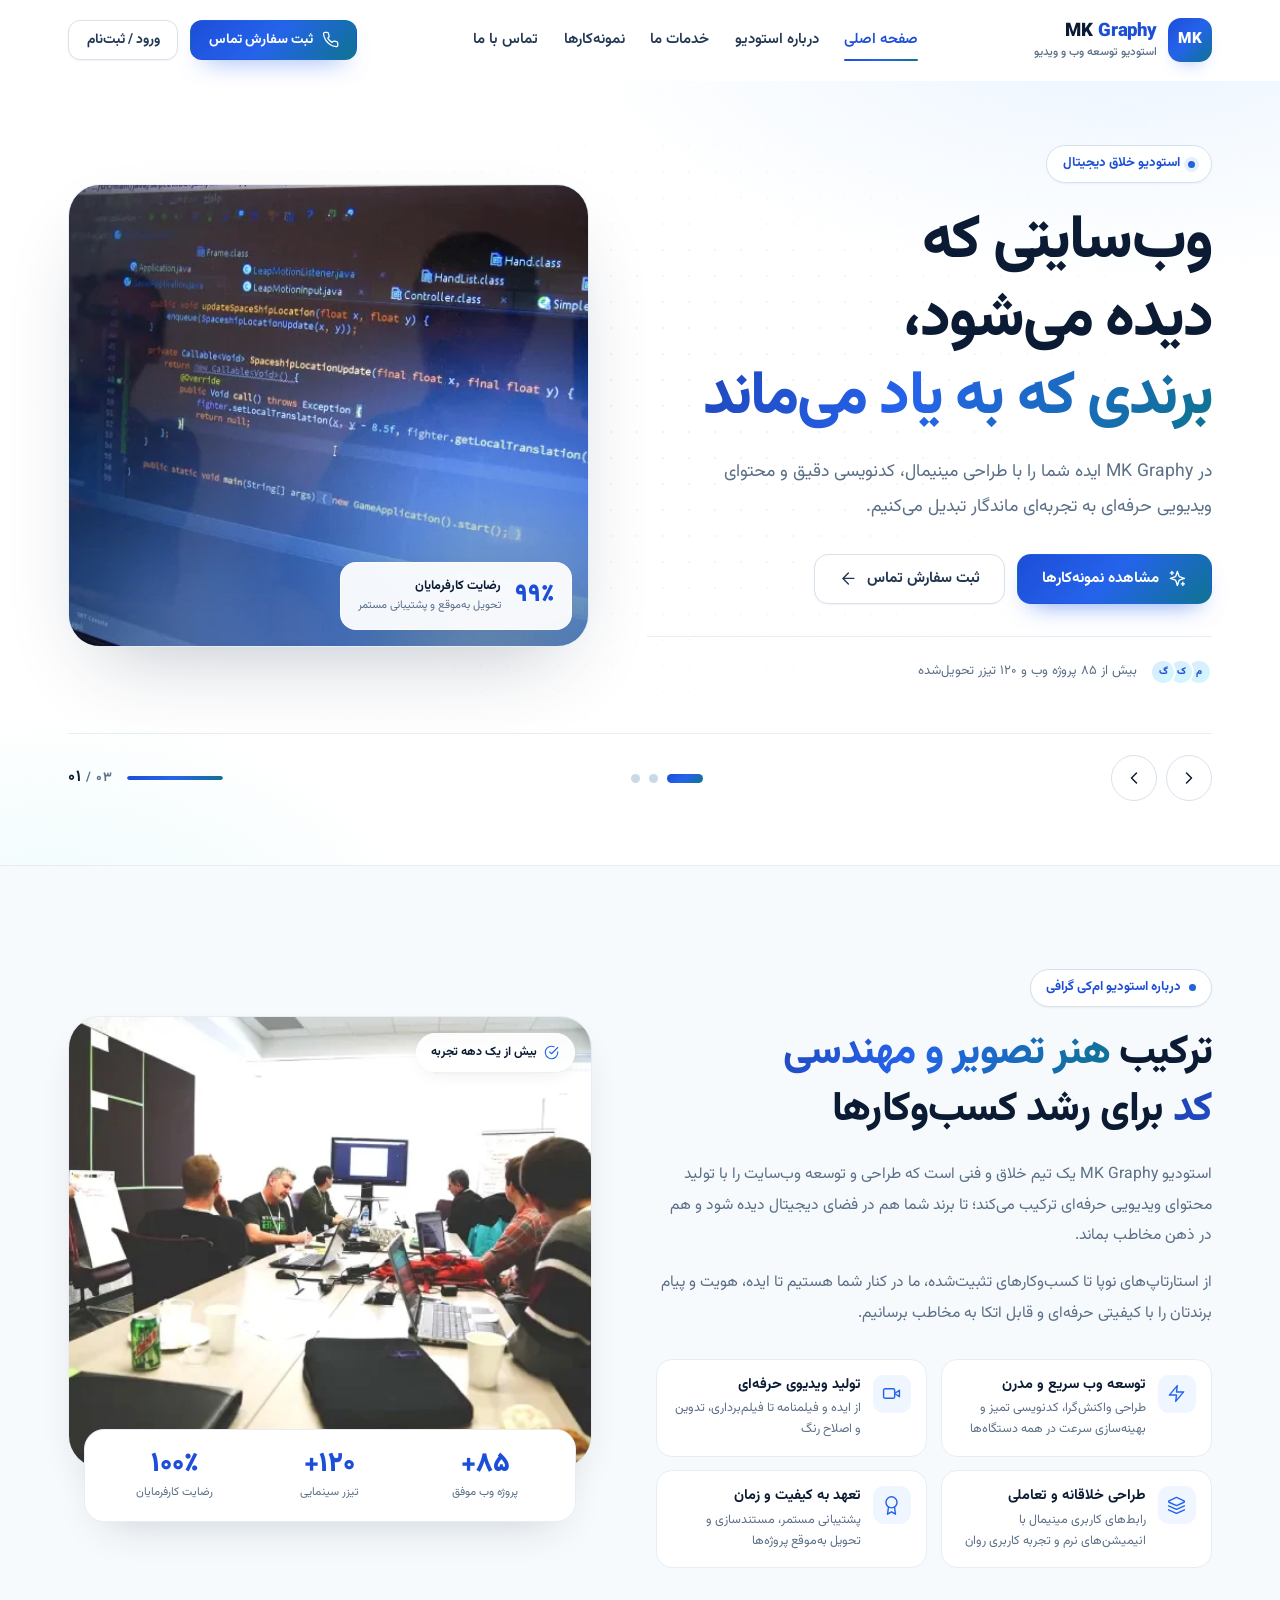
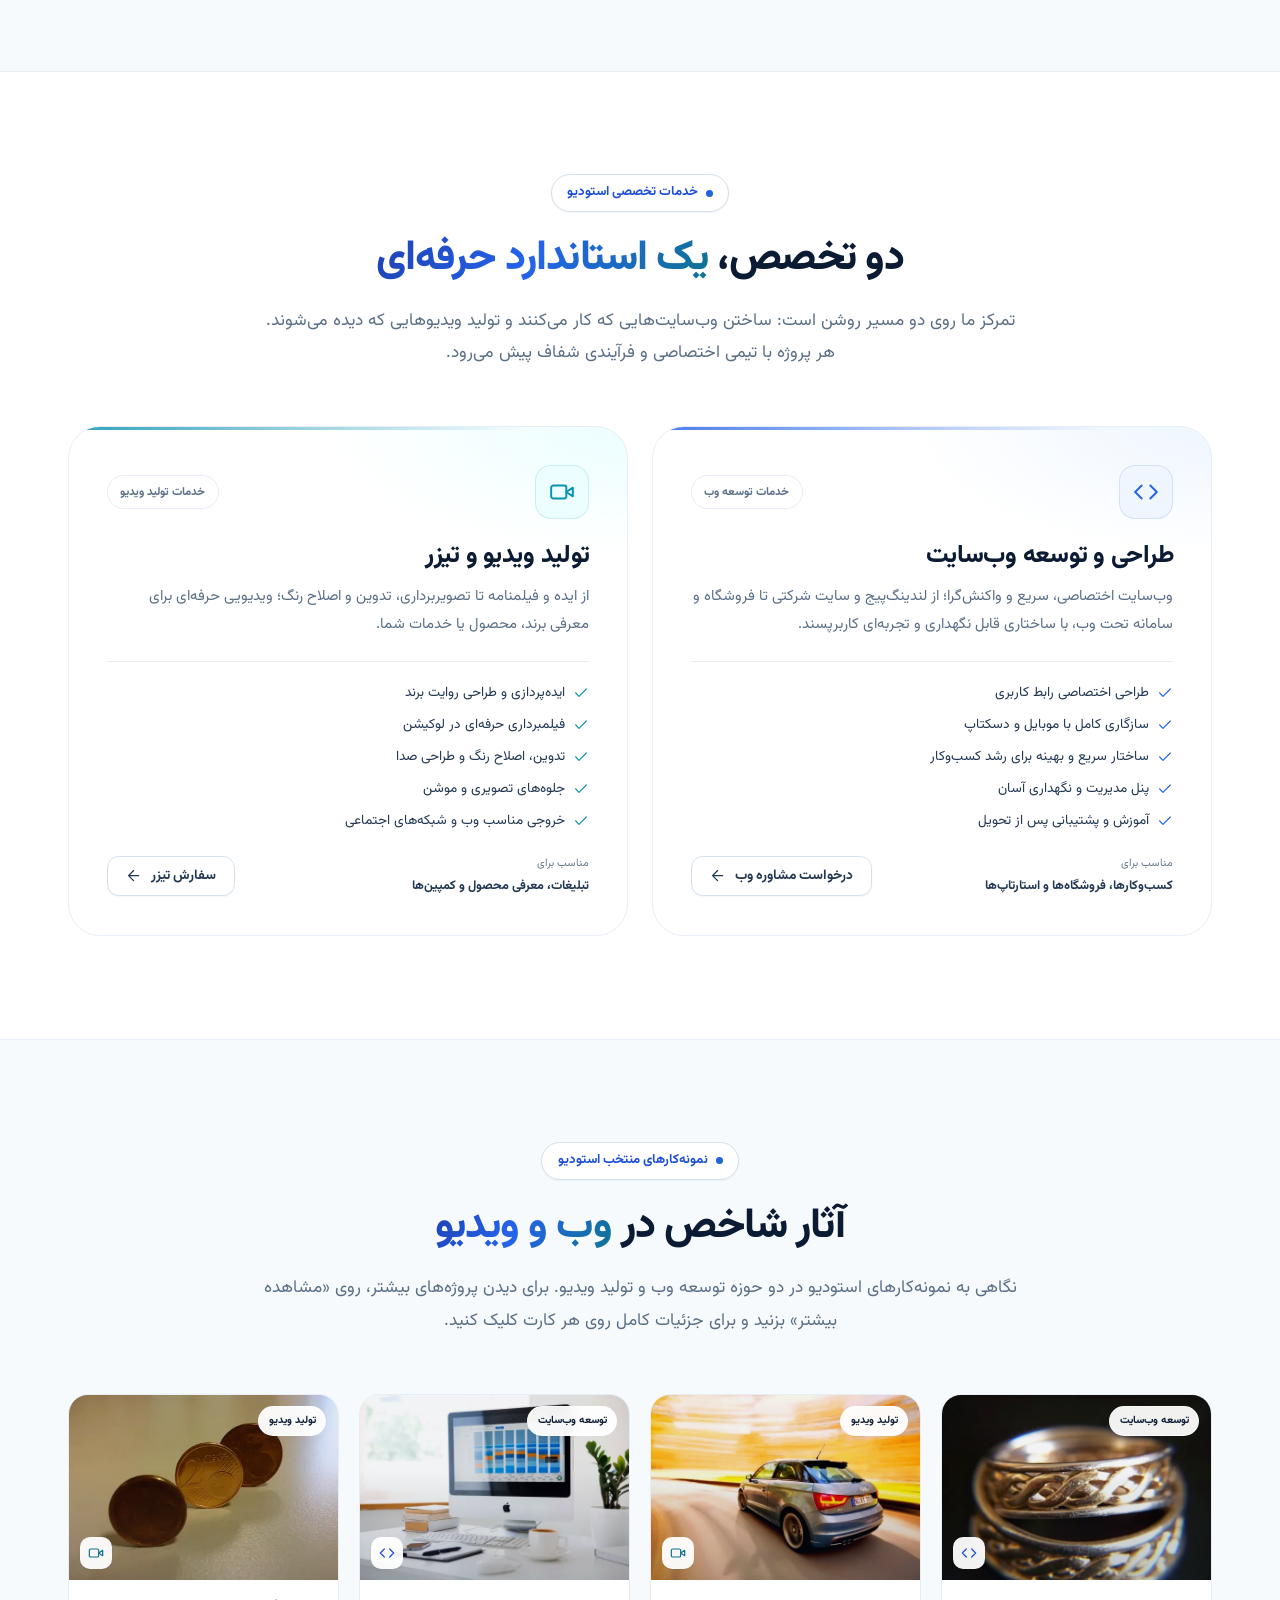
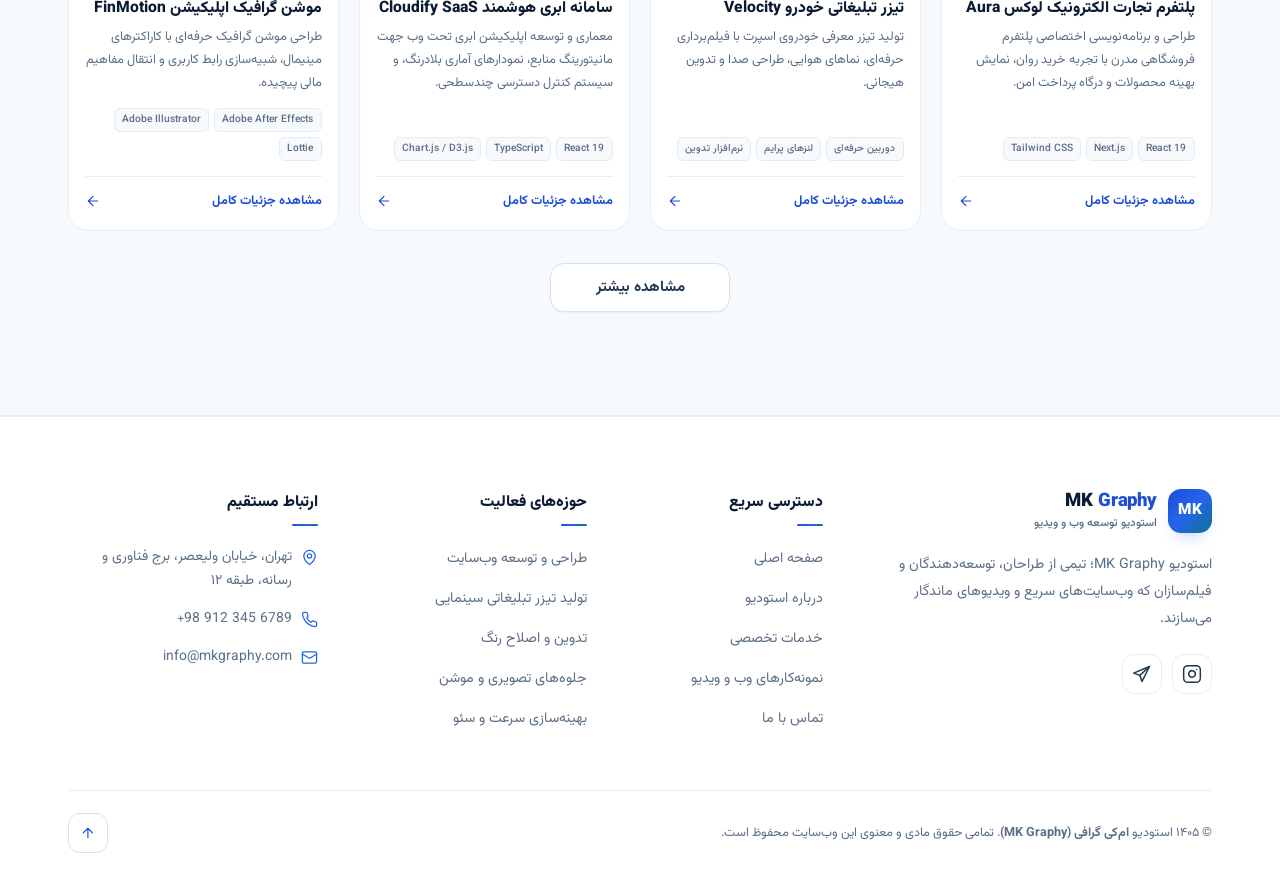
<file: index.html>
<!doctype html>
<html lang="fa" dir="rtl">
  <head>
    <meta charset="UTF-8" />
    <meta name="viewport" content="width=device-width, initial-scale=1.0" />
    <link rel="icon" type="image/png" href="assets/favicon.png" />
    <meta name="theme-color" content="#ffffff" />

    <title>MK Graphy | استودیو تخصصی توسعه وب و تولید ویدیو</title>
    <meta
      name="description"
      content="استودیو MK Graphy؛ طراحی و توسعه وب‌سایت‌های مدرن و تولید تیزرهای تبلیغاتی سینمایی. وب‌سایت سریع، واکنش‌گرا و حرفه‌ای برای رشد کسب‌وکار شما."
    />
    <meta
      name="keywords"
      content="طراحی سایت, توسعه وب, تولید تیزر, فیلمبرداری تبلیغاتی, تدوین ویدیو, موشن گرافیک, MK Graphy, ام کی گرافی"
    />
    <meta property="og:type" content="website" />
    <meta property="og:locale" content="fa_IR" />
    <meta property="og:title" content="MK Graphy | استودیو توسعه وب و تولید ویدیو" />
    <meta
      property="og:description"
      content="وب‌سایت‌های سریع و مدرن، ویدیوهای سینمایی و تجربه‌ای حرفه‌ای برای برند شما."
    />
    <link rel="stylesheet" href="css/base.css" />
    <link rel="stylesheet" href="css/home.css" />
    <script src="js/boot.js"></script>
      <link rel="stylesheet" href="css/auth.css" />
  </head>
  <body>
<svg xmlns="http://www.w3.org/2000/svg" aria-hidden="true" focusable="false" style="position:absolute;width:0;height:0;overflow:hidden">
  <symbol id="icon-menu" viewBox="0 0 24 24" fill="none" stroke="currentColor" stroke-width="1.8" stroke-linecap="round" stroke-linejoin="round">
    <path d="M4 7h16M4 12h16M4 17h16"/>
  </symbol>
  <symbol id="icon-close" viewBox="0 0 24 24" fill="none" stroke="currentColor" stroke-width="1.8" stroke-linecap="round" stroke-linejoin="round">
    <path d="M18 6 6 18M6 6l12 12"/>
  </symbol>
  <symbol id="icon-phone" viewBox="0 0 24 24" fill="none" stroke="currentColor" stroke-width="1.8" stroke-linecap="round" stroke-linejoin="round">
    <path d="M22 16.92v3a2 2 0 0 1-2.18 2 19.79 19.79 0 0 1-8.63-3.07 19.5 19.5 0 0 1-6-6 19.79 19.79 0 0 1-3.07-8.67A2 2 0 0 1 4.11 2h3a2 2 0 0 1 2 1.72 12.84 12.84 0 0 0 .7 2.81 2 2 0 0 1-.45 2.11L8.09 9.91a16 16 0 0 0 6 6l1.27-1.27a2 2 0 0 1 2.11-.45 12.84 12.84 0 0 0 2.81.7A2 2 0 0 1 22 16.92z"/>
  </symbol>
  <symbol id="icon-mail" viewBox="0 0 24 24" fill="none" stroke="currentColor" stroke-width="1.8" stroke-linecap="round" stroke-linejoin="round">
    <rect width="20" height="16" x="2" y="4" rx="2"/>
    <path d="m22 7-8.97 5.7a1.94 1.94 0 0 1-2.06 0L2 7"/>
  </symbol>
  <symbol id="icon-telegram" viewBox="0 0 24 24" fill="none" stroke="currentColor" stroke-width="1.8" stroke-linecap="round" stroke-linejoin="round">
    <path d="m21 3-9 18-2.6-7.4L2 11l19-8Z"/>
    <path d="M21 3 9.4 13.6"/>
  </symbol>
  <symbol id="icon-instagram" viewBox="0 0 24 24" fill="none" stroke="currentColor" stroke-width="1.8" stroke-linecap="round" stroke-linejoin="round">
    <rect width="20" height="20" x="2" y="2" rx="5" ry="5"/>
    <path d="M16 11.37A4 4 0 1 1 12.63 8 4 4 0 0 1 16 11.37z"/>
    <path d="M17.5 6.5h.01"/>
  </symbol>
  <symbol id="icon-location" viewBox="0 0 24 24" fill="none" stroke="currentColor" stroke-width="1.8" stroke-linecap="round" stroke-linejoin="round">
    <path d="M20 10c0 6-8 12-8 12s-8-6-8-12a8 8 0 0 1 16 0Z"/>
    <circle cx="12" cy="10" r="3"/>
  </symbol>
  <symbol id="icon-clock" viewBox="0 0 24 24" fill="none" stroke="currentColor" stroke-width="1.8" stroke-linecap="round" stroke-linejoin="round">
    <circle cx="12" cy="12" r="10"/>
    <path d="M12 6v6l4 2"/>
  </symbol>
  <symbol id="icon-arrow-up" viewBox="0 0 24 24" fill="none" stroke="currentColor" stroke-width="1.8" stroke-linecap="round" stroke-linejoin="round">
    <path d="M12 19V5M5 12l7-7 7 7"/>
  </symbol>
  <symbol id="icon-arrow-left" viewBox="0 0 24 24" fill="none" stroke="currentColor" stroke-width="1.8" stroke-linecap="round" stroke-linejoin="round">
    <path d="M19 12H5M12 19l-7-7 7-7"/>
  </symbol>
  <symbol id="icon-arrow-right" viewBox="0 0 24 24" fill="none" stroke="currentColor" stroke-width="1.8" stroke-linecap="round" stroke-linejoin="round">
    <path d="M5 12h14M12 5l7 7-7 7"/>
  </symbol>
  <symbol id="icon-chevron-right" viewBox="0 0 24 24" fill="none" stroke="currentColor" stroke-width="1.8" stroke-linecap="round" stroke-linejoin="round">
    <path d="m9 18 6-6-6-6"/>
  </symbol>
  <symbol id="icon-chevron-left" viewBox="0 0 24 24" fill="none" stroke="currentColor" stroke-width="1.8" stroke-linecap="round" stroke-linejoin="round">
    <path d="m15 18-6-6 6-6"/>
  </symbol>
  <symbol id="icon-chevron-down" viewBox="0 0 24 24" fill="none" stroke="currentColor" stroke-width="1.8" stroke-linecap="round" stroke-linejoin="round">
    <path d="m6 9 6 6 6-6"/>
  </symbol>
  <symbol id="icon-sparkles" viewBox="0 0 24 24" fill="none" stroke="currentColor" stroke-width="1.8" stroke-linecap="round" stroke-linejoin="round">
    <path d="m12 3-1.912 5.813a2 2 0 0 1-1.275 1.275L3 12l5.813 1.912a2 2 0 0 1 1.275 1.275L12 21l1.912-5.813a2 2 0 0 1 1.275-1.275L21 12l-5.813-1.912a2 2 0 0 1-1.275-1.275L12 3Z"/>
    <path d="M5 3v4M3 5h4M19 17v4M17 19h4"/>
  </symbol>
  <symbol id="icon-check" viewBox="0 0 24 24" fill="none" stroke="currentColor" stroke-width="1.8" stroke-linecap="round" stroke-linejoin="round">
    <path d="M20 6 9 17l-5-5"/>
  </symbol>
  <symbol id="icon-check-circle" viewBox="0 0 24 24" fill="none" stroke="currentColor" stroke-width="1.8" stroke-linecap="round" stroke-linejoin="round">
    <path d="M22 11.08V12a10 10 0 1 1-5.93-9.14"/>
    <path d="m22 4-10 10-3-3"/>
  </symbol>
  <symbol id="icon-code" viewBox="0 0 24 24" fill="none" stroke="currentColor" stroke-width="1.8" stroke-linecap="round" stroke-linejoin="round">
    <path d="m16 18 6-6-6-6M8 6l-6 6 6 6"/>
  </symbol>
  <symbol id="icon-video" viewBox="0 0 24 24" fill="none" stroke="currentColor" stroke-width="1.8" stroke-linecap="round" stroke-linejoin="round">
    <path d="m22 8-6 4 6 4V8Z"/>
    <rect width="14" height="12" x="2" y="6" rx="2"/>
  </symbol>
  <symbol id="icon-layers" viewBox="0 0 24 24" fill="none" stroke="currentColor" stroke-width="1.8" stroke-linecap="round" stroke-linejoin="round">
    <path d="m12.83 2.18a2 2 0 0 0-1.66 0L2.6 6.08a1 1 0 0 0 0 1.83l8.58 3.91a2 2 0 0 0 1.66 0l8.58-3.9a1 1 0 0 0 0-1.83Z"/>
    <path d="m22 12.5-9.17 4.16a2 2 0 0 1-1.66 0L2 12.5"/>
    <path d="m22 17.5-9.17 4.16a2 2 0 0 1-1.66 0L2 17.5"/>
  </symbol>
  <symbol id="icon-zap" viewBox="0 0 24 24" fill="none" stroke="currentColor" stroke-width="1.8" stroke-linecap="round" stroke-linejoin="round">
    <path d="M13 2 3 14h9l-1 8 10-12h-9l1-8Z"/>
  </symbol>
  <symbol id="icon-award" viewBox="0 0 24 24" fill="none" stroke="currentColor" stroke-width="1.8" stroke-linecap="round" stroke-linejoin="round">
    <circle cx="12" cy="8" r="7"/>
    <path d="M8.21 13.89 7 23l5-3 5 3-1.21-9.12"/>
  </symbol>
  <symbol id="icon-quote" viewBox="0 0 24 24" fill="none" stroke="currentColor" stroke-width="1.8" stroke-linecap="round" stroke-linejoin="round">
    <path d="M3 21c3 0 7-1 7-8V5c0-.6-.4-1-1-1H4c-.6 0-1 .4-1 1v5c0 .6.4 1 1 1h3c0 3-1 5-4 5v5Z"/>
    <path d="M14 21c3 0 7-1 7-8V5c0-.6-.4-1-1-1h-5c-.6 0-1 .4-1 1v5c0 .6.4 1 1 1h3c0 3-1 5-4 5v5Z"/>
  </symbol>
</svg>

    <a class="skip-link" href="#main">پرش به محتوای اصلی</a>

    <header class="site-header" data-header>
      <div class="container header-inner">
        <a class="brand" href="index.html" aria-label="MK Graphy — صفحه اصلی">
          <span class="brand-mark" aria-hidden="true">MK</span>
          <span class="brand-copy">
            <span class="brand-name">MK <span>Graphy</span></span>
            <span class="brand-tagline">استودیو توسعه وب و ویدیو</span>
          </span>
        </a>

        <nav class="desktop-nav" aria-label="منوی اصلی">
          <ul>
            <li><a class="nav-link" href="index.html" aria-current="page">صفحه اصلی</a></li>
            <li><a class="nav-link" href="#about">درباره استودیو</a></li>
            <li><a class="nav-link" href="#services">خدمات ما</a></li>
            <li><a class="nav-link" href="#portfolio">نمونه‌کارها</a></li>
            <li><a class="nav-link" href="contact.html" >تماس با ما</a></li>
          </ul>
        </nav>

        <div class="header-actions">
          <button class="btn btn-primary btn-sm nav-call-btn" type="button" data-open-call>
            <svg class="icon" aria-hidden="true"><use href="#icon-phone"></use></svg>
            <span>ثبت سفارش تماس</span>
          </button>
          <div class="auth-slot" data-auth-slot>
            <button class="btn btn-secondary btn-sm auth-btn" type="button" data-open-auth>
              ورود / ثبت‌نام
            </button>
          </div>
          <button
            class="menu-toggle"
            type="button"
            aria-label="باز کردن منو"
            aria-expanded="false"
            aria-controls="mobile-menu"
            data-menu-toggle
          >
            <svg class="icon" aria-hidden="true"><use href="#icon-menu"></use></svg>
          </button>
        </div>
      </div>
    </header>

    <div class="mobile-menu" id="mobile-menu" data-mobile-menu hidden>
      <div class="mobile-menu-head">
        <a class="brand" href="index.html" aria-label="MK Graphy — صفحه اصلی">
          <span class="brand-mark" aria-hidden="true">MK</span>
          <span class="brand-copy">
            <span class="brand-name">MK <span>Graphy</span></span>
            <span class="brand-tagline">استودیو توسعه وب و ویدیو</span>
          </span>
        </a>
        <button class="mobile-close" type="button" aria-label="بستن منو" data-menu-close>
          <svg class="icon" aria-hidden="true"><use href="#icon-close"></use></svg>
        </button>
      </div>

      <nav class="mobile-nav" aria-label="منوی موبایل">
        <a href="index.html" aria-current="page">
          <span>صفحه اصلی</span>
          <svg class="icon" aria-hidden="true"><use href="#icon-chevron-left"></use></svg>
        </a>
        <a href="#about">
          <span>درباره استودیو</span>
          <svg class="icon" aria-hidden="true"><use href="#icon-chevron-left"></use></svg>
        </a>
        <a href="#services">
          <span>خدمات ما</span>
          <svg class="icon" aria-hidden="true"><use href="#icon-chevron-left"></use></svg>
        </a>
        <a href="#portfolio">
          <span>نمونه‌کارها</span>
          <svg class="icon" aria-hidden="true"><use href="#icon-chevron-left"></use></svg>
        </a>
        <a href="contact.html" >
          <span>تماس با ما</span>
          <svg class="icon" aria-hidden="true"><use href="#icon-chevron-left"></use></svg>
        </a>
      </nav>

      <div class="mobile-menu-foot">
        <div class="mobile-auth-slot" data-mobile-auth-slot>
          <button class="btn btn-secondary btn-block" type="button" data-open-auth>ورود / ثبت‌نام</button>
        </div>
        <button class="btn btn-primary btn-block" type="button" data-open-call>
          <svg class="icon" aria-hidden="true"><use href="#icon-phone"></use></svg>
          <span>ثبت سفارش تماس</span>
        </button>
        <a class="btn btn-secondary btn-block" href="tel:+989123456789" dir="ltr">
          <svg class="icon" aria-hidden="true"><use href="#icon-phone"></use></svg>
          <span>+98 912 345 6789</span>
        </a>
        <p class="mobile-menu-note">شنبه تا چهارشنبه، ۹ صبح تا ۶ عصر</p>
      </div>
    </div>

    <main id="main">
      <h1 class="sr-only">MK Graphy — استودیو تخصصی توسعه وب و تولید ویدیو</h1>

      <!-- Hero slider -->
      <section class="hero" id="top" aria-label="معرفی استودیو">
        <div class="container">
          <div class="hero-slider" data-slider>
            <article class="hero-slide is-active" data-slide aria-hidden="false" aria-label="اسلاید ۱ از ۳">
              <div class="hero-content">
                <div class="hero-eyebrow">
                  <span class="hero-eyebrow-dot" aria-hidden="true"></span>
                  <span>استودیو خلاق دیجیتال</span>
                </div>

                <h2 class="hero-title">
                  وب‌سایتی که دیده می‌شود،
                  <span class="title-highlight">برندی که به یاد می‌ماند</span>
                </h2>

                <p class="hero-description">
                  در MK Graphy ایده شما را با طراحی مینیمال، کدنویسی دقیق و محتوای ویدیویی حرفه‌ای
                  به تجربه‌ای ماندگار تبدیل می‌کنیم.
                </p>

                <div class="hero-actions">
                  <a class="btn btn-primary" href="#portfolio">
                    <svg class="icon" aria-hidden="true"><use href="#icon-sparkles"></use></svg>
                    <span>مشاهده نمونه‌کارها</span>
                  </a>
                  <button class="btn btn-secondary" type="button" data-open-call>
                    <span>ثبت سفارش تماس</span>
                    <svg class="icon" aria-hidden="true"><use href="#icon-arrow-left"></use></svg>
                  </button>
                </div>

                <div class="hero-trust">
                  <span class="hero-trust-avatars" aria-hidden="true">
                    <span>م</span><span>ک</span><span>گ</span>
                  </span>
                  <span>بیش از ۸۵ پروژه وب و ۱۲۰ تیزر تحویل‌شده</span>
                </div>
              </div>

              <div class="hero-visual">
                <div class="hero-media" data-media>
                  <img
                    src="assets/images/hero-web.webp"
                    alt="تصویرسازی کدنویسی و توسعه وب در استودیو MK Graphy"
                    width="1200"
                    height="900"
                    loading="eager"
                    fetchpriority="high"
                  />
                  <div class="hero-stat">
                    <div class="hero-stat-value">۹۹٪</div>
                    <div class="hero-stat-text">
                      <span class="hero-stat-label">رضایت کارفرمایان</span>
                      <span class="hero-stat-detail">تحویل به‌موقع و پشتیبانی مستمر</span>
                    </div>
                  </div>
                </div>
              </div>
            </article>

            <article class="hero-slide" data-slide aria-hidden="true" aria-label="اسلاید ۲ از ۳">
              <div class="hero-content">
                <div class="hero-eyebrow">
                  <span class="hero-eyebrow-dot" aria-hidden="true"></span>
                  <span>تولید ویدیو و تیزر سینمایی</span>
                </div>

                <h2 class="hero-title">
                  برند شما شایسته روایتی
                  <span class="title-highlight">سینمایی و ماندگار است</span>
                </h2>

                <p class="hero-description">
                  از فیلمنامه و استوری‌برد تا فیلم‌برداری، تدوین و اصلاح رنگ؛ تیم ویدیویی ما پیام
                  برند شما را با کیفیت حرفه‌ای روایت می‌کند.
                </p>

                <div class="hero-actions">
                  <a class="btn btn-primary" href="#portfolio">
                    <svg class="icon" aria-hidden="true"><use href="#icon-video"></use></svg>
                    <span>پروژه‌های ویدیویی</span>
                  </a>
                  <button class="btn btn-secondary" type="button" data-open-call>
                    <span>سفارش تیزر</span>
                    <svg class="icon" aria-hidden="true"><use href="#icon-arrow-left"></use></svg>
                  </button>
                </div>

                <div class="hero-trust">
                  <span class="hero-trust-avatars" aria-hidden="true">
                    <span>+</span><span>۵</span><span>۰</span>
                  </span>
                  <span>بیش از ۵۰ تیزر و پروژه ویدیویی موفق</span>
                </div>
              </div>

              <div class="hero-visual">
                <div class="hero-media" data-media>
                  <img
                    src="assets/images/hero-video.webp"
                    alt="تیم فیلمبرداری و تولید ویدیو"
                    width="1200"
                    height="900"
                    loading="lazy"
                  />
                  <div class="hero-stat">
                    <div class="hero-stat-value">+۵۰</div>
                    <div class="hero-stat-text">
                      <span class="hero-stat-label">تیزر و پروژه ویدیویی</span>
                      <span class="hero-stat-detail">از ایده و استوری‌برد تا خروجی نهایی</span>
                    </div>
                  </div>
                </div>
              </div>
            </article>

            <article class="hero-slide" data-slide aria-hidden="true" aria-label="اسلاید ۳ از ۳">
              <div class="hero-content">
                <div class="hero-eyebrow">
                  <span class="hero-eyebrow-dot" aria-hidden="true"></span>
                  <span>توسعه وب و تجربه کاربری</span>
                </div>

                <h2 class="hero-title">
                  طراحی مینیمال، سرعت بالا،
                  <span class="title-highlight">نتیجه‌ای که می‌ماند</span>
                </h2>

                <p class="hero-description">
                  وب‌سایت‌هایی واکنش‌گرا، سریع و سئوپذیر می‌سازیم که بازدیدکننده را به مشتری تبدیل
                  می‌کنند؛ با تمرکز بر جزئیات و تجربه کاربری.
                </p>

                <div class="hero-actions">
                  <a class="btn btn-primary" href="#services">
                    <svg class="icon" aria-hidden="true"><use href="#icon-code"></use></svg>
                    <span>خدمات توسعه وب</span>
                  </a>
                  <button class="btn btn-secondary" type="button" data-open-call>
                    <span>دریافت مشاوره</span>
                    <svg class="icon" aria-hidden="true"><use href="#icon-arrow-left"></use></svg>
                  </button>
                </div>

                <div class="hero-trust">
                  <span class="hero-trust-avatars" aria-hidden="true">
                    <span>۱</span><span>۰</span><span>۰</span>
                  </span>
                  <span>طراحی اختصاصی، پشتیبانی و تحویل مستند</span>
                </div>
              </div>

              <div class="hero-visual">
                <div class="hero-media" data-media>
                  <img
                    src="assets/images/hero-design.webp"
                    alt="تصویرسازی طراحی رابط کاربری وب‌سایت"
                    width="1200"
                    height="900"
                    loading="lazy"
                  />
                  <div class="hero-stat">
                    <div class="hero-stat-value">۱۰۰</div>
                    <div class="hero-stat-text">
                      <span class="hero-stat-label">امتیاز سرعت و سئو</span>
                      <span class="hero-stat-detail">بهینه‌سازی فنی برای موتورهای جستجو</span>
                    </div>
                  </div>
                </div>
              </div>
            </article>
          </div>

          <div class="hero-footer">
            <div class="slider-arrows">
              <button class="slider-arrow" type="button" aria-label="اسلاید قبلی" data-slider-prev>
                <svg class="icon" aria-hidden="true"><use href="#icon-chevron-right"></use></svg>
              </button>
              <button class="slider-arrow" type="button" aria-label="اسلاید بعدی" data-slider-next>
                <svg class="icon" aria-hidden="true"><use href="#icon-chevron-left"></use></svg>
              </button>
            </div>

            <div class="slider-center" role="tablist" aria-label="انتخاب اسلاید">
              <button class="slider-dot is-active" type="button" role="tab" aria-selected="true" aria-label="اسلاید اول" data-slide-to="0"></button>
              <button class="slider-dot" type="button" role="tab" aria-selected="false" aria-label="اسلاید دوم" data-slide-to="1"></button>
              <button class="slider-dot" type="button" role="tab" aria-selected="false" aria-label="اسلاید سوم" data-slide-to="2"></button>
            </div>

            <div class="slider-end">
              <div class="slider-progress" data-slider-progress aria-hidden="true"><span></span></div>
              <div class="slider-count" aria-hidden="true">
                <strong data-slide-current>۰۱</strong>
                <span>/</span>
                <span>۰۳</span>
              </div>
            </div>
          </div>

          <p class="sr-only" aria-live="polite" data-slider-status>اسلاید ۱ از ۳</p>
        </div>
      </section>

      <!-- About -->
      <section class="section about" id="about">
        <div class="container about-grid">
          <div class="about-copy" data-reveal>
            <div class="eyebrow">درباره استودیو ام‌کی گرافی</div>
            <h2>
              ترکیب <span class="text-gradient">هنر تصویر و مهندسی کد</span> برای رشد کسب‌وکارها
            </h2>
            <p>
              استودیو MK Graphy یک تیم خلاق و فنی است که طراحی و توسعه وب‌سایت را با تولید محتوای
              ویدیویی حرفه‌ای ترکیب می‌کند؛ تا برند شما هم در فضای دیجیتال دیده شود و هم در ذهن
              مخاطب بماند.
            </p>
            <p>
              از استارتاپ‌های نوپا تا کسب‌وکارهای تثبیت‌شده، ما در کنار شما هستیم تا ایده، هویت و
              پیام برندتان را با کیفیتی حرفه‌ای و قابل اتکا به مخاطب برسانیم.
            </p>

            <div class="about-highlights">
              <div class="about-highlight">
                <span class="about-highlight-icon">
                  <svg class="icon" aria-hidden="true"><use href="#icon-zap"></use></svg>
                </span>
                <div>
                  <h3>توسعه وب سریع و مدرن</h3>
                  <p>طراحی واکنش‌گرا، کدنویسی تمیز و بهینه‌سازی سرعت در همه دستگاه‌ها</p>
                </div>
              </div>
              <div class="about-highlight">
                <span class="about-highlight-icon">
                  <svg class="icon" aria-hidden="true"><use href="#icon-video"></use></svg>
                </span>
                <div>
                  <h3>تولید ویدیوی حرفه‌ای</h3>
                  <p>از ایده و فیلمنامه تا فیلم‌برداری، تدوین و اصلاح رنگ</p>
                </div>
              </div>
              <div class="about-highlight">
                <span class="about-highlight-icon">
                  <svg class="icon" aria-hidden="true"><use href="#icon-layers"></use></svg>
                </span>
                <div>
                  <h3>طراحی خلاقانه و تعاملی</h3>
                  <p>رابط‌های کاربری مینیمال با انیمیشن‌های نرم و تجربه کاربری روان</p>
                </div>
              </div>
              <div class="about-highlight">
                <span class="about-highlight-icon">
                  <svg class="icon" aria-hidden="true"><use href="#icon-award"></use></svg>
                </span>
                <div>
                  <h3>تعهد به کیفیت و زمان</h3>
                  <p>پشتیبانی مستمر، مستندسازی و تحویل به‌موقع پروژه‌ها</p>
                </div>
              </div>
            </div>
          </div>

          <div class="about-media" data-reveal style="--reveal-delay: 120ms">
            <div class="about-photo" data-media>
              <img
                src="assets/images/about-studio.webp"
                alt="تصویرسازی فضای کاری خلاق استودیو MK Graphy"
                width="1100"
                height="800"
                loading="lazy"
              />
              <span class="about-badge">
                <svg class="icon" aria-hidden="true"><use href="#icon-check-circle"></use></svg>
                بیش از یک دهه تجربه
              </span>
            </div>

            <div class="about-stats">
              <div>
                <div class="about-stat-value">+۸۵</div>
                <div class="about-stat-label">پروژه وب موفق</div>
              </div>
              <div>
                <div class="about-stat-value">+۱۲۰</div>
                <div class="about-stat-label">تیزر سینمایی</div>
              </div>
              <div>
                <div class="about-stat-value">۱۰۰٪</div>
                <div class="about-stat-label">رضایت کارفرمایان</div>
              </div>
            </div>
          </div>
        </div>
      </section>

      <!-- Services (two focused cards) -->
      <section class="section services" id="services">
        <div class="container">
          <div class="section-head" data-reveal>
            <div class="eyebrow">خدمات تخصصی استودیو</div>
            <h2>دو تخصص، <span class="text-gradient">یک استاندارد حرفه‌ای</span></h2>
            <p>
              تمرکز ما روی دو مسیر روشن است: ساختن وب‌سایت‌هایی که کار می‌کنند و تولید ویدیوهایی که
              دیده می‌شوند. هر پروژه با تیمی اختصاصی و فرآیندی شفاف پیش می‌رود.
            </p>
          </div>

          <div class="services-grid">
            <article class="service-card" data-reveal>
              <div class="service-top">
                <span class="service-icon">
                  <svg class="icon" aria-hidden="true"><use href="#icon-code"></use></svg>
                </span>
                <span class="service-chip">خدمات توسعه وب</span>
              </div>
              <h3>طراحی و توسعه وب‌سایت</h3>
              <p class="service-desc">
                وب‌سایت اختصاصی، سریع و واکنش‌گرا؛ از لندینگ‌پیج و سایت شرکتی تا فروشگاه و سامانه
                تحت وب، با ساختاری قابل نگهداری و تجربه‌ای کاربرپسند.
              </p>
              <ul class="service-features">
                <li class="service-feature">
                  <svg class="icon" aria-hidden="true"><use href="#icon-check"></use></svg>
                  <span>طراحی اختصاصی رابط کاربری</span>
                </li>
                <li class="service-feature">
                  <svg class="icon" aria-hidden="true"><use href="#icon-check"></use></svg>
                  <span>سازگاری کامل با موبایل و دسکتاپ</span>
                </li>
                <li class="service-feature">
                  <svg class="icon" aria-hidden="true"><use href="#icon-check"></use></svg>
                  <span>ساختار سریع و بهینه برای رشد کسب‌وکار</span>
                </li>
                <li class="service-feature">
                  <svg class="icon" aria-hidden="true"><use href="#icon-check"></use></svg>
                  <span>پنل مدیریت و نگهداری آسان</span>
                </li>
                <li class="service-feature">
                  <svg class="icon" aria-hidden="true"><use href="#icon-check"></use></svg>
                  <span>آموزش و پشتیبانی پس از تحویل</span>
                </li>
              </ul>
              <div class="service-footer">
                <div class="service-meta">
                  <span>مناسب برای</span>
                  <strong>کسب‌وکارها، فروشگاه‌ها و استارتاپ‌ها</strong>
                </div>
                <a class="btn btn-secondary btn-sm" href="contact.html?service=web">
                  <span>درخواست مشاوره وب</span>
                  <svg class="icon" aria-hidden="true"><use href="#icon-arrow-left"></use></svg>
                </a>
              </div>
            </article>

            <article class="service-card service-card--video" data-reveal style="--reveal-delay: 100ms">
              <div class="service-top">
                <span class="service-icon">
                  <svg class="icon" aria-hidden="true"><use href="#icon-video"></use></svg>
                </span>
                <span class="service-chip">خدمات تولید ویدیو</span>
              </div>
              <h3>تولید ویدیو و تیزر</h3>
              <p class="service-desc">
                از ایده و فیلمنامه تا تصویربرداری، تدوین و اصلاح رنگ؛ ویدیویی حرفه‌ای برای معرفی
                برند، محصول یا خدمات شما.
              </p>
              <ul class="service-features">
                <li class="service-feature">
                  <svg class="icon" aria-hidden="true"><use href="#icon-check"></use></svg>
                  <span>ایده‌پردازی و طراحی روایت برند</span>
                </li>
                <li class="service-feature">
                  <svg class="icon" aria-hidden="true"><use href="#icon-check"></use></svg>
                  <span>فیلمبرداری حرفه‌ای در لوکیشن</span>
                </li>
                <li class="service-feature">
                  <svg class="icon" aria-hidden="true"><use href="#icon-check"></use></svg>
                  <span>تدوین، اصلاح رنگ و طراحی صدا</span>
                </li>
                <li class="service-feature">
                  <svg class="icon" aria-hidden="true"><use href="#icon-check"></use></svg>
                  <span>جلوه‌های تصویری و موشن</span>
                </li>
                <li class="service-feature">
                  <svg class="icon" aria-hidden="true"><use href="#icon-check"></use></svg>
                  <span>خروجی مناسب وب و شبکه‌های اجتماعی</span>
                </li>
              </ul>
              <div class="service-footer">
                <div class="service-meta">
                  <span>مناسب برای</span>
                  <strong>تبلیغات، معرفی محصول و کمپین‌ها</strong>
                </div>
                <a class="btn btn-secondary btn-sm" href="contact.html?service=video">
                  <span>سفارش تیزر</span>
                  <svg class="icon" aria-hidden="true"><use href="#icon-arrow-left"></use></svg>
                </a>
              </div>
            </article>
          </div>
        </div>
      </section>

      <!-- Portfolio -->
      <section class="section portfolio" id="portfolio">
        <div class="container">
          <div class="section-head" data-reveal>
            <div class="eyebrow">نمونه‌کارهای منتخب استودیو</div>
            <h2>آثار شاخص در <span class="text-gradient">وب و ویدیو</span></h2>
            <p>
              نگاهی به نمونه‌کارهای استودیو در دو حوزه توسعه وب و تولید ویدیو. برای دیدن پروژه‌های
              بیشتر، روی «مشاهده بیشتر» بزنید و برای جزئیات کامل روی هر کارت کلیک کنید.
            </p>
          </div>

          <div class="portfolio-grid" data-portfolio-grid aria-live="polite"></div>

          <div class="portfolio-more" data-portfolio-more-wrap hidden>
            <button class="btn btn-secondary" type="button" data-portfolio-more>مشاهده بیشتر</button>
          </div>

          <noscript>
            <p style="text-align: center; margin-top: 1.5rem">
              برای مشاهده کامل نمونه‌کارها، لطفاً جاوااسکریپت مرورگر خود را فعال کنید.
            </p>
          </noscript>
        </div>
      </section>
    </main>

    <footer class="site-footer">
      <div class="container">
        <div class="footer-grid">
          <div>
            <a class="brand" href="index.html" aria-label="MK Graphy — صفحه اصلی">
              <span class="brand-mark" aria-hidden="true">MK</span>
              <span class="brand-copy">
                <span class="brand-name">MK <span>Graphy</span></span>
                <span class="brand-tagline">استودیو توسعه وب و ویدیو</span>
              </span>
            </a>
            <p class="footer-about">
              استودیو MK Graphy؛ تیمی از طراحان، توسعه‌دهندگان و فیلم‌سازان که وب‌سایت‌های سریع و
              ویدیوهای ماندگار می‌سازند.
            </p>
            <div class="footer-social">
              <a class="social-btn" href="https://instagram.com/mkgraphy" aria-label="صفحه اینستاگرام MK Graphy">
                <svg class="icon" aria-hidden="true"><use href="#icon-instagram"></use></svg>
              </a>
              <a class="social-btn" href="https://t.me/mkgraphy" aria-label="کانال تلگرام MK Graphy">
                <svg class="icon" aria-hidden="true"><use href="#icon-telegram"></use></svg>
              </a>
            </div>
          </div>

          <div>
            <h2 class="footer-title">دسترسی سریع</h2>
            <ul class="footer-links">
              <li><a href="index.html">صفحه اصلی</a></li>
              <li><a href="index.html#about">درباره استودیو</a></li>
              <li><a href="index.html#services">خدمات تخصصی</a></li>
              <li><a href="index.html#portfolio">نمونه‌کارهای وب و ویدیو</a></li>
              <li><a href="contact.html">تماس با ما</a></li>
            </ul>
          </div>

          <div>
            <h2 class="footer-title">حوزه‌های فعالیت</h2>
            <ul class="footer-links">
              <li><a href="index.html#services">طراحی و توسعه وب‌سایت</a></li>
              <li><a href="index.html#services">تولید تیزر تبلیغاتی سینمایی</a></li>
              <li><a href="index.html#services">تدوین و اصلاح رنگ</a></li>
              <li><a href="index.html#services">جلوه‌های تصویری و موشن</a></li>
              <li><a href="index.html#services">بهینه‌سازی سرعت و سئو</a></li>
            </ul>
          </div>

          <div>
            <h2 class="footer-title">ارتباط مستقیم</h2>
            <div class="footer-contact">
              <div class="footer-contact-item">
                <svg class="icon" aria-hidden="true"><use href="#icon-location"></use></svg>
                <span>تهران، خیابان ولیعصر، برج فناوری و رسانه، طبقه ۱۲</span>
              </div>
              <a class="footer-contact-item" href="tel:+989123456789">
                <svg class="icon" aria-hidden="true"><use href="#icon-phone"></use></svg>
                <span dir="ltr">+98 912 345 6789</span>
              </a>
              <a class="footer-contact-item" href="mailto:info@mkgraphy.com">
                <svg class="icon" aria-hidden="true"><use href="#icon-mail"></use></svg>
                <span dir="ltr">info@mkgraphy.com</span>
              </a>
            </div>
          </div>
        </div>

        <div class="footer-bottom">
          <p>
            © <span data-year>۱۴۰۵</span> استودیو <strong>ام‌کی گرافی (MK Graphy)</strong>. تمامی
            حقوق مادی و معنوی این وب‌سایت محفوظ است.
          </p>
          <button class="to-top" type="button" aria-label="بازگشت به ابتدای صفحه" data-to-top>
            <svg class="icon" aria-hidden="true"><use href="#icon-arrow-up"></use></svg>
          </button>
        </div>
      </div>
    </footer>

    <script defer src="js/shared.js"></script>
    <script defer src="js/api.js"></script>
    <script defer src="js/auth.js"></script>
    <script defer src="js/static-projects.js"></script>
    <script defer src="js/main.js"></script>
  </body>
</html>
</file>
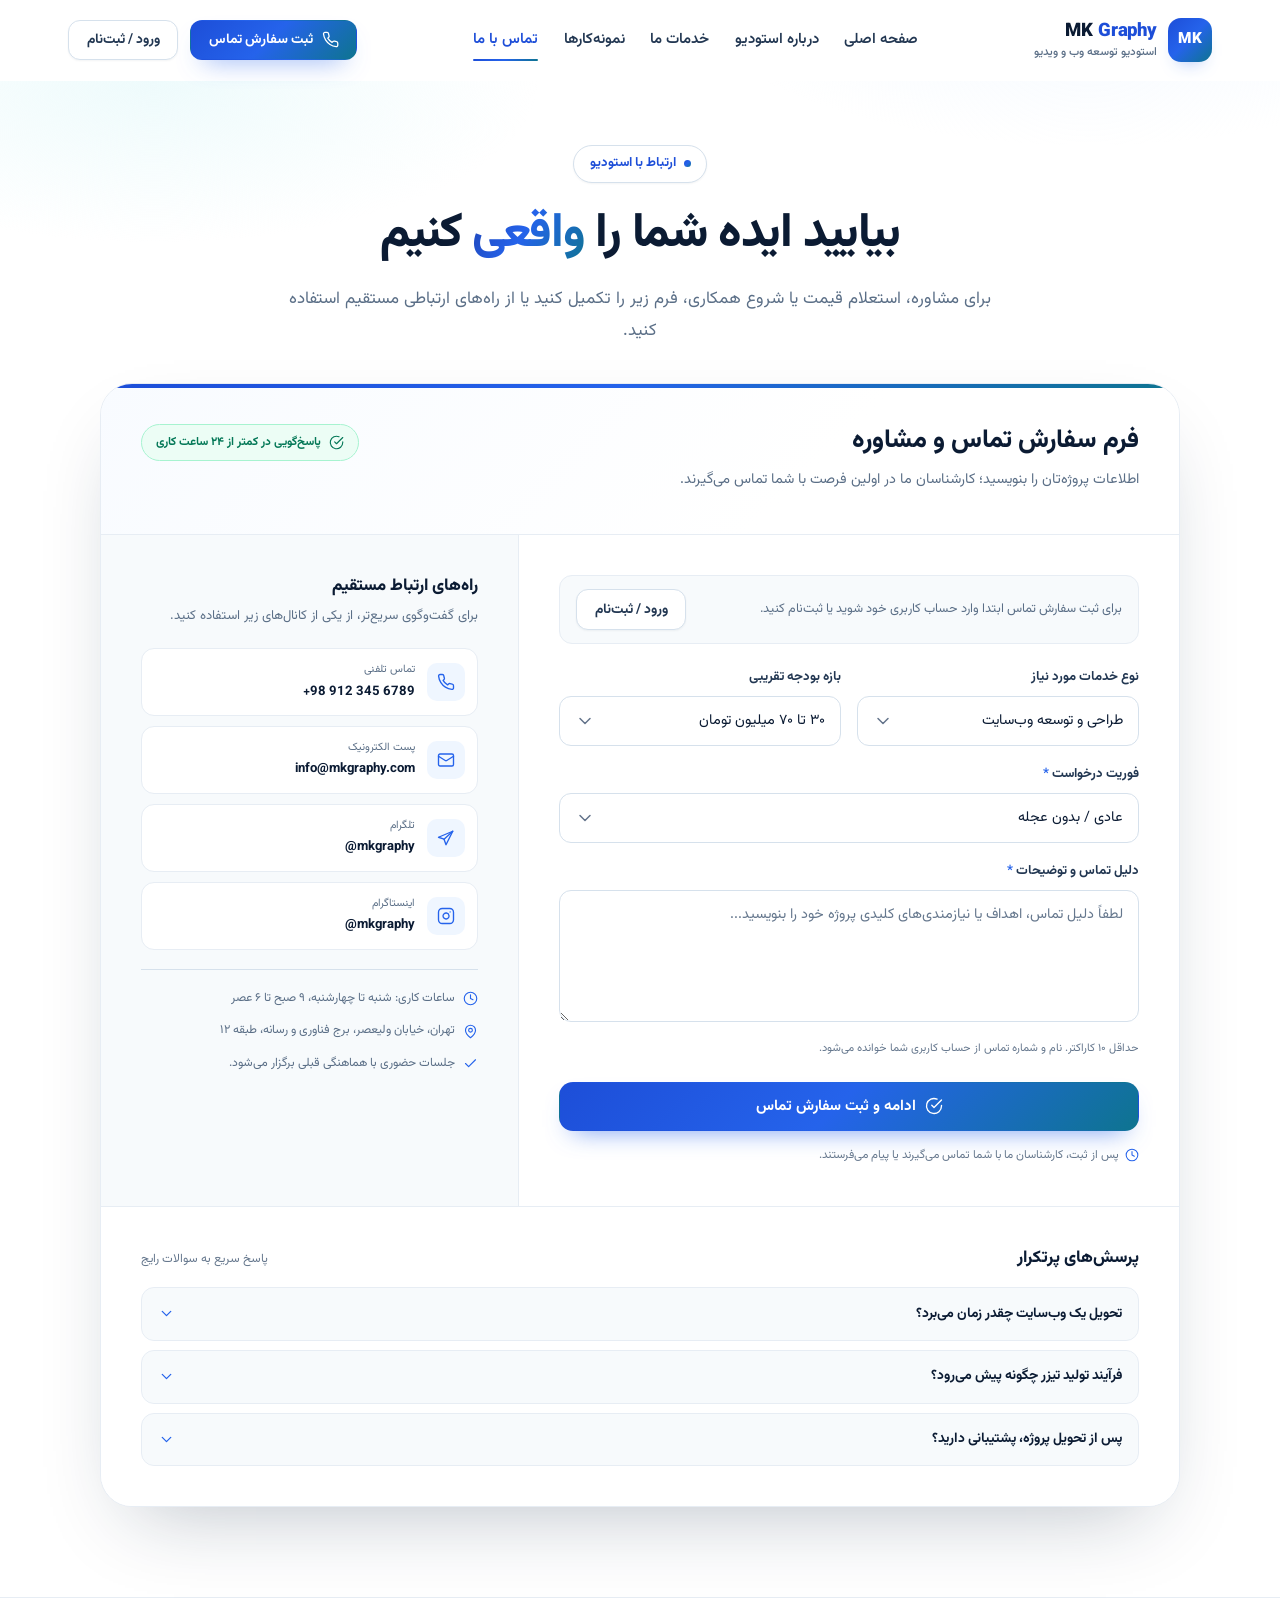
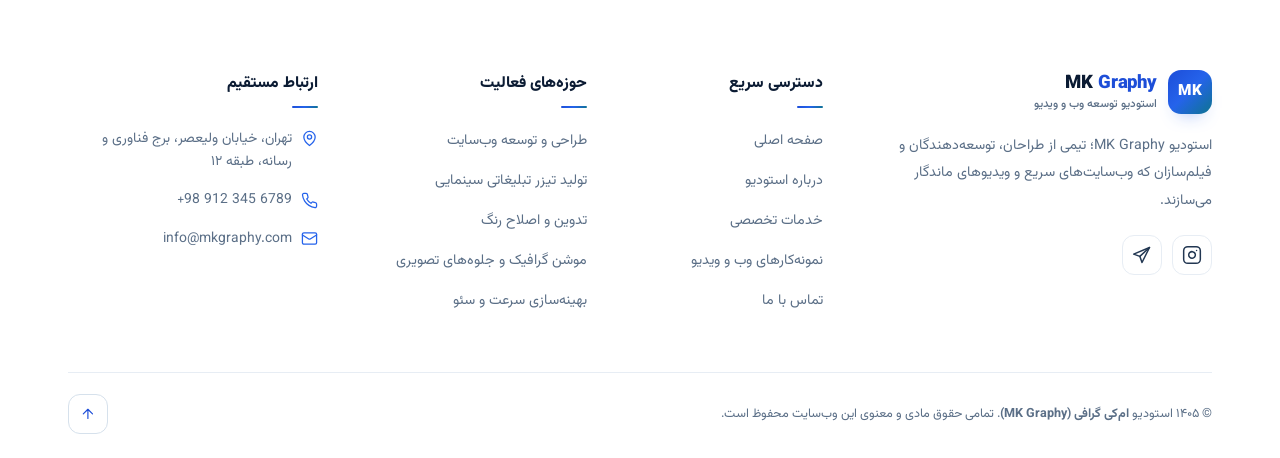
<file: contact.html>
<!doctype html>
<html lang="fa" dir="rtl">
  <head>
    <meta charset="UTF-8" />
    <meta name="viewport" content="width=device-width, initial-scale=1.0" />
    <link rel="icon" type="image/png" href="assets/favicon.png" />
    <meta name="theme-color" content="#ffffff" />

    <title>تماس با ما | MK Graphy</title>
    <meta
      name="description"
      content="برای مشاوره، استعلام قیمت و شروع همکاری با استودیو MK Graphy فرم تماس را تکمیل کنید یا از راه‌های ارتباطی مستقیم استفاده کنید."
    />
    <link rel="stylesheet" href="css/base.css" />
    <link rel="stylesheet" href="css/contact.css" />
    <script src="js/boot.js"></script>
      <link rel="stylesheet" href="css/auth.css" />
  </head>
  <body>
<svg xmlns="http://www.w3.org/2000/svg" aria-hidden="true" focusable="false" style="position:absolute;width:0;height:0;overflow:hidden">
  <symbol id="icon-menu" viewBox="0 0 24 24" fill="none" stroke="currentColor" stroke-width="1.8" stroke-linecap="round" stroke-linejoin="round">
    <path d="M4 7h16M4 12h16M4 17h16"/>
  </symbol>
  <symbol id="icon-close" viewBox="0 0 24 24" fill="none" stroke="currentColor" stroke-width="1.8" stroke-linecap="round" stroke-linejoin="round">
    <path d="M18 6 6 18M6 6l12 12"/>
  </symbol>
  <symbol id="icon-phone" viewBox="0 0 24 24" fill="none" stroke="currentColor" stroke-width="1.8" stroke-linecap="round" stroke-linejoin="round">
    <path d="M22 16.92v3a2 2 0 0 1-2.18 2 19.79 19.79 0 0 1-8.63-3.07 19.5 19.5 0 0 1-6-6 19.79 19.79 0 0 1-3.07-8.67A2 2 0 0 1 4.11 2h3a2 2 0 0 1 2 1.72 12.84 12.84 0 0 0 .7 2.81 2 2 0 0 1-.45 2.11L8.09 9.91a16 16 0 0 0 6 6l1.27-1.27a2 2 0 0 1 2.11-.45 12.84 12.84 0 0 0 2.81.7A2 2 0 0 1 22 16.92z"/>
  </symbol>
  <symbol id="icon-mail" viewBox="0 0 24 24" fill="none" stroke="currentColor" stroke-width="1.8" stroke-linecap="round" stroke-linejoin="round">
    <rect width="20" height="16" x="2" y="4" rx="2"/>
    <path d="m22 7-8.97 5.7a1.94 1.94 0 0 1-2.06 0L2 7"/>
  </symbol>
  <symbol id="icon-telegram" viewBox="0 0 24 24" fill="none" stroke="currentColor" stroke-width="1.8" stroke-linecap="round" stroke-linejoin="round">
    <path d="m21 3-9 18-2.6-7.4L2 11l19-8Z"/>
    <path d="M21 3 9.4 13.6"/>
  </symbol>
  <symbol id="icon-instagram" viewBox="0 0 24 24" fill="none" stroke="currentColor" stroke-width="1.8" stroke-linecap="round" stroke-linejoin="round">
    <rect width="20" height="20" x="2" y="2" rx="5" ry="5"/>
    <path d="M16 11.37A4 4 0 1 1 12.63 8 4 4 0 0 1 16 11.37z"/>
    <path d="M17.5 6.5h.01"/>
  </symbol>
  <symbol id="icon-location" viewBox="0 0 24 24" fill="none" stroke="currentColor" stroke-width="1.8" stroke-linecap="round" stroke-linejoin="round">
    <path d="M20 10c0 6-8 12-8 12s-8-6-8-12a8 8 0 0 1 16 0Z"/>
    <circle cx="12" cy="10" r="3"/>
  </symbol>
  <symbol id="icon-clock" viewBox="0 0 24 24" fill="none" stroke="currentColor" stroke-width="1.8" stroke-linecap="round" stroke-linejoin="round">
    <circle cx="12" cy="12" r="10"/>
    <path d="M12 6v6l4 2"/>
  </symbol>
  <symbol id="icon-arrow-up" viewBox="0 0 24 24" fill="none" stroke="currentColor" stroke-width="1.8" stroke-linecap="round" stroke-linejoin="round">
    <path d="M12 19V5M5 12l7-7 7 7"/>
  </symbol>
  <symbol id="icon-arrow-left" viewBox="0 0 24 24" fill="none" stroke="currentColor" stroke-width="1.8" stroke-linecap="round" stroke-linejoin="round">
    <path d="M19 12H5M12 19l-7-7 7-7"/>
  </symbol>
  <symbol id="icon-arrow-right" viewBox="0 0 24 24" fill="none" stroke="currentColor" stroke-width="1.8" stroke-linecap="round" stroke-linejoin="round">
    <path d="M5 12h14M12 5l7 7-7 7"/>
  </symbol>
  <symbol id="icon-chevron-right" viewBox="0 0 24 24" fill="none" stroke="currentColor" stroke-width="1.8" stroke-linecap="round" stroke-linejoin="round">
    <path d="m9 18 6-6-6-6"/>
  </symbol>
  <symbol id="icon-chevron-left" viewBox="0 0 24 24" fill="none" stroke="currentColor" stroke-width="1.8" stroke-linecap="round" stroke-linejoin="round">
    <path d="m15 18-6-6 6-6"/>
  </symbol>
  <symbol id="icon-chevron-down" viewBox="0 0 24 24" fill="none" stroke="currentColor" stroke-width="1.8" stroke-linecap="round" stroke-linejoin="round">
    <path d="m6 9 6 6 6-6"/>
  </symbol>
  <symbol id="icon-sparkles" viewBox="0 0 24 24" fill="none" stroke="currentColor" stroke-width="1.8" stroke-linecap="round" stroke-linejoin="round">
    <path d="m12 3-1.912 5.813a2 2 0 0 1-1.275 1.275L3 12l5.813 1.912a2 2 0 0 1 1.275 1.275L12 21l1.912-5.813a2 2 0 0 1 1.275-1.275L21 12l-5.813-1.912a2 2 0 0 1-1.275-1.275L12 3Z"/>
    <path d="M5 3v4M3 5h4M19 17v4M17 19h4"/>
  </symbol>
  <symbol id="icon-check" viewBox="0 0 24 24" fill="none" stroke="currentColor" stroke-width="1.8" stroke-linecap="round" stroke-linejoin="round">
    <path d="M20 6 9 17l-5-5"/>
  </symbol>
  <symbol id="icon-check-circle" viewBox="0 0 24 24" fill="none" stroke="currentColor" stroke-width="1.8" stroke-linecap="round" stroke-linejoin="round">
    <path d="M22 11.08V12a10 10 0 1 1-5.93-9.14"/>
    <path d="m22 4-10 10-3-3"/>
  </symbol>
  <symbol id="icon-code" viewBox="0 0 24 24" fill="none" stroke="currentColor" stroke-width="1.8" stroke-linecap="round" stroke-linejoin="round">
    <path d="m16 18 6-6-6-6M8 6l-6 6 6 6"/>
  </symbol>
  <symbol id="icon-video" viewBox="0 0 24 24" fill="none" stroke="currentColor" stroke-width="1.8" stroke-linecap="round" stroke-linejoin="round">
    <path d="m22 8-6 4 6 4V8Z"/>
    <rect width="14" height="12" x="2" y="6" rx="2"/>
  </symbol>
  <symbol id="icon-layers" viewBox="0 0 24 24" fill="none" stroke="currentColor" stroke-width="1.8" stroke-linecap="round" stroke-linejoin="round">
    <path d="m12.83 2.18a2 2 0 0 0-1.66 0L2.6 6.08a1 1 0 0 0 0 1.83l8.58 3.91a2 2 0 0 0 1.66 0l8.58-3.9a1 1 0 0 0 0-1.83Z"/>
    <path d="m22 12.5-9.17 4.16a2 2 0 0 1-1.66 0L2 12.5"/>
    <path d="m22 17.5-9.17 4.16a2 2 0 0 1-1.66 0L2 17.5"/>
  </symbol>
  <symbol id="icon-zap" viewBox="0 0 24 24" fill="none" stroke="currentColor" stroke-width="1.8" stroke-linecap="round" stroke-linejoin="round">
    <path d="M13 2 3 14h9l-1 8 10-12h-9l1-8Z"/>
  </symbol>
  <symbol id="icon-award" viewBox="0 0 24 24" fill="none" stroke="currentColor" stroke-width="1.8" stroke-linecap="round" stroke-linejoin="round">
    <circle cx="12" cy="8" r="7"/>
    <path d="M8.21 13.89 7 23l5-3 5 3-1.21-9.12"/>
  </symbol>
  <symbol id="icon-quote" viewBox="0 0 24 24" fill="none" stroke="currentColor" stroke-width="1.8" stroke-linecap="round" stroke-linejoin="round">
    <path d="M3 21c3 0 7-1 7-8V5c0-.6-.4-1-1-1H4c-.6 0-1 .4-1 1v5c0 .6.4 1 1 1h3c0 3-1 5-4 5v5Z"/>
    <path d="M14 21c3 0 7-1 7-8V5c0-.6-.4-1-1-1h-5c-.6 0-1 .4-1 1v5c0 .6.4 1 1 1h3c0 3-1 5-4 5v5Z"/>
  </symbol>
</svg>

    <a class="skip-link" href="#main">پرش به محتوای اصلی</a>

    <header class="site-header" data-header>
      <div class="container header-inner">
        <a class="brand" href="index.html" aria-label="MK Graphy — صفحه اصلی">
          <span class="brand-mark" aria-hidden="true">MK</span>
          <span class="brand-copy">
            <span class="brand-name">MK <span>Graphy</span></span>
            <span class="brand-tagline">استودیو توسعه وب و ویدیو</span>
          </span>
        </a>

        <nav class="desktop-nav" aria-label="منوی اصلی">
          <ul>
            <li><a class="nav-link" href="index.html" >صفحه اصلی</a></li>
            <li><a class="nav-link" href="index.html#about">درباره استودیو</a></li>
            <li><a class="nav-link" href="index.html#services">خدمات ما</a></li>
            <li><a class="nav-link" href="index.html#portfolio">نمونه‌کارها</a></li>
            <li><a class="nav-link" href="contact.html" aria-current="page">تماس با ما</a></li>
          </ul>
        </nav>

        <div class="header-actions">
          <button class="btn btn-primary btn-sm nav-call-btn" type="button" data-open-call>
            <svg class="icon" aria-hidden="true"><use href="#icon-phone"></use></svg>
            <span>ثبت سفارش تماس</span>
          </button>
          <div class="auth-slot" data-auth-slot>
            <button class="btn btn-secondary btn-sm auth-btn" type="button" data-open-auth>
              ورود / ثبت‌نام
            </button>
          </div>
          <button
            class="menu-toggle"
            type="button"
            aria-label="باز کردن منو"
            aria-expanded="false"
            aria-controls="mobile-menu"
            data-menu-toggle
          >
            <svg class="icon" aria-hidden="true"><use href="#icon-menu"></use></svg>
          </button>
        </div>
      </div>
    </header>

    <div class="mobile-menu" id="mobile-menu" data-mobile-menu hidden>
      <div class="mobile-menu-head">
        <a class="brand" href="index.html" aria-label="MK Graphy — صفحه اصلی">
          <span class="brand-mark" aria-hidden="true">MK</span>
          <span class="brand-copy">
            <span class="brand-name">MK <span>Graphy</span></span>
            <span class="brand-tagline">استودیو توسعه وب و ویدیو</span>
          </span>
        </a>
        <button class="mobile-close" type="button" aria-label="بستن منو" data-menu-close>
          <svg class="icon" aria-hidden="true"><use href="#icon-close"></use></svg>
        </button>
      </div>

      <nav class="mobile-nav" aria-label="منوی موبایل">
        <a href="index.html" >
          <span>صفحه اصلی</span>
          <svg class="icon" aria-hidden="true"><use href="#icon-chevron-left"></use></svg>
        </a>
        <a href="index.html#about">
          <span>درباره استودیو</span>
          <svg class="icon" aria-hidden="true"><use href="#icon-chevron-left"></use></svg>
        </a>
        <a href="index.html#services">
          <span>خدمات ما</span>
          <svg class="icon" aria-hidden="true"><use href="#icon-chevron-left"></use></svg>
        </a>
        <a href="index.html#portfolio">
          <span>نمونه‌کارها</span>
          <svg class="icon" aria-hidden="true"><use href="#icon-chevron-left"></use></svg>
        </a>
        <a href="contact.html" aria-current="page">
          <span>تماس با ما</span>
          <svg class="icon" aria-hidden="true"><use href="#icon-chevron-left"></use></svg>
        </a>
      </nav>

      <div class="mobile-menu-foot">
        <div class="mobile-auth-slot" data-mobile-auth-slot>
          <button class="btn btn-secondary btn-block" type="button" data-open-auth>ورود / ثبت‌نام</button>
        </div>
        <button class="btn btn-primary btn-block" type="button" data-open-call>
          <svg class="icon" aria-hidden="true"><use href="#icon-phone"></use></svg>
          <span>ثبت سفارش تماس</span>
        </button>
        <a class="btn btn-secondary btn-block" href="tel:+989123456789" dir="ltr">
          <svg class="icon" aria-hidden="true"><use href="#icon-phone"></use></svg>
          <span>+98 912 345 6789</span>
        </a>
        <p class="mobile-menu-note">شنبه تا چهارشنبه، ۹ صبح تا ۶ عصر</p>
      </div>
    </div>

    <main id="main" class="contact-page">
      <section class="page-hero">
        <div class="container">
          <div class="page-hero-inner" data-reveal>
            <div class="eyebrow">ارتباط با استودیو</div>
            <h1>بیایید ایده شما را <span class="text-gradient">واقعی</span> کنیم</h1>
            <p>
              برای مشاوره، استعلام قیمت یا شروع همکاری، فرم زیر را تکمیل کنید یا از راه‌های
              ارتباطی مستقیم استفاده کنید.
            </p>
          </div>
        </div>
      </section>

      <section class="contact-section" aria-label="کارت تماس با ما">
        <div class="container">
          <div class="contact-card" data-reveal>
            <div class="contact-card-head">
              <div>
                <h2>فرم سفارش تماس و مشاوره</h2>
                <p>
                  اطلاعات پروژه‌تان را بنویسید؛ کارشناسان ما در اولین فرصت با شما تماس می‌گیرند.
                </p>
              </div>
              <span class="contact-badge">
                <svg class="icon" aria-hidden="true"><use href="#icon-check-circle"></use></svg>
                پاسخ‌گویی در کمتر از ۲۴ ساعت کاری
              </span>
            </div>

            <div class="contact-card-body">
              <div class="contact-form-pane">
                <div class="contact-account-note" data-contact-account>
                  <p>برای ثبت سفارش تماس ابتدا وارد حساب کاربری خود شوید یا ثبت‌نام کنید.</p>
                  <button class="btn btn-secondary btn-sm" type="button" data-open-auth>
                    ورود / ثبت‌نام
                  </button>
                </div>

                <form class="contact-form" id="contact-order-form" data-contact-form novalidate>
                  <div class="form-grid">
                    <div class="field">
                      <label for="contact-service">نوع خدمات مورد نیاز</label>
                      <select class="form-control" id="contact-service" name="service">
                        <option value="web">طراحی و توسعه وب‌سایت</option>
                        <option value="video">تولید ویدیو و تیزر</option>
                        <option value="both">پکیج وب‌سایت + تولید ویدیو</option>
                        <option value="other">مشاوره و سایر موارد</option>
                      </select>
                    </div>

                    <div class="field">
                      <label for="contact-budget">بازه بودجه تقریبی</label>
                      <select class="form-control" id="contact-budget" name="budget">
                        <option value="under-30">کمتر از ۳۰ میلیون تومان</option>
                        <option value="30-70" selected>۳۰ تا ۷۰ میلیون تومان</option>
                        <option value="70-150">۷۰ تا ۱۵۰ میلیون تومان</option>
                        <option value="over-150">بالای ۱۵۰ میلیون تومان</option>
                      </select>
                    </div>
                  </div>

                  <div class="field">
                    <label for="contact-urgency">فوریت درخواست <span class="required">*</span></label>
                    <select class="form-control" id="contact-urgency" name="urgency" required>
                      <option value="immediate">فوری (کمتر از ۲ ساعت)</option>
                      <option value="today">امروز</option>
                      <option value="this_week">این هفته</option>
                      <option value="normal" selected>عادی / بدون عجله</option>
                    </select>
                  </div>

                  <div class="field">
                    <label for="contact-message">دلیل تماس و توضیحات <span class="required">*</span></label>
                    <textarea
                      class="form-control"
                      id="contact-message"
                      name="message"
                      rows="4"
                      minlength="10"
                      maxlength="1500"
                      placeholder="لطفاً دلیل تماس، اهداف یا نیازمندی‌های کلیدی پروژه خود را بنویسید..."
                      required
                    ></textarea>
                    <p class="field-note">حداقل ۱۰ کاراکتر. نام و شماره تماس از حساب کاربری شما خوانده می‌شود.</p>
                  </div>

                  <button class="btn btn-primary btn-block form-submit" type="submit">
                    <svg class="icon" aria-hidden="true"><use href="#icon-check-circle"></use></svg>
                    <span>ادامه و ثبت سفارش تماس</span>
                  </button>

                  <p class="form-foot">
                    <svg class="icon" aria-hidden="true"><use href="#icon-clock"></use></svg>
                    <span>پس از ثبت، کارشناسان ما با شما تماس می‌گیرند یا پیام می‌فرستند.</span>
                  </p>
                </form>
              </div>

              <aside class="contact-info-pane" aria-label="اطلاعات تماس">
                <h3>راه‌های ارتباط مستقیم</h3>
                <p>برای گفت‌وگوی سریع‌تر، از یکی از کانال‌های زیر استفاده کنید.</p>

                <div class="channel-list">
                  <a class="channel" href="tel:+989123456789">
                    <span class="channel-icon">
                      <svg class="icon" aria-hidden="true"><use href="#icon-phone"></use></svg>
                    </span>
                    <span class="channel-copy">
                      <span class="channel-label">تماس تلفنی</span>
                      <span class="channel-value" dir="ltr">+98 912 345 6789</span>
                    </span>
                  </a>

                  <a class="channel" href="mailto:info@mkgraphy.com">
                    <span class="channel-icon">
                      <svg class="icon" aria-hidden="true"><use href="#icon-mail"></use></svg>
                    </span>
                    <span class="channel-copy">
                      <span class="channel-label">پست الکترونیک</span>
                      <span class="channel-value" dir="ltr">info@mkgraphy.com</span>
                    </span>
                  </a>

                  <a class="channel" href="https://t.me/mkgraphy">
                    <span class="channel-icon">
                      <svg class="icon" aria-hidden="true"><use href="#icon-telegram"></use></svg>
                    </span>
                    <span class="channel-copy">
                      <span class="channel-label">تلگرام</span>
                      <span class="channel-value" dir="ltr">@mkgraphy</span>
                    </span>
                  </a>

                  <a class="channel" href="https://instagram.com/mkgraphy">
                    <span class="channel-icon">
                      <svg class="icon" aria-hidden="true"><use href="#icon-instagram"></use></svg>
                    </span>
                    <span class="channel-copy">
                      <span class="channel-label">اینستاگرام</span>
                      <span class="channel-value" dir="ltr">@mkgraphy</span>
                    </span>
                  </a>
                </div>

                <div class="contact-info-meta">
                  <div class="info-meta-row">
                    <svg class="icon" aria-hidden="true"><use href="#icon-clock"></use></svg>
                    <span>ساعات کاری: شنبه تا چهارشنبه، ۹ صبح تا ۶ عصر</span>
                  </div>
                  <div class="info-meta-row">
                    <svg class="icon" aria-hidden="true"><use href="#icon-location"></use></svg>
                    <span>تهران، خیابان ولیعصر، برج فناوری و رسانه، طبقه ۱۲</span>
                  </div>
                  <div class="info-meta-row">
                    <svg class="icon" aria-hidden="true"><use href="#icon-check"></use></svg>
                    <span>جلسات حضوری با هماهنگی قبلی برگزار می‌شود.</span>
                  </div>
                </div>
              </aside>
            </div>

            <div class="contact-faq">
              <div class="contact-faq-head">
                <h3>پرسش‌های پرتکرار</h3>
                <span>پاسخ سریع به سوالات رایج</span>
              </div>

              <div class="faq-list">
                <details class="faq-item">
                  <summary>
                    <span>تحویل یک وب‌سایت چقدر زمان می‌برد؟</span>
                    <svg class="icon" aria-hidden="true"><use href="#icon-chevron-down"></use></svg>
                  </summary>
                  <div class="faq-answer">
                    بسته به پیچیدگی پروژه، لندینگ‌پیج معمولاً ۲ تا ۳ هفته و وب‌سایت‌های فروشگاهی یا
                    سامانه‌های تحت وب بین ۴ تا ۸ هفته زمان می‌برند. زمان‌بندی دقیق پس از جلسه مشاوره
                    و تعیین نیازمندی‌ها اعلام می‌شود.
                  </div>
                </details>

                <details class="faq-item">
                  <summary>
                    <span>فرآیند تولید تیزر چگونه پیش می‌رود؟</span>
                    <svg class="icon" aria-hidden="true"><use href="#icon-chevron-down"></use></svg>
                  </summary>
                  <div class="faq-answer">
                    فرآیند از ایده‌پردازی و نگارش سناریو آغاز می‌شود؛ سپس استوری‌برد، برنامه‌ریزی
                    فیلم‌برداری، تولید و در نهایت تدوین، اصلاح رنگ و طراحی صدا انجام می‌شود. در هر
                    مرحله نسخه‌ای برای تأیید شما آماده می‌کنیم.
                  </div>
                </details>

                <details class="faq-item">
                  <summary>
                    <span>پس از تحویل پروژه، پشتیبانی دارید؟</span>
                    <svg class="icon" aria-hidden="true"><use href="#icon-chevron-down"></use></svg>
                  </summary>
                  <div class="faq-answer">
                    بله. تمام پروژه‌ها شامل آموزش کار با پنل، مستندات فنی و دوره پشتیبانی هستند.
                    شرایط و مدت پشتیبانی پیش از آغاز همکاری به‌صورت شفاف در قرارداد مشخص می‌شود.
                  </div>
                </details>
              </div>
            </div>
          </div>
        </div>
      </section>
    </main>

    <footer class="site-footer">
      <div class="container">
        <div class="footer-grid">
          <div>
            <a class="brand" href="index.html" aria-label="MK Graphy — صفحه اصلی">
              <span class="brand-mark" aria-hidden="true">MK</span>
              <span class="brand-copy">
                <span class="brand-name">MK <span>Graphy</span></span>
                <span class="brand-tagline">استودیو توسعه وب و ویدیو</span>
              </span>
            </a>
            <p class="footer-about">
              استودیو MK Graphy؛ تیمی از طراحان، توسعه‌دهندگان و فیلم‌سازان که وب‌سایت‌های سریع و
              ویدیوهای ماندگار می‌سازند.
            </p>
            <div class="footer-social">
              <a class="social-btn" href="https://instagram.com/mkgraphy" aria-label="صفحه اینستاگرام MK Graphy">
                <svg class="icon" aria-hidden="true"><use href="#icon-instagram"></use></svg>
              </a>
              <a class="social-btn" href="https://t.me/mkgraphy" aria-label="کانال تلگرام MK Graphy">
                <svg class="icon" aria-hidden="true"><use href="#icon-telegram"></use></svg>
              </a>
            </div>
          </div>

          <div>
            <h2 class="footer-title">دسترسی سریع</h2>
            <ul class="footer-links">
              <li><a href="index.html">صفحه اصلی</a></li>
              <li><a href="index.html#about">درباره استودیو</a></li>
              <li><a href="index.html#services">خدمات تخصصی</a></li>
              <li><a href="index.html#portfolio">نمونه‌کارهای وب و ویدیو</a></li>
              <li><a href="contact.html">تماس با ما</a></li>
            </ul>
          </div>

          <div>
            <h2 class="footer-title">حوزه‌های فعالیت</h2>
            <ul class="footer-links">
              <li><a href="index.html#services">طراحی و توسعه وب‌سایت</a></li>
              <li><a href="index.html#services">تولید تیزر تبلیغاتی سینمایی</a></li>
              <li><a href="index.html#services">تدوین و اصلاح رنگ</a></li>
              <li><a href="index.html#services">موشن گرافیک و جلوه‌های تصویری</a></li>
              <li><a href="index.html#services">بهینه‌سازی سرعت و سئو</a></li>
            </ul>
          </div>

          <div>
            <h2 class="footer-title">ارتباط مستقیم</h2>
            <div class="footer-contact">
              <div class="footer-contact-item">
                <svg class="icon" aria-hidden="true"><use href="#icon-location"></use></svg>
                <span>تهران، خیابان ولیعصر، برج فناوری و رسانه، طبقه ۱۲</span>
              </div>
              <a class="footer-contact-item" href="tel:+989123456789">
                <svg class="icon" aria-hidden="true"><use href="#icon-phone"></use></svg>
                <span dir="ltr">+98 912 345 6789</span>
              </a>
              <a class="footer-contact-item" href="mailto:info@mkgraphy.com">
                <svg class="icon" aria-hidden="true"><use href="#icon-mail"></use></svg>
                <span dir="ltr">info@mkgraphy.com</span>
              </a>
            </div>
          </div>
        </div>

        <div class="footer-bottom">
          <p>
            © <span data-year>۱۴۰۵</span> استودیو <strong>ام‌کی گرافی (MK Graphy)</strong>. تمامی
            حقوق مادی و معنوی این وب‌سایت محفوظ است.
          </p>
          <button class="to-top" type="button" aria-label="بازگشت به ابتدای صفحه" data-to-top>
            <svg class="icon" aria-hidden="true"><use href="#icon-arrow-up"></use></svg>
          </button>
        </div>
      </div>
    </footer>

    <script defer src="js/shared.js"></script>
    <script defer src="js/api.js"></script>
    <script defer src="js/auth.js"></script>
    <script defer src="js/contact.js"></script>
  </body>
</html>
</file>
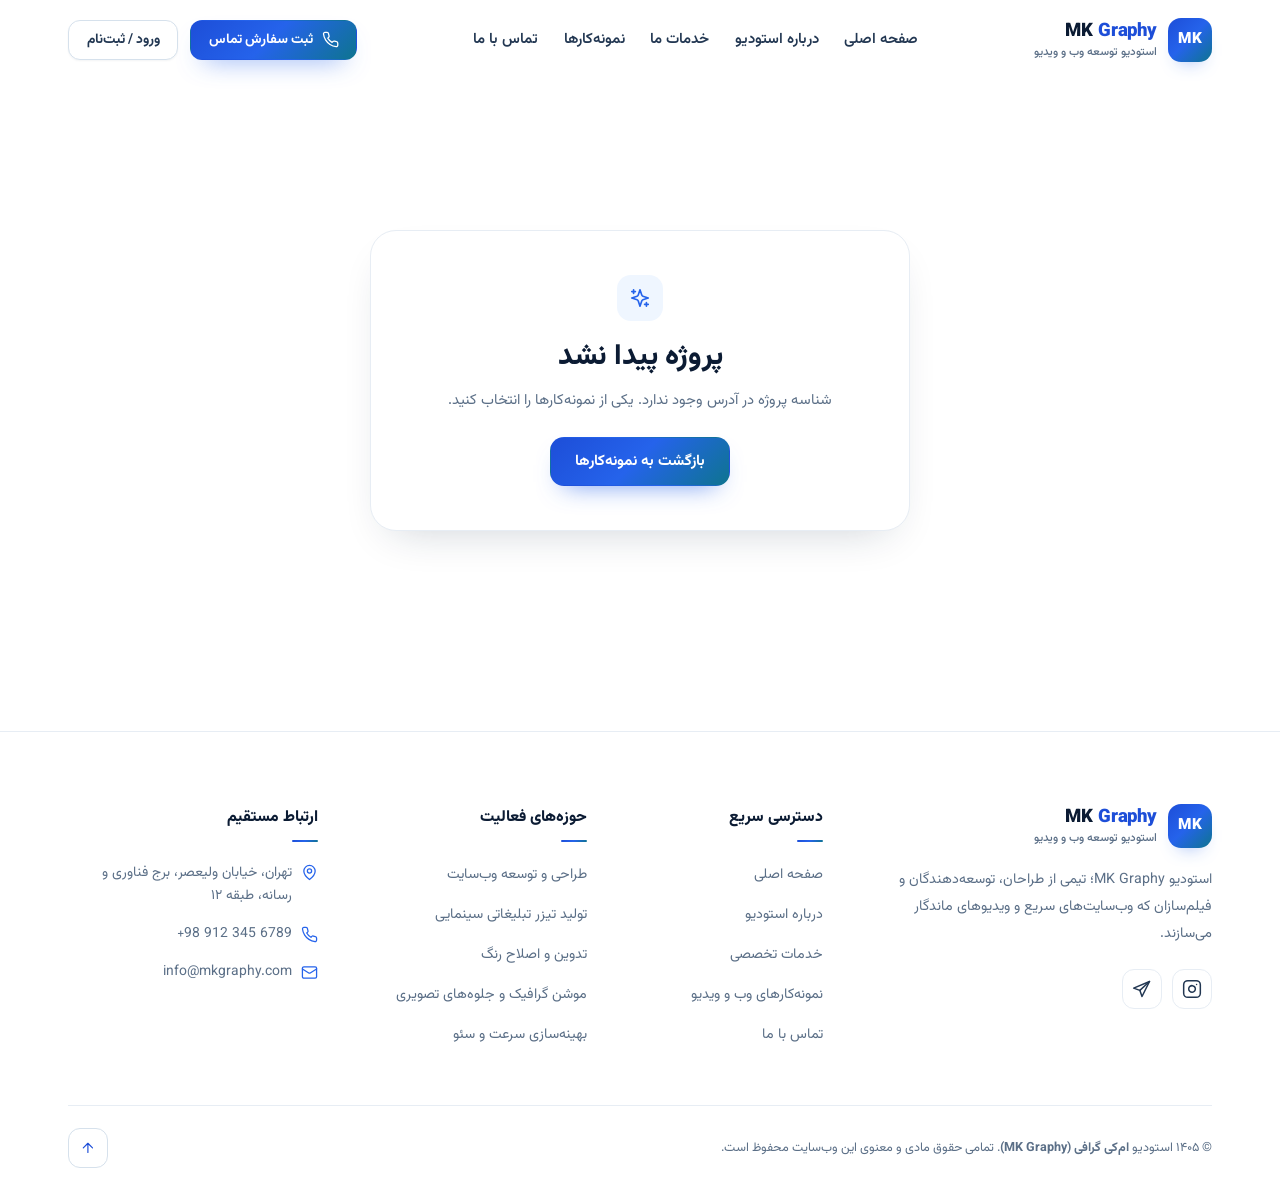
<file: project.html>
<!doctype html>
<html lang="fa" dir="rtl">
  <head>
    <meta charset="UTF-8" />
    <meta name="viewport" content="width=device-width, initial-scale=1.0" />
    <link rel="icon" type="image/png" href="assets/favicon.png" />
    <meta name="theme-color" content="#ffffff" />

    <title>جزئیات نمونه‌کار | MK Graphy</title>
    <meta
      name="description"
      content="جزئیات کامل پروژه‌های منتخب استودیو MK Graphy در حوزه توسعه وب و تولید ویدیوی سینمایی."
    />
    <link rel="stylesheet" href="css/base.css" />
    <link rel="stylesheet" href="css/project.css" />
    <script src="js/boot.js"></script>
      <link rel="stylesheet" href="css/auth.css" />
  </head>
  <body>
<svg xmlns="http://www.w3.org/2000/svg" aria-hidden="true" focusable="false" style="position:absolute;width:0;height:0;overflow:hidden">
  <symbol id="icon-menu" viewBox="0 0 24 24" fill="none" stroke="currentColor" stroke-width="1.8" stroke-linecap="round" stroke-linejoin="round">
    <path d="M4 7h16M4 12h16M4 17h16"/>
  </symbol>
  <symbol id="icon-close" viewBox="0 0 24 24" fill="none" stroke="currentColor" stroke-width="1.8" stroke-linecap="round" stroke-linejoin="round">
    <path d="M18 6 6 18M6 6l12 12"/>
  </symbol>
  <symbol id="icon-phone" viewBox="0 0 24 24" fill="none" stroke="currentColor" stroke-width="1.8" stroke-linecap="round" stroke-linejoin="round">
    <path d="M22 16.92v3a2 2 0 0 1-2.18 2 19.79 19.79 0 0 1-8.63-3.07 19.5 19.5 0 0 1-6-6 19.79 19.79 0 0 1-3.07-8.67A2 2 0 0 1 4.11 2h3a2 2 0 0 1 2 1.72 12.84 12.84 0 0 0 .7 2.81 2 2 0 0 1-.45 2.11L8.09 9.91a16 16 0 0 0 6 6l1.27-1.27a2 2 0 0 1 2.11-.45 12.84 12.84 0 0 0 2.81.7A2 2 0 0 1 22 16.92z"/>
  </symbol>
  <symbol id="icon-mail" viewBox="0 0 24 24" fill="none" stroke="currentColor" stroke-width="1.8" stroke-linecap="round" stroke-linejoin="round">
    <rect width="20" height="16" x="2" y="4" rx="2"/>
    <path d="m22 7-8.97 5.7a1.94 1.94 0 0 1-2.06 0L2 7"/>
  </symbol>
  <symbol id="icon-telegram" viewBox="0 0 24 24" fill="none" stroke="currentColor" stroke-width="1.8" stroke-linecap="round" stroke-linejoin="round">
    <path d="m21 3-9 18-2.6-7.4L2 11l19-8Z"/>
    <path d="M21 3 9.4 13.6"/>
  </symbol>
  <symbol id="icon-instagram" viewBox="0 0 24 24" fill="none" stroke="currentColor" stroke-width="1.8" stroke-linecap="round" stroke-linejoin="round">
    <rect width="20" height="20" x="2" y="2" rx="5" ry="5"/>
    <path d="M16 11.37A4 4 0 1 1 12.63 8 4 4 0 0 1 16 11.37z"/>
    <path d="M17.5 6.5h.01"/>
  </symbol>
  <symbol id="icon-location" viewBox="0 0 24 24" fill="none" stroke="currentColor" stroke-width="1.8" stroke-linecap="round" stroke-linejoin="round">
    <path d="M20 10c0 6-8 12-8 12s-8-6-8-12a8 8 0 0 1 16 0Z"/>
    <circle cx="12" cy="10" r="3"/>
  </symbol>
  <symbol id="icon-clock" viewBox="0 0 24 24" fill="none" stroke="currentColor" stroke-width="1.8" stroke-linecap="round" stroke-linejoin="round">
    <circle cx="12" cy="12" r="10"/>
    <path d="M12 6v6l4 2"/>
  </symbol>
  <symbol id="icon-arrow-up" viewBox="0 0 24 24" fill="none" stroke="currentColor" stroke-width="1.8" stroke-linecap="round" stroke-linejoin="round">
    <path d="M12 19V5M5 12l7-7 7 7"/>
  </symbol>
  <symbol id="icon-arrow-left" viewBox="0 0 24 24" fill="none" stroke="currentColor" stroke-width="1.8" stroke-linecap="round" stroke-linejoin="round">
    <path d="M19 12H5M12 19l-7-7 7-7"/>
  </symbol>
  <symbol id="icon-arrow-right" viewBox="0 0 24 24" fill="none" stroke="currentColor" stroke-width="1.8" stroke-linecap="round" stroke-linejoin="round">
    <path d="M5 12h14M12 5l7 7-7 7"/>
  </symbol>
  <symbol id="icon-chevron-right" viewBox="0 0 24 24" fill="none" stroke="currentColor" stroke-width="1.8" stroke-linecap="round" stroke-linejoin="round">
    <path d="m9 18 6-6-6-6"/>
  </symbol>
  <symbol id="icon-chevron-left" viewBox="0 0 24 24" fill="none" stroke="currentColor" stroke-width="1.8" stroke-linecap="round" stroke-linejoin="round">
    <path d="m15 18-6-6 6-6"/>
  </symbol>
  <symbol id="icon-chevron-down" viewBox="0 0 24 24" fill="none" stroke="currentColor" stroke-width="1.8" stroke-linecap="round" stroke-linejoin="round">
    <path d="m6 9 6 6 6-6"/>
  </symbol>
  <symbol id="icon-sparkles" viewBox="0 0 24 24" fill="none" stroke="currentColor" stroke-width="1.8" stroke-linecap="round" stroke-linejoin="round">
    <path d="m12 3-1.912 5.813a2 2 0 0 1-1.275 1.275L3 12l5.813 1.912a2 2 0 0 1 1.275 1.275L12 21l1.912-5.813a2 2 0 0 1 1.275-1.275L21 12l-5.813-1.912a2 2 0 0 1-1.275-1.275L12 3Z"/>
    <path d="M5 3v4M3 5h4M19 17v4M17 19h4"/>
  </symbol>
  <symbol id="icon-check" viewBox="0 0 24 24" fill="none" stroke="currentColor" stroke-width="1.8" stroke-linecap="round" stroke-linejoin="round">
    <path d="M20 6 9 17l-5-5"/>
  </symbol>
  <symbol id="icon-check-circle" viewBox="0 0 24 24" fill="none" stroke="currentColor" stroke-width="1.8" stroke-linecap="round" stroke-linejoin="round">
    <path d="M22 11.08V12a10 10 0 1 1-5.93-9.14"/>
    <path d="m22 4-10 10-3-3"/>
  </symbol>
  <symbol id="icon-code" viewBox="0 0 24 24" fill="none" stroke="currentColor" stroke-width="1.8" stroke-linecap="round" stroke-linejoin="round">
    <path d="m16 18 6-6-6-6M8 6l-6 6 6 6"/>
  </symbol>
  <symbol id="icon-video" viewBox="0 0 24 24" fill="none" stroke="currentColor" stroke-width="1.8" stroke-linecap="round" stroke-linejoin="round">
    <path d="m22 8-6 4 6 4V8Z"/>
    <rect width="14" height="12" x="2" y="6" rx="2"/>
  </symbol>
  <symbol id="icon-layers" viewBox="0 0 24 24" fill="none" stroke="currentColor" stroke-width="1.8" stroke-linecap="round" stroke-linejoin="round">
    <path d="m12.83 2.18a2 2 0 0 0-1.66 0L2.6 6.08a1 1 0 0 0 0 1.83l8.58 3.91a2 2 0 0 0 1.66 0l8.58-3.9a1 1 0 0 0 0-1.83Z"/>
    <path d="m22 12.5-9.17 4.16a2 2 0 0 1-1.66 0L2 12.5"/>
    <path d="m22 17.5-9.17 4.16a2 2 0 0 1-1.66 0L2 17.5"/>
  </symbol>
  <symbol id="icon-zap" viewBox="0 0 24 24" fill="none" stroke="currentColor" stroke-width="1.8" stroke-linecap="round" stroke-linejoin="round">
    <path d="M13 2 3 14h9l-1 8 10-12h-9l1-8Z"/>
  </symbol>
  <symbol id="icon-award" viewBox="0 0 24 24" fill="none" stroke="currentColor" stroke-width="1.8" stroke-linecap="round" stroke-linejoin="round">
    <circle cx="12" cy="8" r="7"/>
    <path d="M8.21 13.89 7 23l5-3 5 3-1.21-9.12"/>
  </symbol>
  <symbol id="icon-quote" viewBox="0 0 24 24" fill="none" stroke="currentColor" stroke-width="1.8" stroke-linecap="round" stroke-linejoin="round">
    <path d="M3 21c3 0 7-1 7-8V5c0-.6-.4-1-1-1H4c-.6 0-1 .4-1 1v5c0 .6.4 1 1 1h3c0 3-1 5-4 5v5Z"/>
    <path d="M14 21c3 0 7-1 7-8V5c0-.6-.4-1-1-1h-5c-.6 0-1 .4-1 1v5c0 .6.4 1 1 1h3c0 3-1 5-4 5v5Z"/>
  </symbol>
</svg>

    <a class="skip-link" href="#main">پرش به محتوای اصلی</a>

    <header class="site-header" data-header>
      <div class="container header-inner">
        <a class="brand" href="index.html" aria-label="MK Graphy — صفحه اصلی">
          <span class="brand-mark" aria-hidden="true">MK</span>
          <span class="brand-copy">
            <span class="brand-name">MK <span>Graphy</span></span>
            <span class="brand-tagline">استودیو توسعه وب و ویدیو</span>
          </span>
        </a>

        <nav class="desktop-nav" aria-label="منوی اصلی">
          <ul>
            <li><a class="nav-link" href="index.html" >صفحه اصلی</a></li>
            <li><a class="nav-link" href="index.html#about">درباره استودیو</a></li>
            <li><a class="nav-link" href="index.html#services">خدمات ما</a></li>
            <li><a class="nav-link" href="index.html#portfolio">نمونه‌کارها</a></li>
            <li><a class="nav-link" href="contact.html" >تماس با ما</a></li>
          </ul>
        </nav>

        <div class="header-actions">
          <button class="btn btn-primary btn-sm nav-call-btn" type="button" data-open-call>
            <svg class="icon" aria-hidden="true"><use href="#icon-phone"></use></svg>
            <span>ثبت سفارش تماس</span>
          </button>
          <div class="auth-slot" data-auth-slot>
            <button class="btn btn-secondary btn-sm auth-btn" type="button" data-open-auth>
              ورود / ثبت‌نام
            </button>
          </div>
          <button
            class="menu-toggle"
            type="button"
            aria-label="باز کردن منو"
            aria-expanded="false"
            aria-controls="mobile-menu"
            data-menu-toggle
          >
            <svg class="icon" aria-hidden="true"><use href="#icon-menu"></use></svg>
          </button>
        </div>
      </div>
    </header>

    <div class="mobile-menu" id="mobile-menu" data-mobile-menu hidden>
      <div class="mobile-menu-head">
        <a class="brand" href="index.html" aria-label="MK Graphy — صفحه اصلی">
          <span class="brand-mark" aria-hidden="true">MK</span>
          <span class="brand-copy">
            <span class="brand-name">MK <span>Graphy</span></span>
            <span class="brand-tagline">استودیو توسعه وب و ویدیو</span>
          </span>
        </a>
        <button class="mobile-close" type="button" aria-label="بستن منو" data-menu-close>
          <svg class="icon" aria-hidden="true"><use href="#icon-close"></use></svg>
        </button>
      </div>

      <nav class="mobile-nav" aria-label="منوی موبایل">
        <a href="index.html" >
          <span>صفحه اصلی</span>
          <svg class="icon" aria-hidden="true"><use href="#icon-chevron-left"></use></svg>
        </a>
        <a href="index.html#about">
          <span>درباره استودیو</span>
          <svg class="icon" aria-hidden="true"><use href="#icon-chevron-left"></use></svg>
        </a>
        <a href="index.html#services">
          <span>خدمات ما</span>
          <svg class="icon" aria-hidden="true"><use href="#icon-chevron-left"></use></svg>
        </a>
        <a href="index.html#portfolio">
          <span>نمونه‌کارها</span>
          <svg class="icon" aria-hidden="true"><use href="#icon-chevron-left"></use></svg>
        </a>
        <a href="contact.html" >
          <span>تماس با ما</span>
          <svg class="icon" aria-hidden="true"><use href="#icon-chevron-left"></use></svg>
        </a>
      </nav>

      <div class="mobile-menu-foot">
        <div class="mobile-auth-slot" data-mobile-auth-slot>
          <button class="btn btn-secondary btn-block" type="button" data-open-auth>ورود / ثبت‌نام</button>
        </div>
        <button class="btn btn-primary btn-block" type="button" data-open-call>
          <svg class="icon" aria-hidden="true"><use href="#icon-phone"></use></svg>
          <span>ثبت سفارش تماس</span>
        </button>
        <a class="btn btn-secondary btn-block" href="tel:+989123456789" dir="ltr">
          <svg class="icon" aria-hidden="true"><use href="#icon-phone"></use></svg>
          <span>+98 912 345 6789</span>
        </a>
        <p class="mobile-menu-note">شنبه تا چهارشنبه، ۹ صبح تا ۶ عصر</p>
      </div>
    </div>

    <main id="main" class="project-page">
      <div class="container">
        <div data-project-root>
          <div class="project-loading">
            <div>
              <div class="loading-spinner" aria-hidden="true"></div>
              <p>در حال بارگذاری جزئیات پروژه…</p>
            </div>
          </div>
        </div>

        <noscript>
          <p style="text-align: center; margin-top: 2rem">
            برای مشاهده جزئیات پروژه، لطفاً جاوااسکریپت مرورگر خود را فعال کنید.
            <a class="link-arrow" href="index.html#portfolio">بازگشت به نمونه‌کارها</a>
          </p>
        </noscript>
      </div>
    </main>

    <footer class="site-footer">
      <div class="container">
        <div class="footer-grid">
          <div>
            <a class="brand" href="index.html" aria-label="MK Graphy — صفحه اصلی">
              <span class="brand-mark" aria-hidden="true">MK</span>
              <span class="brand-copy">
                <span class="brand-name">MK <span>Graphy</span></span>
                <span class="brand-tagline">استودیو توسعه وب و ویدیو</span>
              </span>
            </a>
            <p class="footer-about">
              استودیو MK Graphy؛ تیمی از طراحان، توسعه‌دهندگان و فیلم‌سازان که وب‌سایت‌های سریع و
              ویدیوهای ماندگار می‌سازند.
            </p>
            <div class="footer-social">
              <a class="social-btn" href="https://instagram.com/mkgraphy" aria-label="صفحه اینستاگرام MK Graphy">
                <svg class="icon" aria-hidden="true"><use href="#icon-instagram"></use></svg>
              </a>
              <a class="social-btn" href="https://t.me/mkgraphy" aria-label="کانال تلگرام MK Graphy">
                <svg class="icon" aria-hidden="true"><use href="#icon-telegram"></use></svg>
              </a>
            </div>
          </div>

          <div>
            <h2 class="footer-title">دسترسی سریع</h2>
            <ul class="footer-links">
              <li><a href="index.html">صفحه اصلی</a></li>
              <li><a href="index.html#about">درباره استودیو</a></li>
              <li><a href="index.html#services">خدمات تخصصی</a></li>
              <li><a href="index.html#portfolio">نمونه‌کارهای وب و ویدیو</a></li>
              <li><a href="contact.html">تماس با ما</a></li>
            </ul>
          </div>

          <div>
            <h2 class="footer-title">حوزه‌های فعالیت</h2>
            <ul class="footer-links">
              <li><a href="index.html#services">طراحی و توسعه وب‌سایت</a></li>
              <li><a href="index.html#services">تولید تیزر تبلیغاتی سینمایی</a></li>
              <li><a href="index.html#services">تدوین و اصلاح رنگ</a></li>
              <li><a href="index.html#services">موشن گرافیک و جلوه‌های تصویری</a></li>
              <li><a href="index.html#services">بهینه‌سازی سرعت و سئو</a></li>
            </ul>
          </div>

          <div>
            <h2 class="footer-title">ارتباط مستقیم</h2>
            <div class="footer-contact">
              <div class="footer-contact-item">
                <svg class="icon" aria-hidden="true"><use href="#icon-location"></use></svg>
                <span>تهران، خیابان ولیعصر، برج فناوری و رسانه، طبقه ۱۲</span>
              </div>
              <a class="footer-contact-item" href="tel:+989123456789">
                <svg class="icon" aria-hidden="true"><use href="#icon-phone"></use></svg>
                <span dir="ltr">+98 912 345 6789</span>
              </a>
              <a class="footer-contact-item" href="mailto:info@mkgraphy.com">
                <svg class="icon" aria-hidden="true"><use href="#icon-mail"></use></svg>
                <span dir="ltr">info@mkgraphy.com</span>
              </a>
            </div>
          </div>
        </div>

        <div class="footer-bottom">
          <p>
            © <span data-year>۱۴۰۵</span> استودیو <strong>ام‌کی گرافی (MK Graphy)</strong>. تمامی
            حقوق مادی و معنوی این وب‌سایت محفوظ است.
          </p>
          <button class="to-top" type="button" aria-label="بازگشت به ابتدای صفحه" data-to-top>
            <svg class="icon" aria-hidden="true"><use href="#icon-arrow-up"></use></svg>
          </button>
        </div>
      </div>
    </footer>

    <script defer src="js/shared.js"></script>
    <script defer src="js/api.js"></script>
    <script defer src="js/auth.js"></script>
    <script defer src="js/static-projects.js"></script>
    <script defer src="js/project.js"></script>
  </body>
</html>
</file>
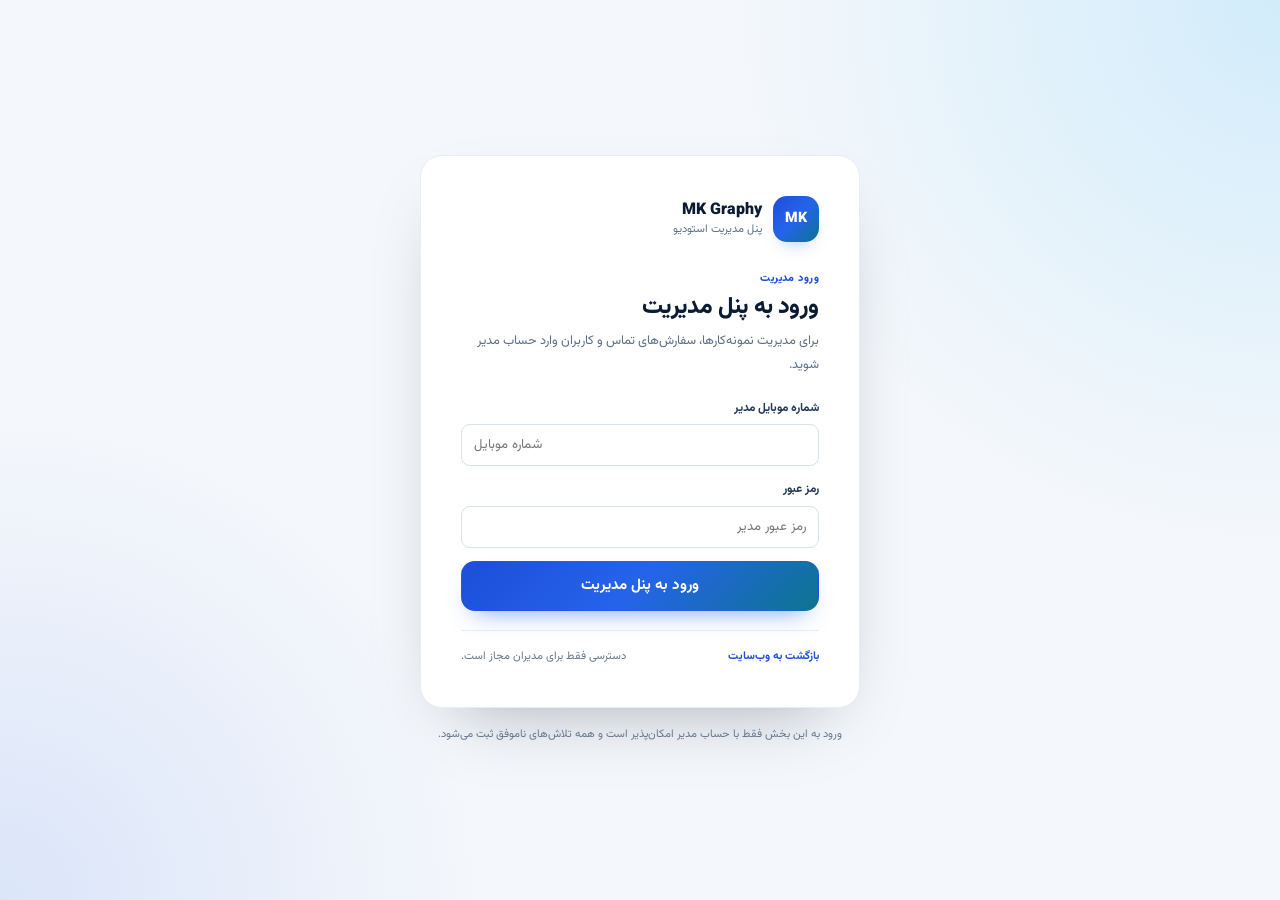
<file: backend/templates/admin_login.html>
<!doctype html>
<html lang="fa" dir="rtl">
  <head>
    <meta charset="UTF-8" />
    <meta name="viewport" content="width=device-width, initial-scale=1.0" />
    <meta name="robots" content="noindex, nofollow" />
    <meta name="theme-color" content="#ffffff" />
    <title>ورود به پنل مدیریت | MK Graphy</title>
    <link rel="icon" type="image/png" href="/assets/favicon.png" />
    <link rel="stylesheet" href="/css/base.css" />
    <link rel="stylesheet" href="/css/admin.css" />
  </head>
  <body class="admin-login-page">
    <main class="admin-login-shell">
      <div class="admin-login-card">
        <a class="admin-login-brand" href="/">
          <span class="brand-mark" aria-hidden="true">MK</span>
          <span>
            <strong>MK Graphy</strong>
            <small>پنل مدیریت استودیو</small>
          </span>
        </a>

        <div class="admin-login-heading">
          <span class="admin-kicker">ورود مدیریت</span>
          <h1>ورود به پنل مدیریت</h1>
          <p>برای مدیریت نمونه‌کارها، سفارش‌های تماس و کاربران وارد حساب مدیر شوید.</p>
        </div>

        <div class="admin-alert" data-login-error role="alert" hidden></div>

        <form class="admin-form" data-admin-login-form novalidate>
          <div class="admin-field">
            <label for="admin-phone">شماره موبایل مدیر</label>
            <input
              class="admin-input"
              id="admin-phone"
              name="phone"
              type="tel"
              inputmode="tel"
              autocomplete="username"
              placeholder="شماره موبایل"
              dir="ltr"
              required
            />
          </div>
          <div class="admin-field">
            <label for="admin-password">رمز عبور</label>
            <input
              class="admin-input"
              id="admin-password"
              name="password"
              type="password"
              autocomplete="current-password"
              placeholder="رمز عبور مدیر"
              required
            />
          </div>
          <button class="btn btn-primary btn-block" type="submit" data-login-submit>
            ورود به پنل مدیریت
          </button>
        </form>

        <div class="admin-login-foot">
          <a href="/">بازگشت به وب‌سایت</a>
          <span>دسترسی فقط برای مدیران مجاز است.</span>
        </div>
      </div>
      <p class="admin-login-note">ورود به این بخش فقط با حساب مدیر امکان‌پذیر است و همه تلاش‌های ناموفق ثبت می‌شود.</p>
    </main>

    <script src="/js/api.js"></script>
    <script src="/js/admin-login.js"></script>
  </body>
</html>
</file>
<file: css/base.css>
/* --------------------------------------------------------------------------
   Vazirmatn — embedded locally in this CSS file (no external font request)
   Arabic + Latin subsets, variable weights 300–900
   -------------------------------------------------------------------------- */

@font-face {
  font-family: 'Vazirmatn';
  font-style: normal;
  font-weight: 300 900;
  font-display: swap;
  src: url([data-uri]) format('woff2');
  unicode-range: U+0600-06FF, U+0750-077F, U+0870-0891, U+0897-08E1, U+08E3-08FF, U+200C-200E, U+2010-2011, U+204F, U+2E41, U+FB50-FDFF, U+FE70-FE74, U+FE76-FEFC, U+102E0-102FB, U+10E60-10E7E, U+10EC2-10EC7, U+10EC9-10EEE, U+10EF0-10EFF, U+1EE00-1EE03, U+1EE05-1EE1F, U+1EE21-1EE22, U+1EE24, U+1EE27, U+1EE29-1EE32, U+1EE34-1EE37, U+1EE39, U+1EE3B, U+1EE42, U+1EE47, U+1EE49, U+1EE4B, U+1EE4D-1EE4F, U+1EE51-1EE52, U+1EE54, U+1EE57, U+1EE59, U+1EE5B, U+1EE5D, U+1EE5F, U+1EE61-1EE62, U+1EE64, U+1EE67-1EE6A, U+1EE6C-1EE72, U+1EE74-1EE77, U+1EE79-1EE7C, U+1EE7E, U+1EE80-1EE89, U+1EE8B-1EE9B, U+1EEA1-1EEA3, U+1EEA5-1EEA9, U+1EEAB-1EEBB, U+1EEF0-1EEF1;
}

@font-face {
  font-family: 'Vazirmatn';
  font-style: normal;
  font-weight: 300 900;
  font-display: swap;
  src: url([data-uri]) format('woff2');
  unicode-range: U+0000-00FF, U+0131, U+0152-0153, U+02BB-02BC, U+02C6, U+02DA, U+02DC, U+0304, U+0308, U+0329, U+2000-206F, U+20AC, U+2122, U+2191, U+2193, U+2212, U+2215, U+FEFF, U+FFFD;
}

/* ==========================================================================
   MK Graphy — Base stylesheet
   Light (white) theme · Persian RTL · No 3D effects
   ========================================================================== */

:root {
  color-scheme: light;

  /* Surfaces */
  --bg: #ffffff;
  --bg-soft: #f7fafc;
  --bg-tint: #f1f7ff;
  --surface: #ffffff;
  --surface-muted: #f8fafc;

  /* Text */
  --ink: #0b1b33;
  --ink-soft: #223752;
  --muted: #5b6f87;
  --muted-2: #66788e;

  /* Lines */
  --line: #e7edf4;
  --line-strong: #d6e1ec;

  /* Brand */
  --blue-50: #eff6ff;
  --blue-100: #dbeafe;
  --blue-200: #bfdbfe;
  --blue-500: #3b82f6;
  --blue-600: #2563eb;
  --blue-700: #1d4ed8;
  --blue-800: #1e40af;
  --cyan-50: #ecfeff;
  --cyan-100: #cffafe;
  --cyan-600: #0891b2;
  --cyan-700: #0e7490;
  --green-50: #ecfdf5;
  --green-200: #a7f3d0;
  --green-600: #059669;

  --gradient-brand: linear-gradient(135deg, var(--blue-700) 0%, var(--blue-600) 48%, var(--cyan-700) 100%);
  --gradient-text: linear-gradient(120deg, var(--blue-800) 0%, var(--blue-600) 46%, var(--cyan-700) 100%);

  /* Elevation */
  --shadow-xs: 0 1px 2px rgba(15, 36, 64, 0.05);
  --shadow-sm: 0 6px 20px -10px rgba(15, 36, 64, 0.16);
  --shadow-md: 0 18px 45px -22px rgba(15, 36, 64, 0.24);
  --shadow-lg: 0 34px 80px -34px rgba(15, 36, 64, 0.3);

  /* Shape */
  --radius-sm: 10px;
  --radius-md: 14px;
  --radius-lg: 20px;
  --radius-xl: 26px;
  --radius-2xl: 32px;
  --radius-full: 999px;

  /* Layout */
  --container: 1200px;
  --header-h: 80px;
  --section-y: clamp(4rem, 8vw, 6.5rem);

  /* Typography */
  --font: 'Vazirmatn', 'Segoe UI', Tahoma, 'Iranian Sans', 'Noto Naskh Arabic', system-ui, -apple-system, sans-serif;

  /* Motion */
  --ease: cubic-bezier(0.22, 1, 0.36, 1);
  --ease-soft: cubic-bezier(0.4, 0, 0.2, 1);
  --dur-fast: 0.18s;
  --dur: 0.3s;
  --dur-slow: 0.65s;
}

/* --------------------------------------------------------------------------
   Reset
   -------------------------------------------------------------------------- */

*,
*::before,
*::after {
  box-sizing: border-box;
}

html {
  -webkit-text-size-adjust: 100%;
  scroll-behavior: smooth;
  scroll-padding-top: calc(var(--header-h) + 1.5rem);
}

body {
  margin: 0;
  min-height: 100vh;
  background: var(--bg);
  color: var(--ink);
  font-family: var(--font);
  font-size: 16px;
  line-height: 1.8;
  text-rendering: optimizeLegibility;
  -webkit-font-smoothing: antialiased;
  -moz-osx-font-smoothing: grayscale;
  overflow-x: hidden;
}

body.is-locked {
  overflow: hidden;
}

h1,
h2,
h3,
h4,
h5,
h6 {
  margin: 0;
  color: var(--ink);
  font-weight: 800;
  line-height: 1.4;
  text-wrap: balance;
}

p {
  margin: 0;
  color: var(--muted);
  line-height: 1.9;
}

ul,
ol {
  margin: 0;
  padding: 0;
  list-style: none;
}

a {
  color: inherit;
  text-decoration: none;
  transition: color var(--dur-fast) var(--ease-soft);
}

button,
input,
select,
textarea {
  font: inherit;
  color: inherit;
}

button {
  border: 0;
  background: none;
  cursor: pointer;
}

img,
svg,
video {
  display: block;
  max-width: 100%;
}

img {
  height: auto;
}

[hidden] {
  display: none !important;
}

::selection {
  background: var(--blue-100);
  color: var(--blue-800);
}

:focus-visible {
  outline: 3px solid rgba(37, 99, 235, 0.32);
  outline-offset: 3px;
  border-radius: 6px;
}

::-webkit-scrollbar {
  width: 10px;
}

::-webkit-scrollbar-track {
  background: #f2f6fa;
}

::-webkit-scrollbar-thumb {
  background: #c6d3e1;
  border: 2px solid #f2f6fa;
  border-radius: 8px;
}

::-webkit-scrollbar-thumb:hover {
  background: #9fb2c7;
}

/* --------------------------------------------------------------------------
   Layout helpers
   -------------------------------------------------------------------------- */

.container {
  width: 100%;
  max-width: var(--container);
  margin-inline: auto;
  padding-inline: clamp(1.15rem, 4vw, 1.75rem);
}

.section {
  padding-block: var(--section-y);
  position: relative;
}

.section--soft {
  background: var(--bg-soft);
  border-block: 1px solid var(--line);
}

.section-head {
  max-width: 760px;
  margin: 0 auto clamp(2.5rem, 5vw, 3.5rem);
  text-align: center;
}

.section-head h2 {
  font-size: clamp(1.75rem, 3.3vw, 2.6rem);
  letter-spacing: -0.02em;
  margin-bottom: 1rem;
}

.section-head p {
  font-size: clamp(0.98rem, 1.4vw, 1.08rem);
}

.eyebrow {
  display: inline-flex;
  align-items: center;
  gap: 0.5rem;
  padding: 0.38rem 0.95rem;
  margin-bottom: 1.15rem;
  border: 1px solid var(--line-strong);
  border-radius: var(--radius-full);
  background: var(--surface);
  color: var(--blue-700);
  font-size: 0.82rem;
  font-weight: 700;
  box-shadow: var(--shadow-xs);
}

.eyebrow::before {
  content: '';
  width: 7px;
  height: 7px;
  border-radius: 50%;
  background: var(--gradient-brand);
}

.text-gradient {
  background: var(--gradient-text);
  -webkit-background-clip: text;
  background-clip: text;
  -webkit-text-fill-color: transparent;
  color: transparent;
}

.icon {
  width: 1.25em;
  height: 1.25em;
  flex-shrink: 0;
}

.sr-only {
  position: absolute;
  width: 1px;
  height: 1px;
  padding: 0;
  margin: -1px;
  overflow: hidden;
  clip: rect(0, 0, 0, 0);
  white-space: nowrap;
  border: 0;
}

.skip-link {
  position: fixed;
  inset-inline-start: 1rem;
  top: -100px;
  z-index: 2000;
  padding: 0.75rem 1.25rem;
  border-radius: var(--radius-md);
  background: var(--ink);
  color: #fff;
  font-weight: 700;
  transition: top var(--dur) var(--ease-soft);
}

.skip-link:focus-visible {
  top: 1rem;
}

section[id] {
  scroll-margin-top: calc(var(--header-h) + 1.25rem);
}

/* --------------------------------------------------------------------------
   Buttons & links
   -------------------------------------------------------------------------- */

.btn {
  display: inline-flex;
  align-items: center;
  justify-content: center;
  gap: 0.55rem;
  padding: 0.82rem 1.5rem;
  border: 1px solid transparent;
  border-radius: var(--radius-md);
  font-size: 0.94rem;
  font-weight: 700;
  line-height: 1.4;
  white-space: nowrap;
  cursor: pointer;
  transition:
    transform var(--dur-fast) var(--ease-soft),
    box-shadow var(--dur-fast) var(--ease-soft),
    background-color var(--dur-fast) var(--ease-soft),
    border-color var(--dur-fast) var(--ease-soft),
    color var(--dur-fast) var(--ease-soft);
}

.btn:active {
  transform: translateY(0);
}

.btn-primary {
  background: var(--gradient-brand);
  color: #fff;
  box-shadow: 0 12px 26px -14px rgba(37, 99, 235, 0.75);
}

.btn-primary:hover {
  color: #fff;
  transform: translateY(-2px);
  box-shadow: 0 18px 32px -16px rgba(37, 99, 235, 0.8);
}

.btn-secondary {
  background: var(--surface);
  border-color: var(--line-strong);
  color: var(--ink-soft);
  box-shadow: var(--shadow-xs);
}

.btn-secondary:hover {
  border-color: var(--blue-200);
  background: var(--blue-50);
  color: var(--blue-700);
  transform: translateY(-2px);
}

.btn-ghost {
  padding-inline: 0.25rem;
  color: var(--blue-700);
  border: 0;
  background: none;
}

.btn-ghost:hover {
  color: var(--blue-800);
}

.btn-sm {
  padding: 0.6rem 1.1rem;
  font-size: 0.86rem;
  border-radius: 12px;
}

.btn-block {
  width: 100%;
}

.btn .icon {
  transition: transform var(--dur) var(--ease-soft);
}

.btn-primary:hover .icon {
  transform: translateX(-2px);
}

.link-arrow {
  display: inline-flex;
  align-items: center;
  gap: 0.45rem;
  color: var(--blue-700);
  font-size: 0.88rem;
  font-weight: 700;
}

.link-arrow:hover {
  color: var(--blue-800);
}

.link-arrow .icon {
  transition: transform var(--dur) var(--ease-soft);
}

.link-arrow:hover .icon {
  transform: translateX(-4px);
}

/* --------------------------------------------------------------------------
   Header / navigation
   -------------------------------------------------------------------------- */

.site-header {
  position: sticky;
  top: 0;
  z-index: 1000;
  background: rgba(255, 255, 255, 0.82);
  backdrop-filter: blur(18px);
  -webkit-backdrop-filter: blur(18px);
  border-bottom: 1px solid transparent;
  transition:
    border-color var(--dur) var(--ease-soft),
    box-shadow var(--dur) var(--ease-soft),
    background-color var(--dur) var(--ease-soft);
}

.site-header.is-scrolled {
  border-bottom-color: var(--line);
  background: rgba(255, 255, 255, 0.94);
  box-shadow: 0 12px 30px -28px rgba(15, 36, 64, 0.5);
}

.header-inner {
  min-height: var(--header-h);
  display: flex;
  align-items: center;
  justify-content: space-between;
  gap: 1.5rem;
}

.brand {
  display: inline-flex;
  align-items: center;
  gap: 0.7rem;
  flex-shrink: 0;
}

.brand-mark {
  width: 44px;
  height: 44px;
  border-radius: 13px;
  display: grid;
  place-items: center;
  background: var(--gradient-brand);
  color: #fff;
  font-size: 0.96rem;
  font-weight: 900;
  letter-spacing: 0.03em;
  box-shadow: 0 10px 20px -14px rgba(37, 99, 235, 0.9);
  transition: transform var(--dur) var(--ease);
}

.brand:hover .brand-mark {
  transform: translateY(-1px) rotate(-3deg);
}

.brand-copy {
  display: flex;
  flex-direction: column;
  gap: 0.1rem;
}

.brand-name {
  font-size: 1.16rem;
  font-weight: 900;
  line-height: 1.25;
  color: var(--ink);
  letter-spacing: -0.01em;
}

.brand-name span {
  color: var(--blue-700);
}

.brand-tagline {
  font-size: 0.72rem;
  font-weight: 500;
  color: var(--muted);
  line-height: 1.4;
}

.desktop-nav ul {
  display: flex;
  align-items: center;
  gap: clamp(1rem, 2vw, 1.9rem);
}

.nav-link {
  position: relative;
  display: inline-block;
  padding-block: 0.45rem;
  color: var(--ink-soft);
  font-size: 0.93rem;
  font-weight: 600;
}

.nav-link::after {
  content: '';
  position: absolute;
  inset-inline-start: 0;
  bottom: 0;
  width: 0;
  height: 2px;
  border-radius: 2px;
  background: var(--gradient-brand);
  transition: width var(--dur) var(--ease-soft);
}

.nav-link:hover,
.nav-link[aria-current='page'] {
  color: var(--blue-700);
}

.nav-link:hover::after,
.nav-link[aria-current='page']::after {
  width: 100%;
}

.header-actions {
  display: flex;
  align-items: center;
  gap: 0.75rem;
}

.menu-toggle {
  display: none;
  width: 44px;
  height: 44px;
  align-items: center;
  justify-content: center;
  border: 1px solid var(--line-strong);
  border-radius: 12px;
  background: var(--surface);
  color: var(--ink);
  transition:
    border-color var(--dur) var(--ease-soft),
    color var(--dur) var(--ease-soft),
    background-color var(--dur) var(--ease-soft);
}

.menu-toggle:hover {
  border-color: var(--blue-200);
  color: var(--blue-700);
  background: var(--blue-50);
}

.menu-toggle .icon {
  width: 22px;
  height: 22px;
}

/* Mobile drawer */
.mobile-menu {
  position: fixed;
  inset: 0;
  z-index: 1300;
  display: flex;
  flex-direction: column;
  padding: 1.35rem clamp(1.15rem, 5vw, 1.75rem) 2rem;
  background: var(--bg);
  overflow-y: auto;
  animation: menuFade 0.24s var(--ease-soft);
}

.mobile-menu-head {
  display: flex;
  align-items: center;
  justify-content: space-between;
  gap: 1rem;
  padding-bottom: 1.25rem;
  border-bottom: 1px solid var(--line);
}

.mobile-close {
  width: 44px;
  height: 44px;
  display: grid;
  place-items: center;
  border: 1px solid var(--line-strong);
  border-radius: 12px;
  color: var(--ink);
  background: var(--surface);
}

.mobile-close:hover {
  color: var(--blue-700);
  border-color: var(--blue-200);
}

.mobile-nav {
  display: flex;
  flex-direction: column;
  margin-top: 1.25rem;
}

.mobile-nav a {
  display: flex;
  align-items: center;
  justify-content: space-between;
  gap: 1rem;
  padding-block: 1rem;
  border-bottom: 1px solid var(--line);
  color: var(--ink);
  font-size: 1.08rem;
  font-weight: 700;
}

.mobile-nav a .icon {
  color: var(--muted-2);
  width: 18px;
  height: 18px;
}

.mobile-nav a:hover,
.mobile-nav a[aria-current='page'] {
  color: var(--blue-700);
}

.mobile-menu-foot {
  display: flex;
  flex-direction: column;
  gap: 0.75rem;
  margin-top: auto;
  padding-top: 2rem;
}

.mobile-menu-note {
  font-size: 0.8rem;
  color: var(--muted-2);
  text-align: center;
}

@keyframes menuFade {
  from {
    opacity: 0;
    transform: translateY(-8px);
  }
  to {
    opacity: 1;
    transform: none;
  }
}

@media (max-width: 1024px) {
  .desktop-nav,
  .header-cta {
    display: none;
  }

  .menu-toggle {
    display: inline-flex;
  }
}

@media (max-width: 640px) {
  .nav-call-btn {
    display: none;
  }
}

@media (max-width: 420px) {
  .brand-tagline {
    display: none;
  }
}

/* --------------------------------------------------------------------------
   Footer
   -------------------------------------------------------------------------- */

.site-footer {
  background: var(--bg);
  border-top: 1px solid var(--line);
  padding-top: clamp(3rem, 6vw, 4.5rem);
  padding-bottom: 1.5rem;
}

.footer-grid {
  display: grid;
  grid-template-columns: 1.55fr 0.85fr 1fr 1.15fr;
  gap: clamp(2rem, 4vw, 3.25rem);
  padding-bottom: clamp(2.5rem, 5vw, 3.5rem);
}

.footer-about {
  margin-top: 1.15rem;
  margin-bottom: 1.35rem;
  max-width: 340px;
  font-size: 0.89rem;
  line-height: 1.9;
}

.footer-social {
  display: flex;
  align-items: center;
  gap: 0.6rem;
}

.social-btn {
  width: 40px;
  height: 40px;
  display: grid;
  place-items: center;
  border: 1px solid var(--line);
  border-radius: 12px;
  background: var(--surface);
  color: var(--ink-soft);
  transition:
    color var(--dur-fast) var(--ease-soft),
    border-color var(--dur-fast) var(--ease-soft),
    background-color var(--dur-fast) var(--ease-soft),
    transform var(--dur-fast) var(--ease-soft);
}

.social-btn:hover {
  color: #fff;
  border-color: transparent;
  background: var(--gradient-brand);
  transform: translateY(-2px);
}

.footer-title {
  margin: 0.2rem 0 1.2rem;
  color: var(--ink);
  font-size: 0.98rem;
  font-weight: 800;
}

.footer-title::after {
  content: '';
  display: block;
  width: 26px;
  height: 2px;
  margin-top: 0.65rem;
  border-radius: 2px;
  background: var(--gradient-brand);
}

.footer-links {
  display: flex;
  flex-direction: column;
  gap: 0.7rem;
}

.footer-links a {
  display: inline-flex;
  align-items: center;
  gap: 0.4rem;
  color: var(--muted);
  font-size: 0.89rem;
}

.footer-links a:hover {
  color: var(--blue-700);
}

.footer-contact {
  display: flex;
  flex-direction: column;
  gap: 0.9rem;
}

.footer-contact-item {
  display: flex;
  align-items: flex-start;
  gap: 0.6rem;
  color: var(--muted);
  font-size: 0.87rem;
  line-height: 1.7;
}

.footer-contact-item .icon {
  width: 17px;
  height: 17px;
  margin-top: 0.22rem;
  color: var(--blue-600);
}

.footer-contact-item[dir='ltr'] {
  text-align: right;
}

.footer-bottom {
  display: flex;
  align-items: center;
  justify-content: space-between;
  gap: 1rem;
  flex-wrap: wrap;
  padding-top: 1.35rem;
  border-top: 1px solid var(--line);
  color: var(--muted-2);
  font-size: 0.79rem;
}

.to-top {
  width: 40px;
  height: 40px;
  display: grid;
  place-items: center;
  border: 1px solid var(--line-strong);
  border-radius: 12px;
  background: var(--surface);
  color: var(--blue-700);
  transition:
    background-color var(--dur-fast) var(--ease-soft),
    color var(--dur-fast) var(--ease-soft),
    transform var(--dur-fast) var(--ease-soft);
}

.to-top:hover {
  color: #fff;
  background: var(--gradient-brand);
  transform: translateY(-2px);
}

@media (max-width: 1024px) {
  .footer-grid {
    grid-template-columns: 1.4fr 1fr;
  }
}

@media (max-width: 640px) {
  .footer-grid {
    grid-template-columns: 1fr;
    gap: 2rem;
  }

  .footer-about {
    max-width: none;
  }

  .footer-bottom {
    flex-direction: column;
    align-items: flex-start;
  }
}

/* --------------------------------------------------------------------------
   Scroll reveal & shared animations
   -------------------------------------------------------------------------- */

.js [data-reveal] {
  opacity: 0;
  transform: translateY(22px);
  transition:
    opacity 0.7s var(--ease),
    transform 0.7s var(--ease);
  transition-delay: var(--reveal-delay, 0ms);
}

.js [data-reveal].is-revealed {
  opacity: 1;
  transform: none;
}

@keyframes riseIn {
  from {
    opacity: 0;
    transform: translateY(18px);
  }
  to {
    opacity: 1;
    transform: none;
  }
}

@keyframes fadeIn {
  from {
    opacity: 0;
  }
  to {
    opacity: 1;
  }
}

/* Image fallback background */
[data-media] {
  position: relative;
  background: #eef5ff;
}

/* Branded placeholder visible while an image loads or if it fails */
[data-media]::before {
  content: 'MK GRAPHY';
  position: absolute;
  inset: 0;
  z-index: 0;
  display: flex;
  align-items: center;
  justify-content: center;
  color: rgba(37, 99, 235, 0.16);
  font-size: clamp(1.35rem, 4vw, 2.35rem);
  font-weight: 900;
  letter-spacing: 0.16em;
  background:
    radial-gradient(120% 120% at 18% 18%, rgba(37, 99, 235, 0.12) 0%, rgba(37, 99, 235, 0) 48%),
    radial-gradient(100% 100% at 82% 82%, rgba(8, 145, 178, 0.12) 0%, rgba(8, 145, 178, 0) 52%),
    repeating-linear-gradient(135deg, rgba(37, 99, 235, 0.045) 0 1px, transparent 1px 16px);
  pointer-events: none;
}

[data-media] img {
  position: relative;
  z-index: 1;
  transition: opacity var(--dur) var(--ease-soft);
}

[data-media].is-fallback img {
  opacity: 0;
}

/* --------------------------------------------------------------------------
   Reduced motion
   -------------------------------------------------------------------------- */

@media (prefers-reduced-motion: reduce) {
  html {
    scroll-behavior: auto;
  }

  *,
  *::before,
  *::after {
    animation-duration: 0.01ms !important;
    animation-iteration-count: 1 !important;
    transition-duration: 0.01ms !important;
    scroll-behavior: auto !important;
  }

  .js [data-reveal] {
    opacity: 1;
    transform: none;
  }
}
</file>
<file: css/home.css>
/* ==========================================================================
   MK Graphy — Home page (hero slider, about, services, portfolio)
   ========================================================================== */

/* --------------------------------------------------------------------------
   Hero slider
   -------------------------------------------------------------------------- */

.hero {
  position: relative;
  padding-block: clamp(2.5rem, 5vw, 4.5rem) clamp(2.5rem, 5vw, 4rem);
  overflow: hidden;
  background:
    radial-gradient(900px 420px at 88% -8%, #eaf4ff 0%, rgba(234, 244, 255, 0) 62%),
    radial-gradient(620px 360px at 4% 108%, #eefbfc 0%, rgba(238, 251, 252, 0) 60%),
    var(--bg);
}

.hero::before {
  content: '';
  position: absolute;
  inset: 0;
  background-image: radial-gradient(#dbe7f5 1px, transparent 1px);
  background-size: 26px 26px;
  opacity: 0.5;
  -webkit-mask-image: radial-gradient(ellipse 72% 60% at 50% 42%, #000 15%, transparent 78%);
  mask-image: radial-gradient(ellipse 72% 60% at 50% 42%, #000 15%, transparent 78%);
  pointer-events: none;
}

.hero .container {
  position: relative;
  z-index: 1;
}

.hero-slider {
  position: relative;
  display: grid;
}

.hero-slide {
  grid-area: 1 / 1;
  display: grid;
  grid-template-columns: minmax(0, 1.04fr) minmax(0, 0.96fr);
  align-items: center;
  gap: clamp(2rem, 4.5vw, 4.5rem);
  opacity: 0;
  visibility: hidden;
  pointer-events: none;
  transform: translateY(14px);
  transition:
    opacity 0.55s var(--ease-soft),
    transform 0.55s var(--ease-soft),
    visibility 0.55s;
}

.hero-slide.is-active {
  opacity: 1;
  visibility: visible;
  pointer-events: auto;
  transform: none;
}

.hero-content {
  min-width: 0;
}

.hero-eyebrow {
  display: inline-flex;
  align-items: center;
  gap: 0.5rem;
  padding: 0.4rem 1rem;
  border: 1px solid var(--line-strong);
  border-radius: var(--radius-full);
  background: rgba(255, 255, 255, 0.85);
  color: var(--blue-700);
  font-size: 0.82rem;
  font-weight: 700;
  box-shadow: var(--shadow-xs);
}

.hero-eyebrow-dot {
  width: 7px;
  height: 7px;
  border-radius: 50%;
  background: var(--gradient-brand);
  box-shadow: 0 0 0 4px rgba(37, 99, 235, 0.1);
}

.hero-title {
  margin-block: 1.3rem 1.1rem;
  font-size: clamp(2.15rem, 4.8vw, 3.8rem);
  line-height: 1.28;
  letter-spacing: -0.03em;
}

.hero-title .title-highlight {
  display: block;
  background: var(--gradient-text);
  -webkit-background-clip: text;
  background-clip: text;
  -webkit-text-fill-color: transparent;
  color: transparent;
}

.hero-description {
  max-width: 33rem;
  font-size: clamp(0.98rem, 1.5vw, 1.1rem);
  line-height: 1.95;
}

.hero-actions {
  display: flex;
  align-items: center;
  gap: 0.8rem;
  flex-wrap: wrap;
  margin-top: 1.9rem;
}

.hero-trust {
  display: flex;
  align-items: center;
  gap: 0.8rem;
  margin-top: 2rem;
  padding-top: 1.4rem;
  border-top: 1px solid var(--line);
  color: var(--muted);
  font-size: 0.82rem;
}

.hero-trust-avatars {
  display: flex;
  align-items: center;
}

.hero-trust-avatars span {
  width: 26px;
  height: 26px;
  margin-inline-start: -8px;
  border: 2px solid #fff;
  border-radius: 50%;
  background: linear-gradient(135deg, #dbeafe, #cffafe);
  color: var(--blue-700);
  font-size: 0.62rem;
  font-weight: 800;
  display: grid;
  place-items: center;
}

.hero-trust-avatars span:first-child {
  margin-inline-start: 0;
}

.hero-media {
  position: relative;
  min-width: 0;
  border-radius: var(--radius-2xl);
  overflow: hidden;
  border: 1px solid var(--line);
  box-shadow: var(--shadow-lg);
  background: #eef5ff;
}

.hero-media img {
  width: 100%;
  height: clamp(330px, 36vw, 470px);
  object-fit: cover;
  transition: transform 0.9s var(--ease-soft);
}

.hero-media:hover img {
  transform: scale(1.025);
}

.hero-media::after {
  content: '';
  position: absolute;
  inset: 0;
  z-index: 2;
  background: linear-gradient(180deg, rgba(8, 24, 46, 0) 46%, rgba(8, 24, 46, 0.36) 100%);
  pointer-events: none;
}

.hero-stat {
  position: absolute;
  z-index: 3;
  inset-block-end: 1rem;
  inset-inline-start: 1rem;
  display: flex;
  align-items: center;
  gap: 0.85rem;
  max-width: calc(100% - 2rem);
  padding: 0.9rem 1.1rem;
  border: 1px solid rgba(255, 255, 255, 0.7);
  border-radius: 16px;
  background: rgba(255, 255, 255, 0.94);
  backdrop-filter: blur(12px);
  -webkit-backdrop-filter: blur(12px);
  box-shadow: var(--shadow-md);
}

.hero-stat-value {
  color: var(--blue-700);
  font-size: 1.55rem;
  font-weight: 900;
  line-height: 1;
  white-space: nowrap;
  direction: ltr;
  unicode-bidi: isolate;
}

.hero-stat-text {
  display: flex;
  flex-direction: column;
  gap: 0.1rem;
  min-width: 0;
}

.hero-stat-label {
  color: var(--ink);
  font-size: 0.79rem;
  font-weight: 700;
  line-height: 1.5;
}

.hero-stat-detail {
  color: var(--muted);
  font-size: 0.7rem;
  line-height: 1.5;
}

/* Slide entrance animations */
.hero-slide.is-active .hero-eyebrow {
  animation: heroRise 0.5s var(--ease) both;
}

.hero-slide.is-active .hero-title {
  animation: heroRise 0.6s var(--ease) 0.08s both;
}

.hero-slide.is-active .hero-description {
  animation: heroRise 0.6s var(--ease) 0.16s both;
}

.hero-slide.is-active .hero-actions {
  animation: heroRise 0.6s var(--ease) 0.24s both;
}

.hero-slide.is-active .hero-trust {
  animation: heroRise 0.6s var(--ease) 0.32s both;
}

.hero-slide.is-active .hero-media {
  animation: heroMediaIn 0.8s var(--ease) 0.12s both;
}

.hero-slide.is-active .hero-stat {
  animation: heroStatIn 0.55s var(--ease) 0.55s both;
}

@keyframes heroRise {
  from {
    opacity: 0;
    transform: translateY(18px);
  }
  to {
    opacity: 1;
    transform: none;
  }
}

@keyframes heroMediaIn {
  from {
    opacity: 0;
    transform: translateY(22px) scale(0.985);
  }
  to {
    opacity: 1;
    transform: none;
  }
}

@keyframes heroStatIn {
  from {
    opacity: 0;
    transform: translateY(10px);
  }
  to {
    opacity: 1;
    transform: none;
  }
}

/* Slider controls */
.hero-footer {
  display: flex;
  align-items: center;
  justify-content: space-between;
  gap: 1.5rem;
  flex-wrap: wrap;
  margin-top: clamp(2rem, 4vw, 3rem);
  padding-top: 1.35rem;
  border-top: 1px solid var(--line);
}

.slider-arrows {
  display: flex;
  align-items: center;
  gap: 0.55rem;
}

.slider-arrow {
  width: 46px;
  height: 46px;
  display: grid;
  place-items: center;
  border: 1px solid var(--line-strong);
  border-radius: 50%;
  background: var(--surface);
  color: var(--ink);
  transition:
    color var(--dur-fast) var(--ease-soft),
    border-color var(--dur-fast) var(--ease-soft),
    background-color var(--dur-fast) var(--ease-soft),
    transform var(--dur-fast) var(--ease-soft),
    box-shadow var(--dur-fast) var(--ease-soft);
}

.slider-arrow:hover {
  color: #fff;
  border-color: transparent;
  background: var(--gradient-brand);
  transform: translateY(-2px);
  box-shadow: 0 12px 24px -14px rgba(37, 99, 235, 0.8);
}

.slider-arrow .icon {
  width: 20px;
  height: 20px;
}

.slider-center {
  display: flex;
  align-items: center;
  gap: 0.55rem;
}

.slider-dot {
  width: 9px;
  height: 9px;
  padding: 0;
  border-radius: var(--radius-full);
  background: #cbd8e6;
  transition:
    width var(--dur) var(--ease),
    background-color var(--dur) var(--ease);
}

.slider-dot:hover {
  background: #9fb2c7;
}

.slider-dot.is-active {
  width: 36px;
  background: var(--gradient-brand);
}

.slider-end {
  display: flex;
  align-items: center;
  gap: 0.9rem;
}

.slider-progress {
  width: 96px;
  height: 4px;
  border-radius: var(--radius-full);
  background: #e6edf5;
  overflow: hidden;
}

.slider-progress span {
  display: block;
  width: 100%;
  height: 100%;
  border-radius: inherit;
  background: var(--gradient-brand);
  transform: scaleX(0);
  transform-origin: right center;
}

.slider-progress.is-running span {
  animation: sliderProgress 6.5s linear forwards;
}

.slider-progress.is-paused span {
  animation-play-state: paused;
}

@keyframes sliderProgress {
  from {
    transform: scaleX(0);
  }
  to {
    transform: scaleX(1);
  }
}

.slider-count {
  display: flex;
  align-items: baseline;
  gap: 0.3rem;
  color: var(--muted);
  font-size: 0.82rem;
  font-weight: 700;
  letter-spacing: 0.04em;
  direction: ltr;
}

.slider-count strong {
  color: var(--ink);
  font-size: 1rem;
}

/* --------------------------------------------------------------------------
   About
   -------------------------------------------------------------------------- */

.about {
  background: var(--bg-soft);
  border-block: 1px solid var(--line);
}

.about-grid {
  display: grid;
  grid-template-columns: minmax(0, 1.03fr) minmax(0, 0.97fr);
  align-items: center;
  gap: clamp(2.5rem, 5vw, 4.75rem);
}

.about-copy h2 {
  font-size: clamp(1.7rem, 3.2vw, 2.55rem);
  letter-spacing: -0.02em;
  margin-bottom: 1.25rem;
}

.about-copy > p {
  margin-bottom: 1rem;
  font-size: 0.98rem;
  line-height: 1.95;
}

.about-highlights {
  display: grid;
  grid-template-columns: repeat(2, minmax(0, 1fr));
  gap: 0.85rem;
  margin-top: 1.9rem;
}

.about-highlight {
  display: flex;
  align-items: flex-start;
  gap: 0.75rem;
  padding: 0.95rem;
  border: 1px solid var(--line);
  border-radius: 16px;
  background: var(--surface);
  transition:
    border-color var(--dur-fast) var(--ease-soft),
    box-shadow var(--dur-fast) var(--ease-soft),
    transform var(--dur-fast) var(--ease-soft);
}

.about-highlight:hover {
  border-color: var(--blue-200);
  box-shadow: var(--shadow-sm);
  transform: translateY(-2px);
}

.about-highlight-icon {
  width: 38px;
  height: 38px;
  flex-shrink: 0;
  display: grid;
  place-items: center;
  border-radius: 11px;
  background: var(--blue-50);
  color: var(--blue-600);
}

.about-highlight-icon .icon {
  width: 19px;
  height: 19px;
}

.about-highlight h3 {
  margin: 0 0 0.2rem;
  color: var(--ink);
  font-size: 0.9rem;
  font-weight: 700;
}

.about-highlight p {
  color: var(--muted);
  font-size: 0.78rem;
  line-height: 1.7;
}

.about-media {
  position: relative;
}

.about-photo {
  position: relative;
  overflow: hidden;
  border: 1px solid var(--line);
  border-radius: var(--radius-2xl);
  box-shadow: var(--shadow-md);
}

.about-photo img {
  width: 100%;
  height: clamp(320px, 36vw, 450px);
  object-fit: cover;
}

.about-badge {
  position: absolute;
  z-index: 3;
  top: 1rem;
  inset-inline-start: 1rem;
  display: inline-flex;
  align-items: center;
  gap: 0.45rem;
  padding: 0.5rem 0.9rem;
  border: 1px solid rgba(255, 255, 255, 0.65);
  border-radius: var(--radius-full);
  background: rgba(255, 255, 255, 0.92);
  backdrop-filter: blur(10px);
  -webkit-backdrop-filter: blur(10px);
  color: var(--ink);
  font-size: 0.76rem;
  font-weight: 700;
  box-shadow: var(--shadow-sm);
}

.about-badge .icon {
  width: 15px;
  height: 15px;
  color: var(--blue-600);
}

.about-stats {
  position: relative;
  z-index: 2;
  display: grid;
  grid-template-columns: repeat(3, 1fr);
  gap: 0.5rem;
  margin: -2.4rem 1rem 0;
  padding: 1.2rem 1rem;
  border: 1px solid var(--line);
  border-radius: 20px;
  background: var(--surface);
  box-shadow: var(--shadow-md);
  text-align: center;
}

.about-stat-value {
  color: var(--blue-700);
  font-size: clamp(1.35rem, 2.4vw, 1.7rem);
  font-weight: 900;
  line-height: 1.2;
  direction: ltr;
  unicode-bidi: isolate;
}

.about-stat-label {
  margin-top: 0.15rem;
  color: var(--muted);
  font-size: 0.72rem;
  line-height: 1.5;
}

/* --------------------------------------------------------------------------
   Services — two focused cards
   -------------------------------------------------------------------------- */

.services {
  background: var(--bg);
}

.services-grid {
  display: grid;
  grid-template-columns: repeat(2, minmax(0, 1fr));
  gap: clamp(1rem, 2vw, 1.5rem);
}

.service-card {
  --service-accent: var(--blue-600);
  --service-accent-soft: var(--blue-50);
  position: relative;
  display: flex;
  flex-direction: column;
  padding: clamp(1.5rem, 3vw, 2.35rem);
  border: 1px solid var(--line);
  border-radius: var(--radius-2xl);
  background:
    radial-gradient(520px 220px at 100% 0%, var(--service-accent-soft) 0%, rgba(255, 255, 255, 0) 58%),
    var(--surface);
  overflow: hidden;
  transition:
    transform var(--dur) var(--ease),
    border-color var(--dur) var(--ease-soft),
    box-shadow var(--dur) var(--ease-soft);
}

.service-card::before {
  content: '';
  position: absolute;
  top: 0;
  inset-inline: 0;
  height: 3px;
  background: linear-gradient(90deg, var(--service-accent), transparent 82%);
  opacity: 0.85;
}

.service-card:hover {
  transform: translateY(-4px);
  border-color: var(--blue-200);
  box-shadow: var(--shadow-md);
}

.service-card--video {
  --service-accent: var(--cyan-600);
  --service-accent-soft: var(--cyan-50);
}

.service-top {
  display: flex;
  align-items: center;
  justify-content: space-between;
  gap: 1rem;
  margin-bottom: 1.25rem;
}

.service-icon {
  width: 54px;
  height: 54px;
  display: grid;
  place-items: center;
  border-radius: 16px;
  background: var(--service-accent-soft);
  color: var(--service-accent);
  border: 1px solid color-mix(in srgb, var(--service-accent) 15%, transparent);
}

.service-icon .icon {
  width: 26px;
  height: 26px;
}

.service-chip {
  padding: 0.33rem 0.8rem;
  border: 1px solid var(--line);
  border-radius: var(--radius-full);
  background: var(--surface);
  color: var(--muted);
  font-size: 0.72rem;
  font-weight: 700;
}

.service-card h3 {
  margin-bottom: 0.6rem;
  font-size: clamp(1.3rem, 2.2vw, 1.55rem);
  letter-spacing: -0.01em;
}

.service-desc {
  font-size: 0.93rem;
  line-height: 1.9;
}

.service-features {
  display: flex;
  flex-direction: column;
  gap: 0.55rem;
  margin-top: 1.35rem;
  padding-top: 1.2rem;
  border-top: 1px solid var(--line);
}

.service-feature {
  display: flex;
  align-items: flex-start;
  gap: 0.55rem;
  color: var(--ink-soft);
  font-size: 0.85rem;
  line-height: 1.7;
}

.service-feature .icon {
  width: 16px;
  height: 16px;
  margin-top: 0.25rem;
  color: var(--service-accent);
}

.service-footer {
  display: flex;
  align-items: center;
  justify-content: space-between;
  gap: 1rem;
  flex-wrap: wrap;
  margin-top: auto;
  padding-top: 1.35rem;
}

.service-meta {
  display: flex;
  flex-direction: column;
  gap: 0.1rem;
}

.service-meta span {
  color: var(--muted-2);
  font-size: 0.68rem;
}

.service-meta strong {
  color: var(--ink-soft);
  font-size: 0.79rem;
  font-weight: 700;
}

/* --------------------------------------------------------------------------
   Portfolio
   -------------------------------------------------------------------------- */

.portfolio {
  background: var(--bg-soft);
  border-block: 1px solid var(--line);
}






.portfolio-grid {
  display: grid;
  grid-template-columns: repeat(4, minmax(0, 1fr));
  gap: clamp(0.85rem, 1.6vw, 1.3rem);
}

.portfolio-loading,
.portfolio-empty {
  grid-column: 1 / -1;
  padding: 3rem 1rem;
  border: 1px dashed var(--line-strong);
  border-radius: var(--radius-lg);
  background: rgba(255, 255, 255, 0.62);
  color: var(--muted);
  text-align: center;
  font-size: 0.9rem;
}

.portfolio-empty p {
  margin-bottom: 1rem;
}

.portfolio-more {
  display: flex;
  justify-content: center;
  margin-top: 2rem;
}

.portfolio-more .btn {
  min-width: 180px;
}

.project-card {
  display: flex;
  flex-direction: column;
  min-width: 0;
  border: 1px solid var(--line);
  border-radius: var(--radius-lg);
  background: var(--surface);
  overflow: hidden;
  transition:
    transform var(--dur) var(--ease),
    border-color var(--dur) var(--ease-soft),
    box-shadow var(--dur) var(--ease-soft);
}

.project-card:hover {
  transform: translateY(-4px);
  border-color: var(--blue-200);
  box-shadow: var(--shadow-md);
}

.project-card.is-entering {
  animation: cardEnter 0.45s var(--ease) both;
  animation-delay: var(--enter-delay, 0ms);
}

@keyframes cardEnter {
  from {
    opacity: 0;
    transform: translateY(16px) scale(0.985);
  }
  to {
    opacity: 1;
    transform: none;
  }
}

.project-media {
  position: relative;
  display: block;
  aspect-ratio: 16 / 11;
  overflow: hidden;
  background: #eef5ff;
}

.project-media img {
  width: 100%;
  height: 100%;
  object-fit: cover;
  transition: transform 0.7s var(--ease-soft);
}

.project-card:hover .project-media img {
  transform: scale(1.045);
}

.project-media::after {
  content: '';
  position: absolute;
  inset: 0;
  z-index: 2;
  background: linear-gradient(180deg, rgba(8, 24, 46, 0.05) 40%, rgba(8, 24, 46, 0.28) 100%);
  pointer-events: none;
}

.project-badge {
  position: absolute;
  z-index: 3;
  top: 0.7rem;
  inset-inline-start: 0.7rem;
  padding: 0.26rem 0.62rem;
  border: 1px solid rgba(255, 255, 255, 0.65);
  border-radius: var(--radius-full);
  background: rgba(255, 255, 255, 0.94);
  color: var(--ink);
  font-size: 0.66rem;
  font-weight: 700;
  backdrop-filter: blur(8px);
  -webkit-backdrop-filter: blur(8px);
}

.project-kind {
  position: absolute;
  z-index: 3;
  bottom: 0.7rem;
  inset-inline-end: 0.7rem;
  width: 32px;
  height: 32px;
  display: grid;
  place-items: center;
  border-radius: 10px;
  background: rgba(255, 255, 255, 0.94);
  color: var(--blue-700);
  box-shadow: var(--shadow-xs);
}

.project-kind .icon {
  width: 16px;
  height: 16px;
}

.project-card--video .project-kind {
  color: var(--cyan-700);
}

.project-body {
  display: flex;
  flex-direction: column;
  flex: 1;
  padding: 1rem 1rem 1.1rem;
}

.project-title {
  margin-bottom: 0.35rem;
  font-size: 0.98rem;
  font-weight: 800;
  line-height: 1.55;
}

.project-desc {
  display: -webkit-box;
  -webkit-line-clamp: 3;
  -webkit-box-orient: vertical;
  overflow: hidden;
  color: var(--muted);
  font-size: 0.8rem;
  line-height: 1.8;
}

.project-tags {
  display: flex;
  flex-wrap: wrap;
  gap: 0.3rem;
  margin-top: auto;
  padding-top: 0.85rem;
}

.tech-pill {
  direction: ltr;
  padding: 0.18rem 0.45rem;
  border: 1px solid #e3ebf3;
  border-radius: 6px;
  background: #f7fafc;
  color: #5d7088;
  font-size: 0.64rem;
  font-weight: 500;
  line-height: 1.6;
}

.project-link {
  display: flex;
  align-items: center;
  justify-content: space-between;
  gap: 0.5rem;
  margin-top: 0.9rem;
  padding-top: 0.8rem;
  border-top: 1px solid var(--line);
  color: var(--blue-700);
  font-size: 0.79rem;
  font-weight: 700;
}

.project-link .icon {
  width: 16px;
  height: 16px;
  transition: transform var(--dur) var(--ease-soft);
}

.project-card:hover .project-link .icon {
  transform: translateX(-3px);
}

.project-card[hidden] {
  display: none;
}

/* --------------------------------------------------------------------------
   Responsive
   -------------------------------------------------------------------------- */

@media (max-width: 1200px) {
  .portfolio-grid {
    grid-template-columns: repeat(3, minmax(0, 1fr));
  }
}

@media (max-width: 992px) {
  .hero-slide {
    grid-template-columns: minmax(0, 1fr);
    gap: 2.25rem;
  }

  .hero-content {
    text-align: center;
  }

  .hero-description {
    margin-inline: auto;
  }

  .hero-actions,
  .hero-trust {
    justify-content: center;
  }

  .hero-title {
    font-size: clamp(2rem, 6vw, 3rem);
  }

  .hero-media {
    max-width: 640px;
    margin-inline: auto;
  }

  .hero-media img {
    height: clamp(300px, 52vw, 430px);
  }

  .about-grid {
    grid-template-columns: minmax(0, 1fr);
    gap: 2.75rem;
  }

  .about-media {
    max-width: 620px;
    margin-inline: auto;
    width: 100%;
  }

  .about-photo img {
    height: clamp(280px, 48vw, 420px);
  }

  .portfolio-grid {
    grid-template-columns: repeat(2, minmax(0, 1fr));
  }
}

@media (max-width: 768px) {
  .services-grid {
    grid-template-columns: minmax(0, 1fr);
  }

  .hero-footer {
    justify-content: center;
    gap: 1rem;
  }

  .slider-arrows {
    order: 1;
  }

  .slider-center {
    order: 2;
  }

  .slider-end {
    order: 3;
    width: 100%;
    justify-content: center;
    gap: 0.75rem;
  }

  .slider-progress {
    width: 90px;
  }
}

@media (max-width: 640px) {
  .about-highlights {
    grid-template-columns: minmax(0, 1fr);
  }

  .portfolio-grid {
    grid-template-columns: minmax(0, 1fr);
  }

  .hero-media img {
    height: 260px;
  }

  .hero-stat {
    inset-block-end: 0.75rem;
    inset-inline-start: 0.75rem;
    padding: 0.7rem 0.85rem;
    gap: 0.65rem;
  }

  .hero-stat-value {
    font-size: 1.25rem;
  }

  .hero-stat-label {
    font-size: 0.73rem;
  }

  .hero-stat-detail {
    display: none;
  }

  .about-stats {
    margin-inline: 0.5rem;
    padding-inline: 0.6rem;
  }

  .hero-trust {
    display: none;
  }
}

@media (max-width: 420px) {
  .slider-end {
    justify-content: space-between;
  }
}
</file>
<file: css/auth.css>
/* ==========================================================================
   MK Graphy — account, auth dialogs, call orders and success overlay
   ========================================================================== */

/* Header account area */
.auth-slot,
.mobile-auth-slot {
  display: flex;
  align-items: center;
  gap: 0.5rem;
}

.user-chip {
  display: inline-flex;
  align-items: center;
  gap: 0.55rem;
  max-width: 100%;
  padding: 0.28rem 0.4rem 0.28rem 0.65rem;
  border: 1px solid var(--line);
  border-radius: var(--radius-full);
  background: var(--surface);
  box-shadow: var(--shadow-xs);
}

.user-chip-name {
  color: var(--ink-soft);
  font-size: 0.76rem;
  font-weight: 700;
  white-space: nowrap;
}

.user-admin-link {
  color: var(--blue-700);
  font-size: 0.7rem;
  font-weight: 700;
  text-decoration: underline;
  text-underline-offset: 2px;
}

.user-admin-link:hover {
  color: var(--blue-800);
}

.user-logout {
  padding: 0.15rem 0.4rem;
  border-radius: 8px;
  color: var(--muted);
  font-size: 0.7rem;
  font-weight: 600;
}

.user-logout:hover {
  color: #b91c1c;
  background: #fef2f2;
}

.mobile-user-chip {
  display: flex;
  flex-direction: column;
  gap: 0.7rem;
  padding: 0.85rem;
  border: 1px solid var(--line);
  border-radius: 14px;
  background: var(--bg-soft);
}

.mobile-user-chip > div:first-child {
  display: flex;
  flex-direction: column;
  gap: 0.15rem;
}

.mobile-user-phone {
  color: var(--muted);
  font-size: 0.78rem;
}

.mobile-user-actions {
  display: flex;
  gap: 0.5rem;
  flex-wrap: wrap;
}

/* --------------------------------------------------------------------------
   Modal shell
   -------------------------------------------------------------------------- */

.mk-modal {
  position: fixed;
  inset: 0;
  z-index: 2000;
  display: grid;
  place-items: center;
  padding: clamp(0.85rem, 3vw, 1.5rem);
  overflow-y: auto;
}

.mk-modal-backdrop {
  position: absolute;
  inset: 0;
  background: rgba(5, 15, 30, 0.42);
  backdrop-filter: blur(11px);
  -webkit-backdrop-filter: blur(11px);
}

.mk-dialog {
  position: relative;
  z-index: 1;
  width: min(560px, 100%);
  max-height: calc(100vh - 2rem);
  overflow-y: auto;
  padding: clamp(1.35rem, 4vw, 2.25rem);
  border: 1px solid rgba(255, 255, 255, 0.7);
  border-radius: var(--radius-xl);
  background: var(--surface);
  box-shadow: 0 40px 100px -30px rgba(2, 12, 28, 0.55);
  animation: mkDialogIn 0.28s var(--ease) both;
}

@keyframes mkDialogIn {
  from {
    opacity: 0;
    transform: translateY(14px) scale(0.985);
  }
  to {
    opacity: 1;
    transform: none;
  }
}

.mk-modal-close {
  position: absolute;
  top: 0.9rem;
  inset-inline-end: 0.9rem;
  width: 38px;
  height: 38px;
  display: grid;
  place-items: center;
  border: 1px solid var(--line);
  border-radius: 11px;
  background: var(--surface);
  color: var(--muted);
  transition: color var(--dur-fast), border-color var(--dur-fast), background-color var(--dur-fast);
}

.mk-modal-close:hover {
  color: var(--ink);
  border-color: var(--line-strong);
  background: var(--bg-soft);
}

.mk-modal-close .icon {
  width: 17px;
  height: 17px;
}

.mk-dialog-brand {
  display: flex;
  align-items: center;
  gap: 0.55rem;
  margin-bottom: 1.15rem;
  color: var(--muted);
  font-size: 0.78rem;
  font-weight: 600;
}

.mk-dialog-brand .brand-mark {
  width: 36px;
  height: 36px;
  border-radius: 11px;
  font-size: 0.78rem;
}

.mk-dialog-icon {
  width: 46px;
  height: 46px;
  display: grid;
  place-items: center;
  border-radius: 14px;
  background: var(--blue-50);
  color: var(--blue-600);
}

.mk-dialog-icon .icon {
  width: 22px;
  height: 22px;
}

.mk-dialog h2 {
  margin-bottom: 0.45rem;
  font-size: clamp(1.35rem, 2.6vw, 1.7rem);
  letter-spacing: -0.02em;
}

.mk-dialog-subtitle {
  margin-bottom: 1.2rem;
  color: var(--muted);
  font-size: 0.87rem;
  line-height: 1.85;
}

.mk-dialog .auth-tabs {
  margin-top: 0.2rem;
}

/* Auth tabs */
.auth-tabs {
  display: flex;
  gap: 0.3rem;
  padding: 0.28rem;
  margin-bottom: 1.2rem;
  border: 1px solid var(--line);
  border-radius: var(--radius-full);
  background: var(--bg-soft);
}

.auth-tab {
  flex: 1;
  padding: 0.55rem 0.8rem;
  border-radius: var(--radius-full);
  color: var(--muted);
  font-size: 0.83rem;
  font-weight: 700;
  transition: color var(--dur-fast), background-color var(--dur-fast), box-shadow var(--dur-fast);
}

.auth-tab:hover {
  color: var(--blue-700);
}

.auth-tab.is-active {
  color: #fff;
  background: var(--gradient-brand);
  box-shadow: 0 8px 16px -12px rgba(37, 99, 235, 0.9);
}

/* Notices and errors */
.mk-modal-note {
  padding: 0.7rem 0.85rem;
  margin-bottom: 0.9rem;
  border: 1px solid var(--blue-100);
  border-radius: 11px;
  background: var(--blue-50);
  color: var(--blue-800);
  font-size: 0.8rem;
  line-height: 1.75;
}

.mk-alert {
  padding: 0.7rem 0.85rem;
  margin-bottom: 0.9rem;
  border: 1px solid #fecaca;
  border-radius: 11px;
  background: #fef2f2;
  color: #b91c1c;
  font-size: 0.8rem;
  line-height: 1.75;
}

/* Forms */
.mk-form {
  display: flex;
  flex-direction: column;
  gap: 0.85rem;
}

.mk-form-grid {
  display: grid;
  grid-template-columns: repeat(2, minmax(0, 1fr));
  gap: 0.8rem;
}

.mk-field {
  display: flex;
  flex-direction: column;
  gap: 0.35rem;
}

.mk-field label {
  color: var(--ink-soft);
  font-size: 0.8rem;
  font-weight: 700;
}

.mk-input {
  width: 100%;
  padding: 0.75rem 0.85rem;
  border: 1px solid var(--line-strong);
  border-radius: 11px;
  background: var(--surface);
  color: var(--ink);
  font: inherit;
  font-size: 0.88rem;
  line-height: 1.6;
  transition: border-color var(--dur-fast), box-shadow var(--dur-fast);
}

.mk-input::placeholder {
  color: var(--muted-2);
}

.mk-input:focus {
  outline: none;
  border-color: var(--blue-500);
  box-shadow: 0 0 0 4px rgba(37, 99, 235, 0.1);
}

textarea.mk-input {
  resize: vertical;
  min-height: 110px;
}

.mk-field-meta {
  display: flex;
  justify-content: space-between;
  gap: 0.5rem;
  color: var(--muted-2);
  font-size: 0.7rem;
}

.mk-form-hint {
  color: var(--muted-2);
  font-size: 0.72rem;
  line-height: 1.7;
}

.mk-form .btn {
  margin-top: 0.15rem;
}

.mk-form .btn .icon {
  width: 17px;
  height: 17px;
}

/* Call order */
.call-user {
  display: flex;
  align-items: center;
  gap: 0.7rem;
  padding: 0.75rem 0.85rem;
  margin-bottom: 1rem;
  border: 1px solid var(--line);
  border-radius: 13px;
  background: var(--bg-soft);
}

.call-user-avatar {
  width: 38px;
  height: 38px;
  display: grid;
  place-items: center;
  flex-shrink: 0;
  border-radius: 50%;
  background: var(--gradient-brand);
  color: #fff;
  font-size: 0.9rem;
  font-weight: 800;
}

.call-user-copy {
  display: flex;
  flex-direction: column;
  gap: 0.1rem;
  min-width: 0;
}

.call-user-copy strong {
  color: var(--ink);
  font-size: 0.86rem;
}

.call-user-copy span {
  color: var(--muted);
  font-size: 0.75rem;
}

.urgency-fieldset {
  margin: 0;
  padding: 0;
  border: 0;
}

.urgency-fieldset legend {
  margin-bottom: 0.45rem;
  color: var(--ink-soft);
  font-size: 0.8rem;
  font-weight: 700;
}

.urgency-options {
  display: grid;
  grid-template-columns: repeat(2, minmax(0, 1fr));
  gap: 0.5rem;
}

.urgency-option {
  display: flex;
  align-items: flex-start;
  gap: 0.5rem;
  padding: 0.7rem 0.75rem;
  border: 1px solid var(--line);
  border-radius: 12px;
  background: var(--surface);
  cursor: pointer;
  transition: border-color var(--dur-fast), background-color var(--dur-fast), box-shadow var(--dur-fast);
}

.urgency-option:hover {
  border-color: var(--blue-200);
}

.urgency-option input {
  margin-top: 0.2rem;
  accent-color: var(--blue-600);
}

.urgency-option span {
  display: flex;
  flex-direction: column;
  gap: 0.1rem;
}

.urgency-option strong {
  color: var(--ink);
  font-size: 0.8rem;
}

.urgency-option small {
  color: var(--muted);
  font-size: 0.68rem;
}

.urgency-option:has(input:checked) {
  border-color: var(--blue-400, #60a5fa);
  background: var(--blue-50);
  box-shadow: 0 0 0 2px rgba(37, 99, 235, 0.08);
}

/* Success overlay */
.mk-success-dialog {
  width: min(460px, 100%);
  text-align: center;
}

.mk-success-icon {
  width: 72px;
  height: 72px;
  margin: 0 auto 1.1rem;
  display: grid;
  place-items: center;
  border: 1px solid var(--green-200);
  border-radius: 50%;
  background: var(--green-50);
  color: var(--green-600);
}

.mk-success-icon .icon {
  width: 34px;
  height: 34px;
}

.mk-success-dialog h2 {
  margin-bottom: 0.55rem;
}

.mk-success-dialog p {
  margin: 0 auto 1.35rem;
  max-width: 34ch;
  color: var(--muted);
  font-size: 0.9rem;
  line-height: 1.9;
}

.mk-success-dialog .mk-dialog-icon {
  margin: 0 auto 1rem;
}

.mk-notice-code {
  display: block;
  width: fit-content;
  max-width: 100%;
  margin: 0.55rem auto 1.1rem;
  padding: 0.45rem 0.8rem;
  border: 1px solid var(--line);
  border-radius: 9px;
  background: var(--bg-soft);
  color: var(--ink-soft);
  font-family: Consolas, 'Courier New', monospace;
  font-size: 0.78rem;
  direction: ltr;
}

/* Responsive */
@media (max-width: 560px) {
  .mk-dialog {
    padding: 1.25rem;
    border-radius: 20px;
  }

  .mk-form-grid,
  .urgency-options {
    grid-template-columns: minmax(0, 1fr);
  }

  .mk-modal-close {
    top: 0.7rem;
    inset-inline-end: 0.7rem;
  }
}

@media (max-width: 1024px) {
  .auth-slot {
    display: none;
  }
}

@media (max-width: 640px) {
  .mk-dialog-brand {
    padding-inline-end: 2.5rem;
  }
}
</file>
<file: css/contact.css>
/* ==========================================================================
   MK Graphy — Contact page (single card layout)
   ========================================================================== */

.contact-page {
  background:
    radial-gradient(760px 360px at 85% -10%, #eef6ff 0%, rgba(238, 246, 255, 0) 60%),
    var(--bg);
}

.page-hero {
  padding-block: clamp(2.5rem, 5vw, 4rem) clamp(1.5rem, 3vw, 2.25rem);
  background:
    radial-gradient(620px 260px at 12% 0%, #eefbfc 0%, rgba(238, 251, 252, 0) 62%),
    transparent;
}

.page-hero-inner {
  max-width: 720px;
  margin-inline: auto;
  text-align: center;
}

.page-hero h1 {
  font-size: clamp(1.9rem, 4vw, 3rem);
  letter-spacing: -0.025em;
  margin-bottom: 0.9rem;
}

.page-hero p {
  font-size: clamp(0.96rem, 1.5vw, 1.06rem);
}

.contact-section {
  padding-bottom: clamp(4rem, 7vw, 6rem);
}

.contact-card {
  position: relative;
  max-width: 1080px;
  margin-inline: auto;
  border: 1px solid var(--line);
  border-radius: var(--radius-2xl);
  background: var(--surface);
  box-shadow: var(--shadow-lg);
  overflow: hidden;
}

.contact-card::before {
  content: '';
  position: absolute;
  inset-block-start: 0;
  inset-inline: 0;
  height: 4px;
  background: var(--gradient-brand);
}

.contact-card-head {
  display: flex;
  align-items: flex-start;
  justify-content: space-between;
  gap: 1.5rem;
  flex-wrap: wrap;
  padding: clamp(1.5rem, 3.5vw, 2.5rem);
  border-bottom: 1px solid var(--line);
  background: linear-gradient(135deg, #f8fbff 0%, #ffffff 65%);
}

.contact-card-head h2 {
  font-size: clamp(1.25rem, 2.4vw, 1.6rem);
  margin-bottom: 0.4rem;
}

.contact-card-head p {
  max-width: 560px;
  font-size: 0.9rem;
}

.contact-badge {
  display: inline-flex;
  align-items: center;
  gap: 0.45rem;
  padding: 0.42rem 0.9rem;
  border: 1px solid var(--green-200);
  border-radius: var(--radius-full);
  background: var(--green-50);
  color: #047857;
  font-size: 0.73rem;
  font-weight: 700;
  white-space: nowrap;
}

.contact-badge .icon {
  width: 15px;
  height: 15px;
}

.contact-card-body {
  display: grid;
  grid-template-columns: minmax(0, 1.42fr) minmax(0, 0.9fr);
}

.contact-form-pane {
  padding: clamp(1.5rem, 3.5vw, 2.5rem);
}

.contact-account-note {
  display: flex;
  align-items: center;
  justify-content: space-between;
  gap: 1rem;
  flex-wrap: wrap;
  margin-bottom: 1.35rem;
  padding: 0.85rem 1rem;
  border: 1px solid var(--line);
  border-radius: 13px;
  background: var(--bg-soft);
}

.contact-account-note p {
  margin: 0;
  font-size: 0.8rem;
  line-height: 1.75;
}

.contact-account-note.is-authenticated {
  border-color: var(--blue-100);
  background: var(--blue-50);
}

.contact-account-user {
  display: flex;
  align-items: center;
  gap: 0.65rem;
}

.contact-account-avatar {
  width: 36px;
  height: 36px;
  display: grid;
  place-items: center;
  flex-shrink: 0;
  border-radius: 50%;
  background: var(--gradient-brand);
  color: #fff;
  font-size: 0.85rem;
  font-weight: 800;
}

.contact-account-user > div {
  display: flex;
  flex-direction: column;
  gap: 0.1rem;
}

.contact-account-user strong {
  color: var(--ink);
  font-size: 0.82rem;
}

.contact-account-user span:last-child {
  color: var(--muted);
  font-size: 0.74rem;
}

.form-alert {
  padding: 0.7rem 0.85rem;
  margin-bottom: 1rem;
  border: 1px solid #fecaca;
  border-radius: 11px;
  background: #fef2f2;
  color: #b91c1c;
  font-size: 0.8rem;
  line-height: 1.75;
}

.contact-char-count {
  text-align: end;
}

.contact-form {
  display: flex;
  flex-direction: column;
  gap: 0;
}

.form-grid {
  display: grid;
  grid-template-columns: repeat(2, minmax(0, 1fr));
  gap: 1rem;
}

.field {
  margin-bottom: 1.05rem;
}

.field label {
  display: block;
  margin-bottom: 0.4rem;
  color: var(--ink-soft);
  font-size: 0.82rem;
  font-weight: 700;
}

.field .required {
  color: var(--blue-600);
}

.field-note {
  margin-top: 0.3rem;
  color: var(--muted-2);
  font-size: 0.7rem;
}

.form-control {
  width: 100%;
  padding: 0.78rem 0.95rem;
  border: 1px solid var(--line-strong);
  border-radius: 12px;
  background: var(--surface);
  color: var(--ink);
  font-size: 0.9rem;
  line-height: 1.6;
  transition:
    border-color var(--dur-fast) var(--ease-soft),
    box-shadow var(--dur-fast) var(--ease-soft),
    background-color var(--dur-fast) var(--ease-soft);
}

.form-control::placeholder {
  color: var(--muted-2);
}

.form-control:hover {
  border-color: #c3d2e2;
}

.form-control:focus {
  outline: none;
  border-color: var(--blue-500);
  box-shadow: 0 0 0 4px rgba(37, 99, 235, 0.1);
  background: #fff;
}

textarea.form-control {
  min-height: 132px;
  resize: vertical;
}

select.form-control {
  appearance: none;
  -webkit-appearance: none;
  padding-inline-end: 2.4rem;
  background-image: url("data:image/svg+xml,%3Csvg xmlns='http://www.w3.org/2000/svg' width='20' height='20' viewBox='0 0 24 24' fill='none' stroke='%2364748b' stroke-width='1.8' stroke-linecap='round' stroke-linejoin='round'%3E%3Cpath d='m6 9 6 6 6-6'/%3E%3C/svg%3E");
  background-repeat: no-repeat;
  background-position: left 0.9rem center;
  cursor: pointer;
}

.form-control[dir='ltr'] {
  text-align: right;
}

.field.has-error .form-control {
  border-color: #dc2626;
  box-shadow: 0 0 0 4px rgba(220, 38, 38, 0.08);
}

.field-error {
  display: block;
  margin-top: 0.3rem;
  color: #b91c1c;
  font-size: 0.7rem;
  line-height: 1.7;
}

.form-submit {
  margin-top: 0.35rem;
}

.form-submit .icon {
  width: 18px;
  height: 18px;
}

.form-foot {
  display: flex;
  align-items: center;
  gap: 0.4rem;
  margin-top: 0.8rem;
  color: var(--muted-2);
  font-size: 0.73rem;
}

.form-foot .icon {
  width: 14px;
  height: 14px;
  color: var(--blue-600);
}

/* Success state */
.form-success {
  padding: clamp(1.5rem, 4vw, 3rem) 0.5rem;
  text-align: center;
  animation: successIn 0.45s var(--ease) both;
}

.success-icon {
  width: 64px;
  height: 64px;
  margin: 0 auto 1.1rem;
  display: grid;
  place-items: center;
  border: 1px solid var(--green-200);
  border-radius: 50%;
  background: var(--green-50);
  color: var(--green-600);
}

.success-icon .icon {
  width: 30px;
  height: 30px;
}

.form-success h3 {
  margin-bottom: 0.5rem;
  font-size: 1.3rem;
}

.form-success p {
  max-width: 420px;
  margin: 0 auto 1.4rem;
  font-size: 0.9rem;
}

@keyframes successIn {
  from {
    opacity: 0;
    transform: translateY(12px);
  }
  to {
    opacity: 1;
    transform: none;
  }
}

/* Info pane */
.contact-info-pane {
  padding: clamp(1.5rem, 3.5vw, 2.5rem);
  border-inline-start: 1px solid var(--line);
  background: var(--bg-soft);
}

.contact-info-pane h3 {
  margin-bottom: 0.35rem;
  font-size: 1.05rem;
}

.contact-info-pane > p {
  margin-bottom: 1.2rem;
  font-size: 0.82rem;
}

.channel-list {
  display: flex;
  flex-direction: column;
  gap: 0.6rem;
}

.channel {
  display: flex;
  align-items: center;
  gap: 0.75rem;
  padding: 0.7rem 0.75rem;
  border: 1px solid var(--line);
  border-radius: 13px;
  background: var(--surface);
  transition:
    border-color var(--dur-fast) var(--ease-soft),
    box-shadow var(--dur-fast) var(--ease-soft),
    transform var(--dur-fast) var(--ease-soft);
}

.channel:hover {
  border-color: var(--blue-200);
  box-shadow: var(--shadow-sm);
  transform: translateY(-1px);
}

.channel-icon {
  width: 38px;
  height: 38px;
  flex-shrink: 0;
  display: grid;
  place-items: center;
  border-radius: 10px;
  background: var(--blue-50);
  color: var(--blue-600);
}

.channel-icon .icon {
  width: 18px;
  height: 18px;
}

.channel-copy {
  display: flex;
  flex-direction: column;
  gap: 0.05rem;
  min-width: 0;
}

.channel-label {
  color: var(--muted);
  font-size: 0.68rem;
}

.channel-value {
  color: var(--ink);
  font-size: 0.82rem;
  font-weight: 700;
  overflow: hidden;
  text-overflow: ellipsis;
  white-space: nowrap;
}

.channel-value[dir='ltr'] {
  text-align: right;
}

.contact-info-meta {
  display: flex;
  flex-direction: column;
  gap: 0.7rem;
  margin-top: 1.2rem;
  padding-top: 1.1rem;
  border-top: 1px solid var(--line-strong);
}

.info-meta-row {
  display: flex;
  align-items: flex-start;
  gap: 0.5rem;
  color: var(--muted);
  font-size: 0.76rem;
  line-height: 1.75;
}

.info-meta-row .icon {
  width: 15px;
  height: 15px;
  margin-top: 0.22rem;
  color: var(--blue-600);
}

/* FAQ inside the card */
.contact-faq {
  padding: clamp(1.5rem, 3.5vw, 2.5rem);
  border-top: 1px solid var(--line);
  background: var(--surface);
}

.contact-faq-head {
  display: flex;
  align-items: baseline;
  justify-content: space-between;
  gap: 1rem;
  flex-wrap: wrap;
  margin-bottom: 1rem;
}

.contact-faq-head h3 {
  font-size: 1.05rem;
}

.contact-faq-head span {
  color: var(--muted-2);
  font-size: 0.76rem;
}

.faq-list {
  display: flex;
  flex-direction: column;
  gap: 0.55rem;
}

.faq-item {
  border: 1px solid var(--line);
  border-radius: 13px;
  background: var(--bg-soft);
  transition: border-color var(--dur-fast) var(--ease-soft);
}

.faq-item[open] {
  border-color: var(--blue-200);
  background: var(--surface);
}

.faq-item summary {
  display: flex;
  align-items: center;
  justify-content: space-between;
  gap: 1rem;
  padding: 0.85rem 1rem;
  color: var(--ink);
  font-size: 0.86rem;
  font-weight: 700;
  cursor: pointer;
  list-style: none;
}

.faq-item summary::-webkit-details-marker {
  display: none;
}

.faq-item summary .icon {
  width: 17px;
  height: 17px;
  color: var(--blue-600);
  transition: transform var(--dur) var(--ease-soft);
}

.faq-item[open] summary .icon {
  transform: rotate(180deg);
}

.faq-answer {
  padding: 0 1rem 0.95rem;
  color: var(--muted);
  font-size: 0.82rem;
  line-height: 1.9;
  animation: fadeIn 0.25s var(--ease-soft);
}

/* Responsive */
@media (max-width: 900px) {
  .contact-card-body {
    grid-template-columns: minmax(0, 1fr);
  }

  .contact-info-pane {
    border-inline-start: 0;
    border-top: 1px solid var(--line);
  }

  .channel-list {
    display: grid;
    grid-template-columns: repeat(2, minmax(0, 1fr));
  }
}

@media (max-width: 640px) {
  .form-grid {
    grid-template-columns: minmax(0, 1fr);
    gap: 0;
  }

  .channel-list {
    grid-template-columns: minmax(0, 1fr);
  }

  .contact-card {
    border-radius: var(--radius-xl);
  }

  .contact-card-head {
    flex-direction: column;
  }
}
</file>
<file: css/project.css>
/* ==========================================================================
   MK Graphy — Project detail page
   ========================================================================== */

.project-page {
  padding-block: clamp(1.5rem, 3vw, 2.5rem) clamp(4rem, 7vw, 6rem);
  background: var(--bg);
}

.breadcrumb {
  display: flex;
  align-items: center;
  gap: 0.5rem;
  flex-wrap: wrap;
  margin-bottom: 1.35rem;
  color: var(--muted-2);
  font-size: 0.8rem;
}

.breadcrumb a {
  color: var(--muted);
}

.breadcrumb a:hover {
  color: var(--blue-700);
}

.breadcrumb .current {
  color: var(--ink-soft);
  font-weight: 600;
}

.breadcrumb .icon {
  width: 13px;
  height: 13px;
  color: var(--muted-2);
}

.project-banner {
  position: relative;
  display: grid;
  grid-template-columns: minmax(0, 1.08fr) minmax(0, 0.92fr);
  min-height: clamp(300px, 34vw, 430px);
  overflow: hidden;
  border: 1px solid rgba(56, 189, 248, 0.18);
  border-radius: var(--radius-2xl);
  background: linear-gradient(135deg, #08182e 0%, #0b2d4d 100%);
  box-shadow: var(--shadow-md);
}

.project-banner-content {
  position: relative;
  z-index: 2;
  display: flex;
  flex-direction: column;
  align-items: flex-start;
  justify-content: center;
  padding: clamp(1.5rem, 4vw, 3rem);
  color: #fff;
}

.project-banner-badge {
  display: inline-flex;
  padding: 0.3rem 0.8rem;
  margin-bottom: 0.8rem;
  border: 1px solid rgba(255, 255, 255, 0.32);
  border-radius: var(--radius-full);
  background: rgba(255, 255, 255, 0.12);
  color: #fff;
  font-size: 0.72rem;
  font-weight: 700;
}

.project-banner h1 {
  max-width: 760px;
  color: #fff;
  font-size: clamp(1.7rem, 3.2vw, 2.6rem);
  letter-spacing: -0.02em;
  line-height: 1.35;
  margin-bottom: 0.55rem;
}

.project-banner p {
  max-width: 640px;
  color: rgba(255, 255, 255, 0.78);
  font-size: clamp(0.88rem, 1.4vw, 1rem);
  line-height: 1.85;
}

.project-banner-actions {
  display: flex;
  align-items: center;
  gap: 0.65rem;
  flex-wrap: wrap;
  margin-top: 1.5rem;
}

.project-banner-actions .btn-primary {
  box-shadow: 0 12px 26px -14px rgba(2, 8, 20, 0.8);
}

.project-banner-actions .btn-secondary {
  border-color: rgba(255, 255, 255, 0.28);
  background: rgba(255, 255, 255, 0.1);
  color: #fff;
  box-shadow: none;
}

.project-banner-actions .btn-secondary:hover {
  border-color: rgba(255, 255, 255, 0.55);
  background: rgba(255, 255, 255, 0.16);
  color: #fff;
}

.project-banner-visual {
  position: relative;
  min-height: 100%;
  overflow: hidden;
  background: #0a1d31;
}

.project-banner-visual img {
  width: 100%;
  height: 100%;
  min-height: clamp(300px, 34vw, 430px);
  object-fit: cover;
  display: block;
}

.project-banner-visual::after {
  content: '';
  position: absolute;
  inset: 0;
  background: linear-gradient(90deg, rgba(8, 24, 46, 0.72) 0%, rgba(8, 24, 46, 0.08) 45%, transparent 100%);
  pointer-events: none;
}

.project-layout {
  display: grid;
  grid-template-columns: minmax(0, 1fr) 330px;
  gap: clamp(2rem, 4vw, 3.75rem);
  margin-top: clamp(2rem, 4vw, 3rem);
  align-items: start;
}

.project-main {
  min-width: 0;
}

.project-section-title {
  margin-bottom: 0.9rem;
  font-size: clamp(1.25rem, 2.2vw, 1.55rem);
}

.project-section-title--spaced {
  margin-top: 2.25rem;
}

.project-main > p {
  font-size: 0.98rem;
  line-height: 2;
  margin-bottom: 1.75rem;
}

.project-stats {
  display: grid;
  grid-template-columns: repeat(3, minmax(0, 1fr));
  gap: 0.75rem;
  margin-bottom: 2rem;
}

.stat-card {
  padding: 1.1rem 0.9rem;
  border: 1px solid var(--line);
  border-radius: var(--radius-md);
  background: var(--bg-soft);
  text-align: center;
}

.stat-value {
  color: var(--blue-700);
  font-size: clamp(1.3rem, 2.5vw, 1.7rem);
  font-weight: 900;
  line-height: 1.25;
  direction: ltr;
  unicode-bidi: isolate;
}

.stat-label {
  margin-top: 0.2rem;
  color: var(--muted);
  font-size: 0.72rem;
  line-height: 1.55;
}

.info-panel {
  padding: 1.35rem 1.4rem;
  margin-bottom: 1rem;
  border: 1px solid var(--line);
  border-radius: var(--radius-lg);
  background: var(--surface);
}

.info-panel--challenge {
  border-inline-start: 3px solid #f59e0b;
  background: #fffcf5;
}

.info-panel--solution {
  border-inline-start: 3px solid var(--blue-600);
  background: #f7fbff;
}

.info-panel-title {
  display: flex;
  align-items: center;
  gap: 0.5rem;
  margin-bottom: 0.5rem;
  color: var(--ink);
  font-size: 0.98rem;
  font-weight: 800;
}

.info-panel-title .icon {
  width: 18px;
  height: 18px;
}

.info-panel--challenge .info-panel-title .icon {
  color: #d97706;
}

.info-panel--solution .info-panel-title .icon {
  color: var(--blue-600);
}

.info-panel p {
  font-size: 0.88rem;
  line-height: 1.9;
}

.project-gallery {
  display: grid;
  grid-template-columns: repeat(auto-fit, minmax(210px, 1fr));
  gap: 0.75rem;
  margin-top: 1rem;
  margin-bottom: 2rem;
}

.gallery-item {
  overflow: hidden;
  border: 1px solid var(--line);
  border-radius: var(--radius-md);
  aspect-ratio: 4 / 3;
  background: #eef5ff;
}

.gallery-item img {
  width: 100%;
  height: 100%;
  object-fit: cover;
  transition: transform 0.6s var(--ease-soft);
}

.gallery-item:hover img {
  transform: scale(1.04);
}

.project-testimonial {
  position: relative;
  padding: 1.5rem 1.6rem;
  border: 1px solid var(--line);
  border-radius: var(--radius-lg);
  background: var(--bg-soft);
}

.project-testimonial .icon {
  width: 30px;
  height: 30px;
  margin-bottom: 0.6rem;
  color: var(--blue-600);
  opacity: 0.55;
}

.project-testimonial blockquote {
  margin: 0;
  color: var(--ink-soft);
  font-size: 0.98rem;
  line-height: 1.95;
}

.project-testimonial cite {
  display: block;
  margin-top: 0.8rem;
  color: var(--blue-700);
  font-size: 0.8rem;
  font-style: normal;
  font-weight: 700;
}

.project-pager {
  display: flex;
  align-items: stretch;
  justify-content: space-between;
  gap: 0.8rem;
  flex-wrap: wrap;
  margin-top: 2.5rem;
  padding-top: 1.5rem;
  border-top: 1px solid var(--line);
}

.pager-link {
  display: flex;
  flex-direction: column;
  gap: 0.15rem;
  flex: 1;
  min-width: 190px;
  padding: 0.85rem 1rem;
  border: 1px solid var(--line);
  border-radius: var(--radius-md);
  background: var(--surface);
  transition:
    border-color var(--dur-fast) var(--ease-soft),
    box-shadow var(--dur-fast) var(--ease-soft);
}

.pager-link:hover {
  border-color: var(--blue-200);
  box-shadow: var(--shadow-sm);
}

.pager-link span {
  color: var(--muted-2);
  font-size: 0.7rem;
}

.pager-link strong {
  color: var(--ink);
  font-size: 0.85rem;
  font-weight: 700;
}

.pager-link--next {
  text-align: end;
}

/* Sidebar */
.project-sidebar {
  position: sticky;
  top: calc(var(--header-h) + 1.25rem);
}

.sidebar-card {
  padding: 1.4rem;
  border: 1px solid var(--line);
  border-radius: var(--radius-lg);
  background: var(--surface);
  box-shadow: var(--shadow-sm);
}

.sidebar-card h3 {
  margin-bottom: 1rem;
  font-size: 1rem;
}

.meta-list {
  display: flex;
  flex-direction: column;
  gap: 0.8rem;
  padding-bottom: 1rem;
  margin-bottom: 1rem;
  border-bottom: 1px solid var(--line);
}

.meta-row {
  display: flex;
  align-items: baseline;
  justify-content: space-between;
  gap: 1rem;
  font-size: 0.81rem;
}

.meta-row .label {
  color: var(--muted);
}

.meta-row .value {
  color: var(--ink);
  font-weight: 700;
  text-align: end;
}

.meta-block {
  margin-bottom: 1rem;
}

.meta-block .label {
  display: block;
  margin-bottom: 0.4rem;
  color: var(--muted);
  font-size: 0.76rem;
}

.meta-services {
  display: flex;
  flex-direction: column;
  gap: 0.35rem;
}

.meta-service {
  display: flex;
  align-items: flex-start;
  gap: 0.4rem;
  color: var(--ink-soft);
  font-size: 0.78rem;
  line-height: 1.65;
}

.meta-service .icon {
  width: 13px;
  height: 13px;
  margin-top: 0.25rem;
  color: var(--blue-600);
}

.tech-pills {
  display: flex;
  flex-wrap: wrap;
  gap: 0.32rem;
}

.sidebar-cta {
  margin-top: 1.25rem;
}

.sidebar-note {
  margin-top: 0.55rem;
  color: var(--muted-2);
  font-size: 0.7rem;
  text-align: center;
}

/* Loading / empty */
.project-loading {
  min-height: 50vh;
  display: grid;
  place-items: center;
  text-align: center;
  color: var(--muted);
}

.loading-spinner {
  width: 34px;
  height: 34px;
  margin: 0 auto 0.8rem;
  border: 3px solid var(--line-strong);
  border-top-color: var(--blue-600);
  border-radius: 50%;
  animation: spin 0.8s linear infinite;
}

@keyframes spin {
  to {
    transform: rotate(360deg);
  }
}

.project-error-page {
  min-height: 58vh;
  display: grid;
  place-items: center;
  padding-block: 2rem;
}

.project-error-card {
  width: min(540px, 100%);
  padding: clamp(1.75rem, 4vw, 2.75rem);
  border: 1px solid var(--line);
  border-radius: var(--radius-xl);
  background: var(--surface);
  box-shadow: var(--shadow-md);
  text-align: center;
}

.project-error-card .mk-dialog-icon {
  margin-inline: auto;
  margin-bottom: 1rem;
}

.project-error-card h1 {
  margin-bottom: 0.65rem;
  font-size: clamp(1.4rem, 2.6vw, 1.8rem);
}

.project-error-card p {
  margin-bottom: 1.35rem;
  font-size: 0.92rem;
}

/* Responsive */
@media (max-width: 992px) {
  .project-layout {
    grid-template-columns: minmax(0, 1fr);
  }

  .project-sidebar {
    position: static;
  }

  .project-banner {
    grid-template-columns: minmax(0, 1fr);
  }

  .project-banner-visual {
    min-height: 250px;
  }

  .project-banner-visual img {
    height: 300px;
    min-height: 0;
  }

  .project-banner-visual::after {
    background: linear-gradient(0deg, rgba(8, 24, 46, 0.35) 0%, transparent 55%);
  }
}

@media (max-width: 640px) {
  .project-stats {
    grid-template-columns: minmax(0, 1fr);
  }

  .project-gallery {
    grid-template-columns: minmax(0, 1fr);
  }

  .project-banner {
    min-height: 0;
    border-radius: var(--radius-xl);
  }

  .project-banner-content {
    padding: 1.4rem;
  }

  .project-banner-actions {
    width: 100%;
  }

  .project-banner-actions .btn {
    flex: 1;
  }

  .project-banner-visual img {
    height: 230px;
  }

  .project-pager {
    flex-direction: column;
  }

  .pager-link {
    min-width: 0;
  }
}
</file>
<file: css/admin.css>
/* ==========================================================================
   MK Graphy — admin panel
   ========================================================================== */

.admin-body {
  min-height: 100vh;
  background:
    radial-gradient(circle at 8% 0%, rgba(37, 99, 235, 0.06), transparent 32rem),
    #f4f7fb;
}

.admin-app {
  display: grid;
  grid-template-columns: 260px minmax(0, 1fr);
  min-height: 100vh;
}

/* Sidebar */
.admin-sidebar {
  position: sticky;
  top: 0;
  height: 100vh;
  display: flex;
  flex-direction: column;
  padding: 1.25rem 1rem;
  border-inline-end: 1px solid var(--line);
  background: rgba(255, 255, 255, 0.94);
  backdrop-filter: blur(12px);
  -webkit-backdrop-filter: blur(12px);
  z-index: 20;
}

.admin-brand {
  display: flex;
  align-items: center;
  gap: 0.7rem;
  padding: 0.25rem 0.35rem 1.25rem;
  border-bottom: 1px solid var(--line);
}

.admin-brand .brand-mark {
  width: 42px;
  height: 42px;
  border-radius: 13px;
  font-size: 0.85rem;
  flex-shrink: 0;
}

.admin-brand-copy {
  display: flex;
  flex-direction: column;
  line-height: 1.4;
}

.admin-brand-copy strong {
  color: var(--ink);
  font-size: 0.95rem;
  font-weight: 900;
}

.admin-brand-copy small {
  color: var(--muted);
  font-size: 0.67rem;
  font-weight: 600;
}

.admin-nav {
  display: flex;
  flex-direction: column;
  gap: 0.25rem;
  padding-top: 1rem;
}

.admin-nav-btn {
  display: flex;
  align-items: center;
  justify-content: space-between;
  gap: 0.5rem;
  width: 100%;
  padding: 0.7rem 0.8rem;
  border-radius: 11px;
  color: var(--muted);
  font-size: 0.84rem;
  font-weight: 700;
  text-align: start;
  transition: color var(--dur-fast), background-color var(--dur-fast);
}

.admin-nav-btn:hover {
  color: var(--blue-700);
  background: var(--blue-50);
}

.admin-nav-btn.is-active {
  color: var(--blue-800);
  background: var(--blue-50);
  box-shadow: inset 3px 0 0 var(--blue-600);
}

.admin-count-badge {
  min-width: 20px;
  padding: 0.1rem 0.35rem;
  border-radius: var(--radius-full);
  background: #ef4444;
  color: #fff;
  font-size: 0.65rem;
  font-weight: 800;
  text-align: center;
}

.admin-sidebar-foot {
  display: flex;
  flex-direction: column;
  gap: 0.25rem;
  margin-top: auto;
  padding-top: 1rem;
  border-top: 1px solid var(--line);
}

.admin-side-link {
  padding: 0.55rem 0.7rem;
  border-radius: 9px;
  color: var(--muted);
  font-size: 0.78rem;
  font-weight: 600;
  text-align: start;
}

.admin-side-link:hover {
  color: var(--blue-700);
  background: var(--bg-soft);
}

.admin-side-link--danger:hover {
  color: #b91c1c;
  background: #fef2f2;
}

/* Main */
.admin-main {
  min-width: 0;
  padding: 1.75rem clamp(1rem, 2.6vw, 2.5rem) 3rem;
}

.admin-topbar {
  display: flex;
  align-items: flex-start;
  justify-content: space-between;
  gap: 1rem;
  margin-bottom: 1.6rem;
}

.admin-kicker {
  display: block;
  margin-bottom: 0.2rem;
  color: var(--blue-700);
  font-size: 0.67rem;
  font-weight: 800;
  letter-spacing: 0.04em;
  text-transform: uppercase;
}

.admin-topbar-title h1 {
  margin-bottom: 0.15rem;
  font-size: clamp(1.35rem, 2.2vw, 1.8rem);
  letter-spacing: -0.02em;
}

.admin-topbar-title p {
  color: var(--muted);
  font-size: 0.8rem;
}

.admin-topbar-user {
  display: flex;
  align-items: center;
  gap: 0.5rem;
  padding: 0.35rem 0.45rem 0.35rem 0.8rem;
  border: 1px solid var(--line);
  border-radius: var(--radius-full);
  background: var(--surface);
  color: var(--ink-soft);
  font-size: 0.76rem;
  font-weight: 700;
  white-space: nowrap;
}

.admin-top-link {
  padding: 0.25rem 0.45rem;
  border-radius: 7px;
  color: var(--muted);
  font-size: 0.72rem;
  font-weight: 600;
}

.admin-top-link:hover {
  color: var(--blue-700);
  background: var(--blue-50);
}

.admin-top-link--danger:hover {
  color: #b91c1c;
  background: #fef2f2;
}

/* Alerts and empty states */
.admin-alert {
  padding: 0.75rem 0.9rem;
  margin-bottom: 1rem;
  border: 1px solid #fecaca;
  border-radius: 11px;
  background: #fef2f2;
  color: #b91c1c;
  font-size: 0.8rem;
  line-height: 1.75;
}

.admin-alert--success {
  border-color: #bbf7d0;
  background: #f0fdf4;
  color: #15803d;
}

.admin-alert--warning {
  border-color: #fde68a;
  background: #fffbeb;
  color: #92400e;
}

.admin-alert--warning strong {
  display: block;
  margin-bottom: 0.2rem;
}

.admin-alert code {
  padding: 0.1rem 0.35rem;
  border-radius: 6px;
  background: rgba(15, 36, 64, 0.08);
  font-family: ui-monospace, SFMono-Regular, Menlo, monospace;
  font-size: 0.78rem;
  word-break: break-all;
}

.admin-empty {
  padding: 2.5rem 1rem;
  border: 1px dashed var(--line-strong);
  border-radius: 13px;
  color: var(--muted);
  text-align: center;
  font-size: 0.85rem;
}

/* Stat cards */
.admin-stats-grid {
  display: grid;
  grid-template-columns: repeat(4, minmax(0, 1fr));
  gap: 0.8rem;
  margin-bottom: 1rem;
}

.admin-stat-card {
  display: flex;
  flex-direction: column;
  padding: 1rem 1.05rem;
  border: 1px solid var(--line);
  border-radius: 15px;
  background: var(--surface);
  box-shadow: var(--shadow-xs);
}

.admin-stat-label {
  color: var(--muted);
  font-size: 0.72rem;
  font-weight: 600;
}

.admin-stat-value {
  margin: 0.3rem 0 0.25rem;
  color: var(--ink);
  font-size: clamp(1.45rem, 2.5vw, 1.85rem);
  font-weight: 900;
  line-height: 1.15;
}

.admin-stat-note {
  color: var(--muted-2);
  font-size: 0.67rem;
}

/* Cards */
.admin-grid-two {
  display: grid;
  grid-template-columns: minmax(0, 1.4fr) minmax(240px, 0.6fr);
  gap: 1rem;
  align-items: start;
}

.admin-card {
  min-width: 0;
  padding: clamp(1.1rem, 2.2vw, 1.6rem);
  border: 1px solid var(--line);
  border-radius: 16px;
  background: var(--surface);
  box-shadow: var(--shadow-xs);
}

.admin-card-head {
  display: flex;
  align-items: center;
  justify-content: space-between;
  gap: 1rem;
  margin-bottom: 1rem;
}

.admin-card-head--wrap {
  flex-wrap: wrap;
}

.admin-card-head h2 {
  margin: 0;
  font-size: 1rem;
  letter-spacing: -0.01em;
}

.admin-card-subtitle {
  margin-top: 0.25rem;
  color: var(--muted);
  font-size: 0.75rem;
}

.admin-link-btn {
  padding: 0.15rem 0;
  color: var(--blue-700);
  font-size: 0.76rem;
  font-weight: 700;
  white-space: nowrap;
}

.admin-link-btn:hover {
  text-decoration: underline;
  text-underline-offset: 3px;
}

.admin-link-btn--danger {
  color: #b91c1c;
}

.admin-link-btn:disabled {
  opacity: 0.55;
  cursor: not-allowed;
}

.admin-quick-card p {
  margin-bottom: 1rem;
  color: var(--muted);
  font-size: 0.8rem;
  line-height: 1.8;
}

.admin-quick-actions {
  display: flex;
  flex-wrap: wrap;
  gap: 0.5rem;
}

/* Recent orders */
.admin-recent-list {
  display: flex;
  flex-direction: column;
  gap: 0.6rem;
}

.admin-recent-item {
  padding: 0.8rem 0.85rem;
  border: 1px solid var(--line);
  border-radius: 12px;
  background: var(--bg-soft);
}

.admin-recent-head {
  display: flex;
  align-items: flex-start;
  justify-content: space-between;
  gap: 0.5rem;
}

.admin-recent-head > div {
  display: flex;
  flex-direction: column;
  gap: 0.1rem;
}

.admin-recent-head strong {
  color: var(--ink-soft);
  font-size: 0.8rem;
}

.admin-recent-head span[dir] {
  color: var(--muted);
  font-size: 0.7rem;
}

.admin-recent-meta {
  display: flex;
  align-items: center;
  gap: 0.45rem;
  flex-wrap: wrap;
  margin-top: 0.4rem;
}

.admin-recent-meta time {
  color: var(--muted-2);
  font-size: 0.67rem;
}

.admin-recent-item p {
  display: -webkit-box;
  -webkit-line-clamp: 2;
  -webkit-box-orient: vertical;
  overflow: hidden;
  margin-top: 0.45rem;
  color: var(--muted);
  font-size: 0.75rem;
  line-height: 1.75;
}

/* Badges */
.admin-status-badge,
.admin-type-badge,
.admin-role-badge,
.admin-urgency {
  display: inline-flex;
  align-items: center;
  justify-content: center;
  padding: 0.18rem 0.5rem;
  border-radius: var(--radius-full);
  font-size: 0.65rem;
  font-weight: 700;
  white-space: nowrap;
}

.admin-status-badge.is-pending {
  background: #fff7ed;
  color: #c2410c;
}

.admin-status-badge.is-contacted {
  background: var(--blue-50);
  color: var(--blue-700);
}

.admin-status-badge.is-closed {
  background: #f1f5f9;
  color: #64748b;
}

.admin-status-badge.is-published {
  background: #f0fdf4;
  color: #15803d;
}

.admin-status-badge.is-draft {
  background: #f8fafc;
  color: #64748b;
}

.admin-type-badge.is-web {
  background: #eef2ff;
  color: #4338ca;
}

.admin-type-badge.is-video {
  background: #fdf2f8;
  color: #be185d;
}

.admin-role-badge.is-admin {
  background: var(--blue-50);
  color: var(--blue-700);
}

.admin-role-badge.is-user {
  background: #f1f5f9;
  color: #475569;
}

.admin-urgency {
  background: #f8fafc;
  color: #475569;
}

.admin-urgency--immediate {
  background: #fef2f2;
  color: #b91c1c;
}

.admin-urgency--today {
  background: #fff7ed;
  color: #c2410c;
}

.admin-urgency--this_week {
  background: var(--blue-50);
  color: var(--blue-700);
}

/* Orders */
.admin-list {
  display: flex;
  flex-direction: column;
  gap: 0.75rem;
}

.admin-order-card {
  padding: 1rem;
  border: 1px solid var(--line);
  border-radius: 14px;
  background: var(--surface);
}

.admin-order-head {
  display: flex;
  align-items: flex-start;
  justify-content: space-between;
  gap: 0.75rem;
}

.admin-order-person {
  display: flex;
  align-items: center;
  gap: 0.6rem;
}

.admin-avatar {
  width: 36px;
  height: 36px;
  display: grid;
  place-items: center;
  flex-shrink: 0;
  border-radius: 50%;
  background: var(--gradient-brand);
  color: #fff;
  font-size: 0.8rem;
  font-weight: 800;
}

.admin-order-person > div {
  display: flex;
  flex-direction: column;
  gap: 0.1rem;
}

.admin-order-person strong {
  color: var(--ink);
  font-size: 0.82rem;
}

.admin-order-person span[dir] {
  color: var(--muted);
  font-size: 0.72rem;
}

.admin-order-head-meta {
  display: flex;
  align-items: center;
  gap: 0.5rem;
  flex-wrap: wrap;
  justify-content: flex-end;
}

.admin-order-head-meta time {
  color: var(--muted-2);
  font-size: 0.67rem;
}

.admin-order-body {
  margin-top: 0.7rem;
}

.admin-order-label {
  display: flex;
  align-items: center;
  gap: 0.4rem;
  margin-bottom: 0.4rem;
  color: var(--muted);
  font-size: 0.7rem;
}

.admin-order-body p {
  padding: 0.65rem 0.75rem;
  border-radius: 10px;
  background: var(--bg-soft);
  color: var(--ink-soft);
  font-size: 0.78rem;
  line-height: 1.85;
  white-space: pre-line;
}

.admin-order-controls {
  display: grid;
  grid-template-columns: 170px minmax(0, 1fr) auto;
  gap: 0.6rem;
  align-items: end;
  margin-top: 0.75rem;
  padding-top: 0.75rem;
  border-top: 1px dashed var(--line);
}

.admin-order-controls label {
  display: flex;
  flex-direction: column;
  gap: 0.25rem;
  color: var(--muted);
  font-size: 0.7rem;
  font-weight: 600;
}

.admin-order-controls .btn {
  min-height: 40px;
}

.admin-input {
  width: 100%;
  padding: 0.62rem 0.75rem;
  border: 1px solid var(--line-strong);
  border-radius: 9px;
  background: var(--surface);
  color: var(--ink);
  font: inherit;
  font-size: 0.82rem;
  line-height: 1.55;
  transition: border-color var(--dur-fast), box-shadow var(--dur-fast);
}

.admin-input:focus {
  outline: none;
  border-color: var(--blue-500);
  box-shadow: 0 0 0 3px rgba(37, 99, 235, 0.1);
}

.admin-input--compact {
  padding: 0.45rem 0.6rem;
  font-size: 0.78rem;
}

.admin-inline-field {
  display: flex;
  align-items: center;
  gap: 0.5rem;
  color: var(--muted);
  font-size: 0.72rem;
  font-weight: 600;
  white-space: nowrap;
}

/* Projects */
.admin-project-row {
  display: grid;
  grid-template-columns: 78px minmax(0, 1fr) 72px auto;
  gap: 0.8rem;
  align-items: center;
  padding: 0.7rem;
  border: 1px solid var(--line);
  border-radius: 13px;
  background: var(--surface);
}

.admin-project-thumb {
  width: 78px;
  height: 58px;
  overflow: hidden;
  border-radius: 8px;
  background: var(--bg-soft);
}

.admin-project-thumb img {
  width: 100%;
  height: 100%;
  object-fit: cover;
}

.admin-project-info {
  display: flex;
  flex-direction: column;
  gap: 0.15rem;
  min-width: 0;
}

.admin-project-info strong {
  overflow: hidden;
  color: var(--ink);
  font-size: 0.82rem;
  text-overflow: ellipsis;
  white-space: nowrap;
}

.admin-project-info > span[dir] {
  overflow: hidden;
  color: var(--muted-2);
  font-size: 0.68rem;
  text-overflow: ellipsis;
  white-space: nowrap;
}

.admin-project-tags {
  display: flex;
  gap: 0.3rem;
  flex-wrap: wrap;
  margin-top: 0.25rem;
}

.admin-project-order {
  display: flex;
  flex-direction: column;
  gap: 0.1rem;
  color: var(--muted);
  font-size: 0.65rem;
  text-align: center;
}

.admin-project-order strong {
  color: var(--ink-soft);
  font-size: 0.9rem;
}

.admin-project-actions {
  display: flex;
  align-items: center;
  gap: 0.45rem;
  justify-content: flex-end;
}

/* Users */
.admin-user-row {
  display: grid;
  grid-template-columns: 40px minmax(0, 1fr) auto auto;
  gap: 0.7rem;
  align-items: center;
  padding: 0.75rem;
  border: 1px solid var(--line);
  border-radius: 13px;
  background: var(--surface);
}

.admin-user-info {
  display: flex;
  flex-direction: column;
  gap: 0.12rem;
  min-width: 0;
}

.admin-user-info strong {
  color: var(--ink);
  font-size: 0.82rem;
}

.admin-user-info span[dir] {
  color: var(--muted);
  font-size: 0.7rem;
}

.admin-user-date {
  color: var(--muted-2);
  font-size: 0.65rem;
}

.admin-user-meta {
  display: flex;
  align-items: center;
  gap: 0.5rem;
  flex-wrap: wrap;
  justify-content: flex-end;
}

.admin-user-orders {
  color: var(--muted);
  font-size: 0.68rem;
  white-space: nowrap;
}

.admin-user-action {
  display: flex;
  justify-content: flex-end;
}

.admin-muted {
  color: var(--muted-2);
  font-size: 0.7rem;
}

/* Admin forms */
.admin-form {
  display: flex;
  flex-direction: column;
  gap: 0.85rem;
}

.admin-form-grid {
  display: grid;
  grid-template-columns: repeat(2, minmax(0, 1fr));
  gap: 0.75rem;
}

.admin-form-grid--three {
  grid-template-columns: repeat(3, minmax(0, 1fr));
}

.admin-field {
  display: flex;
  flex-direction: column;
  gap: 0.3rem;
  min-width: 0;
}

.admin-field label {
  color: var(--ink-soft);
  font-size: 0.74rem;
  font-weight: 700;
}

.admin-required {
  color: #dc2626;
}

.admin-field-hint {
  color: var(--muted);
  font-size: 0.7rem;
  line-height: 1.65;
}

.admin-fieldset {
  margin: 0;
  padding: 0.9rem;
  border: 1px solid var(--line);
  border-radius: 12px;
}

.admin-fieldset legend {
  padding-inline: 0.35rem;
  color: var(--ink-soft);
  font-size: 0.78rem;
  font-weight: 800;
}

.admin-help {
  margin-bottom: 0.6rem;
  color: var(--muted-2);
  font-size: 0.68rem;
  line-height: 1.7;
}

.admin-stats-fields {
  display: grid;
  grid-template-columns: repeat(2, minmax(0, 1fr));
  gap: 0.55rem;
}

.admin-checkbox-field {
  justify-content: flex-end;
  padding-bottom: 0.45rem;
}

.admin-checkbox-field label {
  display: flex;
  align-items: center;
  gap: 0.45rem;
  font-size: 0.8rem;
  cursor: pointer;
}

.admin-checkbox-field input {
  accent-color: var(--blue-600);
}

.admin-form-actions {
  display: flex;
  align-items: center;
  gap: 0.6rem;
  flex-wrap: wrap;
  padding-top: 0.25rem;
}

.admin-settings-card {
  max-width: 780px;
}

.admin-settings-form {
  margin-top: 1.1rem;
}

/* Image uploads */
.admin-upload-grid {
  display: grid;
  grid-template-columns: repeat(2, minmax(0, 1fr));
  gap: 0.75rem;
}

.admin-upload-grid--gallery {
  grid-template-columns: repeat(3, minmax(0, 1fr));
  margin-top: 0.75rem;
}

.admin-upload-box {
  display: flex;
  flex-direction: column;
  gap: 0.35rem;
  padding: 0.7rem;
  border: 1px dashed var(--line-strong);
  border-radius: 11px;
  background: var(--bg-soft);
}

.admin-upload-box label {
  color: var(--ink-soft);
  font-size: 0.72rem;
  font-weight: 700;
}

.admin-upload-box small {
  color: var(--muted-2);
  font-size: 0.63rem;
  line-height: 1.6;
}

.admin-file {
  width: 100%;
  color: var(--muted);
  font-size: 0.68rem;
}

.admin-file::file-selector-button {
  margin-inline-end: 0.5rem;
  padding: 0.3rem 0.55rem;
  border: 1px solid var(--line-strong);
  border-radius: 7px;
  background: var(--surface);
  color: var(--ink-soft);
  font: inherit;
  font-size: 0.68rem;
  cursor: pointer;
}

.admin-image-preview {
  width: 100%;
  height: 92px;
  overflow: hidden;
  border-radius: 8px;
  background: #e8eef6;
}

.admin-image-preview img {
  width: 100%;
  height: 100%;
  object-fit: cover;
}

/* Modal */
.admin-modal {
  position: fixed;
  inset: 0;
  z-index: 3000;
  display: grid;
  place-items: center;
  padding: clamp(0.5rem, 2vw, 1.25rem);
  overflow-y: auto;
}

.admin-modal-backdrop {
  position: absolute;
  inset: 0;
  background: rgba(5, 15, 30, 0.48);
  backdrop-filter: blur(8px);
  -webkit-backdrop-filter: blur(8px);
}

.admin-modal-card {
  position: relative;
  z-index: 1;
  width: min(920px, 100%);
  max-height: calc(100vh - 1.5rem);
  overflow-y: auto;
  border: 1px solid rgba(255, 255, 255, 0.6);
  border-radius: 18px;
  background: var(--surface);
  box-shadow: 0 40px 90px -30px rgba(2, 12, 28, 0.6);
}

.admin-modal-head {
  position: sticky;
  top: 0;
  z-index: 2;
  display: flex;
  align-items: center;
  justify-content: space-between;
  gap: 1rem;
  padding: 1rem 1.25rem;
  border-bottom: 1px solid var(--line);
  background: rgba(255, 255, 255, 0.96);
  backdrop-filter: blur(8px);
}

.admin-modal-head h2 {
  margin: 0;
  font-size: 1rem;
}

.admin-modal-close {
  width: 34px;
  height: 34px;
  display: grid;
  place-items: center;
  border: 1px solid var(--line);
  border-radius: 9px;
  color: var(--muted);
  font-size: 1.2rem;
  line-height: 1;
}

.admin-modal-close:hover {
  color: var(--ink);
  background: var(--bg-soft);
}

.admin-modal-card > .admin-form {
  padding: 1.25rem;
}

/* Toast */
.admin-toast {
  position: fixed;
  bottom: 1.25rem;
  left: 50%;
  z-index: 4000;
  transform: translateX(-50%);
  max-width: min(92vw, 480px);
  padding: 0.75rem 1rem;
  border-radius: 11px;
  background: #0f2a4a;
  color: #fff;
  font-size: 0.8rem;
  line-height: 1.7;
  box-shadow: 0 20px 40px -20px rgba(2, 12, 28, 0.6);
}

.admin-toast.is-error {
  background: #991b1b;
}

/* Admin login */
.admin-login-page {
  min-height: 100vh;
  display: grid;
  place-items: center;
  padding: 1.25rem;
  background:
    radial-gradient(circle at 100% 0%, rgba(56, 189, 248, 0.18), transparent 34rem),
    radial-gradient(circle at 0% 100%, rgba(37, 99, 235, 0.12), transparent 30rem),
    #f4f7fb;
}

.admin-login-shell {
  width: min(440px, 100%);
}

.admin-login-card {
  padding: clamp(1.5rem, 4vw, 2.5rem);
  border: 1px solid var(--line);
  border-radius: 22px;
  background: var(--surface);
  box-shadow: 0 30px 70px -35px rgba(2, 12, 28, 0.35);
}

.admin-login-brand {
  display: flex;
  align-items: center;
  gap: 0.7rem;
  margin-bottom: 1.7rem;
}

.admin-login-brand .brand-mark {
  width: 46px;
  height: 46px;
  border-radius: 14px;
  font-size: 0.9rem;
}

.admin-login-brand > span:last-child {
  display: flex;
  flex-direction: column;
  line-height: 1.4;
}

.admin-login-brand strong {
  color: var(--ink);
  font-size: 1rem;
  font-weight: 900;
}

.admin-login-brand small {
  color: var(--muted);
  font-size: 0.7rem;
}

.admin-login-heading {
  margin-bottom: 1.25rem;
}

.admin-login-heading h1 {
  margin-bottom: 0.4rem;
  font-size: 1.45rem;
  letter-spacing: -0.02em;
}

.admin-login-heading p {
  color: var(--muted);
  font-size: 0.8rem;
  line-height: 1.85;
}

.admin-login-card .admin-form {
  margin-top: 1rem;
}

.admin-login-foot {
  display: flex;
  align-items: center;
  justify-content: space-between;
  gap: 0.75rem;
  flex-wrap: wrap;
  margin-top: 1.2rem;
  padding-top: 1rem;
  border-top: 1px solid var(--line);
  color: var(--muted-2);
  font-size: 0.7rem;
}

.admin-login-foot a {
  color: var(--blue-700);
  font-weight: 700;
}

.admin-login-note {
  margin-top: 1rem;
  color: var(--muted-2);
  font-size: 0.7rem;
  text-align: center;
}

/* Responsive */
@media (max-width: 1180px) {
  .admin-stats-grid {
    grid-template-columns: repeat(2, minmax(0, 1fr));
  }
}

@media (max-width: 1000px) {
  .admin-app {
    grid-template-columns: minmax(0, 1fr);
  }

  .admin-sidebar {
    position: static;
    height: auto;
    border-inline-end: 0;
    border-bottom: 1px solid var(--line);
    padding: 0.9rem 1rem;
  }

  .admin-brand {
    padding-bottom: 0.8rem;
  }

  .admin-nav {
    flex-direction: row;
    flex-wrap: wrap;
    gap: 0.35rem;
    padding-top: 0.7rem;
    overflow-x: visible;
    scrollbar-width: thin;
  }

  .admin-nav-btn {
    width: auto;
    flex: 0 0 auto;
    white-space: nowrap;
    box-shadow: none !important;
  }

  .admin-nav-btn.is-active {
    box-shadow: inset 0 -3px 0 var(--blue-600) !important;
    border-radius: 9px 9px 0 0;
  }

  .admin-sidebar-foot {
    flex-direction: row;
    justify-content: flex-end;
    margin-top: 0.4rem;
    padding-top: 0.5rem;
    border-top: 0;
  }

  .admin-main {
    padding-top: 1.25rem;
  }
}

@media (max-width: 760px) {
  .admin-topbar {
    flex-direction: column;
  }

  .admin-topbar-user {
    align-self: stretch;
    justify-content: space-between;
  }

  .admin-grid-two,
  .admin-form-grid,
  .admin-form-grid--three,
  .admin-upload-grid,
  .admin-upload-grid--gallery {
    grid-template-columns: minmax(0, 1fr);
  }

  .admin-order-controls {
    grid-template-columns: minmax(0, 1fr);
  }

  .admin-order-head {
    flex-direction: column;
  }

  .admin-order-head-meta {
    justify-content: flex-start;
  }

  .admin-project-row {
    grid-template-columns: 64px minmax(0, 1fr);
  }

  .admin-project-thumb {
    width: 64px;
    height: 50px;
  }

  .admin-project-order {
    display: none;
  }

  .admin-project-actions {
    grid-column: 1 / -1;
    justify-content: flex-start;
  }

  .admin-user-row {
    grid-template-columns: 36px minmax(0, 1fr);
  }

  .admin-user-meta,
  .admin-user-action {
    grid-column: 2;
    justify-content: flex-start;
  }

  .admin-stats-fields {
    grid-template-columns: minmax(0, 1fr);
  }
}

@media (max-width: 480px) {
  .admin-stats-grid {
    grid-template-columns: minmax(0, 1fr);
  }

  .admin-card {
    padding: 1rem;
  }

  .admin-main {
    padding-inline: 0.8rem;
  }

  .admin-modal-card > .admin-form {
    padding: 1rem;
  }
}
</file>
